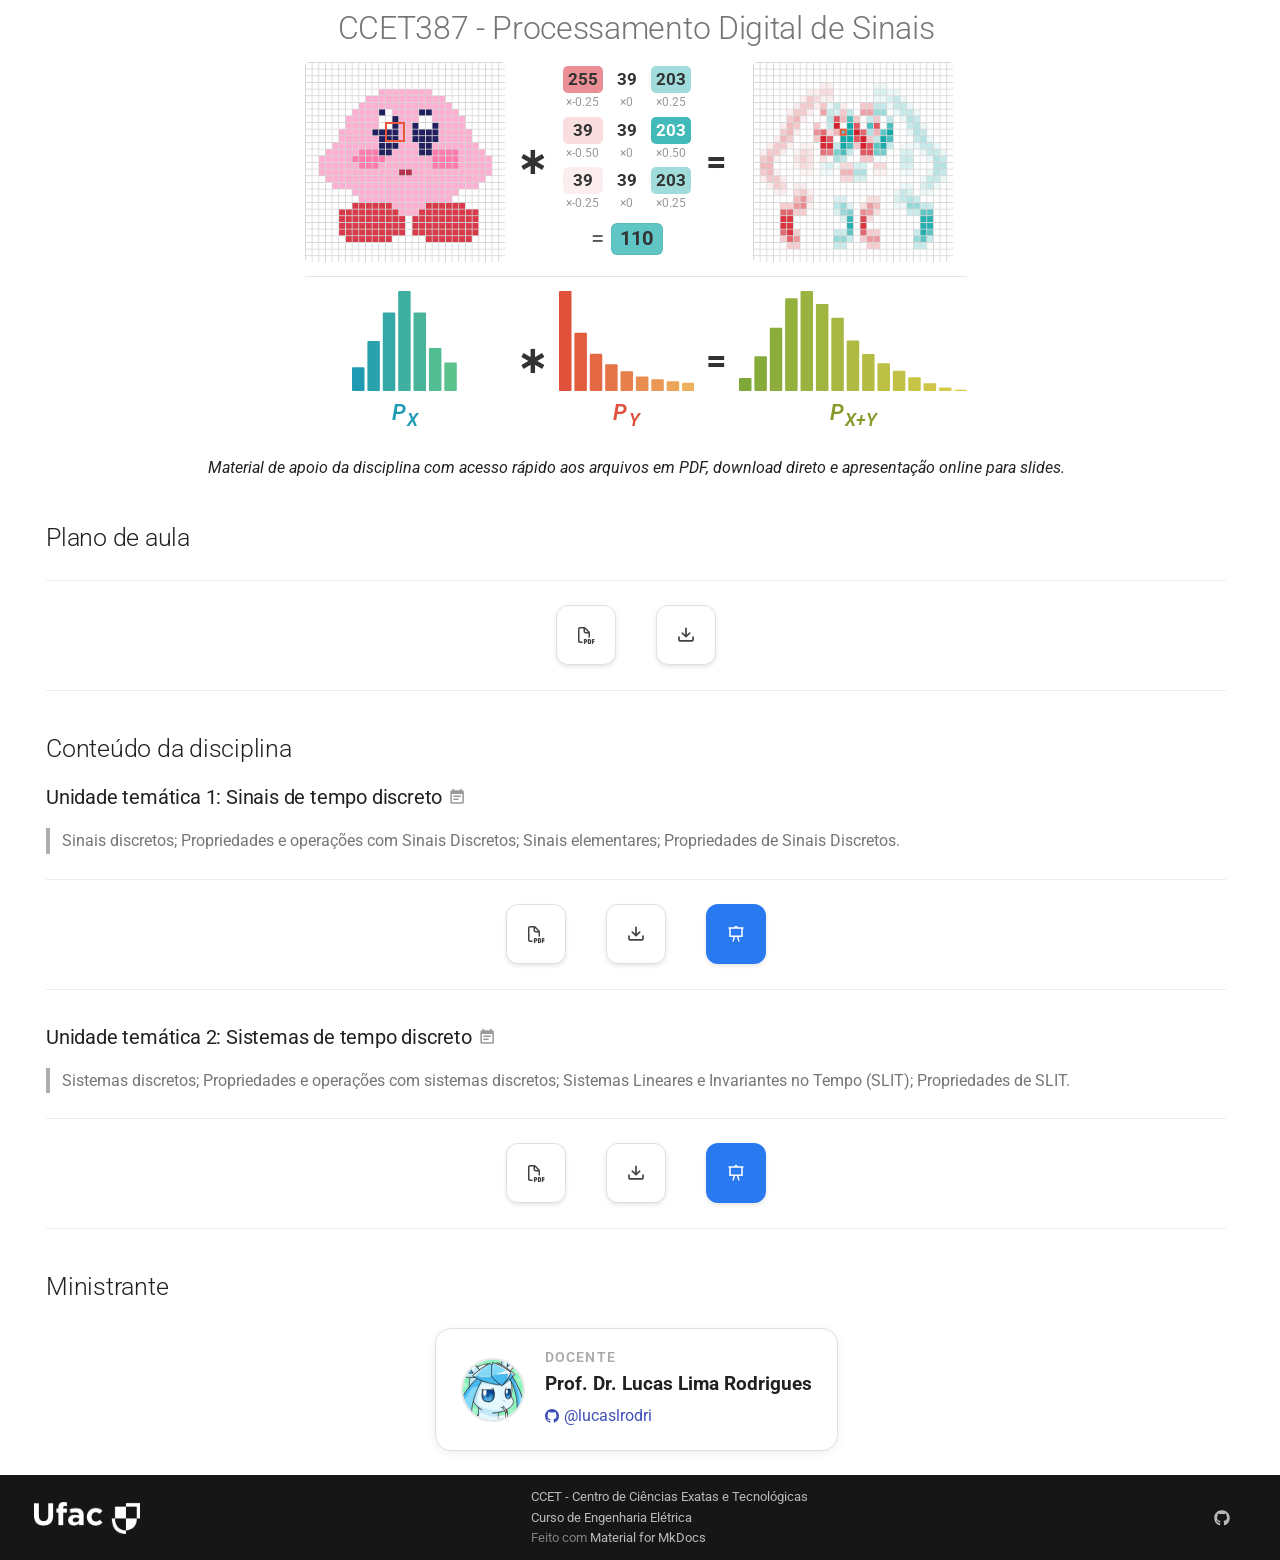
<file: index.html>
<!doctype html>
<html lang="pt" class="no-js">
  <head>
    
      <meta charset="utf-8">
      <meta name="viewport" content="width=device-width,initial-scale=1">
      
        <meta name="description" content="Material da disciplina de Processamento Digital de Sinais">
      
      
      
        <link rel="canonical" href="https://lucaslrodri.github.io/PDS-Aulas/index.html">
      
      
      
      
        
      
      
      <link rel="icon" href="assets/favicon.svg">
      <meta name="generator" content="mkdocs-1.6.1, mkdocs-material-9.7.6">
    
    
      
        <title>PDS - Aulas</title>
      
    
    
      <link rel="stylesheet" href="assets/stylesheets/main.484c7ddc.min.css">
      
        
        <link rel="stylesheet" href="assets/stylesheets/palette.ab4e12ef.min.css">
      
      


    
    
      
    
    
      
        
        
        <link rel="preconnect" href="https://fonts.gstatic.com" crossorigin>
        <link rel="stylesheet" href="https://fonts.googleapis.com/css?family=Roboto:300,300i,400,400i,700,700i%7CRoboto+Mono:400,400i,700,700i&display=fallback">
        <style>:root{--md-text-font:"Roboto";--md-code-font:"Roboto Mono"}</style>
      
    
    
      <link rel="stylesheet" href="assets/custom.css">
    
    <script>__md_scope=new URL(".",location),__md_hash=e=>[...e].reduce(((e,_)=>(e<<5)-e+_.charCodeAt(0)),0),__md_get=(e,_=localStorage,t=__md_scope)=>JSON.parse(_.getItem(t.pathname+"."+e)),__md_set=(e,_,t=localStorage,a=__md_scope)=>{try{t.setItem(a.pathname+"."+e,JSON.stringify(_))}catch(e){}}</script>
    
      

    
    
  </head>
  
  
    
    
    
    
    
    <body dir="ltr" data-md-color-scheme="default" data-md-color-primary="white" data-md-color-accent="custom">
  
    
    <input class="md-toggle" data-md-toggle="drawer" type="checkbox" id="__drawer" autocomplete="off">
    <input class="md-toggle" data-md-toggle="search" type="checkbox" id="__search" autocomplete="off">
    <label class="md-overlay" for="__drawer"></label>
    <div data-md-component="skip">
      
        
        <a href="#ccet387-processamento-digital-de-sinais" class="md-skip">
          Pular para conteúdo
        </a>
      
    </div>
    <div data-md-component="announce">
      
    </div>
    
    
      

  

<header class="md-header md-header--shadow" data-md-component="header">
  <nav class="md-header__inner md-grid" aria-label="Cabeçalho">
    <a href="index.html" title="PDS - Aulas" class="md-header__button md-logo" aria-label="PDS - Aulas" data-md-component="logo">
      
  <img src="assets/favicon.svg" alt="logo">

    </a>
    <label class="md-header__button md-icon" for="__drawer">
      
      <svg xmlns="http://www.w3.org/2000/svg" viewBox="0 0 24 24"><path d="M3 6h18v2H3zm0 5h18v2H3zm0 5h18v2H3z"/></svg>
    </label>
    <div class="md-header__title" data-md-component="header-title">
      <div class="md-header__ellipsis">
        <div class="md-header__topic">
          <span class="md-ellipsis">
            PDS - Aulas
          </span>
        </div>
        <div class="md-header__topic" data-md-component="header-topic">
          <span class="md-ellipsis">
            
              Início
            
          </span>
        </div>
      </div>
    </div>
    
      
    
    
    
    
      
      
        <label class="md-header__button md-icon" for="__search">
          
          <svg xmlns="http://www.w3.org/2000/svg" viewBox="0 0 24 24"><path d="M9.5 3A6.5 6.5 0 0 1 16 9.5c0 1.61-.59 3.09-1.56 4.23l.27.27h.79l5 5-1.5 1.5-5-5v-.79l-.27-.27A6.52 6.52 0 0 1 9.5 16 6.5 6.5 0 0 1 3 9.5 6.5 6.5 0 0 1 9.5 3m0 2C7 5 5 7 5 9.5S7 14 9.5 14 14 12 14 9.5 12 5 9.5 5"/></svg>
        </label>
        <div class="md-search" data-md-component="search" role="dialog">
  <label class="md-search__overlay" for="__search"></label>
  <div class="md-search__inner" role="search">
    <form class="md-search__form" name="search">
      <input type="text" class="md-search__input" name="query" aria-label="Buscar" placeholder="Buscar" autocapitalize="off" autocorrect="off" autocomplete="off" spellcheck="false" data-md-component="search-query" required>
      <label class="md-search__icon md-icon" for="__search">
        
        <svg xmlns="http://www.w3.org/2000/svg" viewBox="0 0 24 24"><path d="M9.5 3A6.5 6.5 0 0 1 16 9.5c0 1.61-.59 3.09-1.56 4.23l.27.27h.79l5 5-1.5 1.5-5-5v-.79l-.27-.27A6.52 6.52 0 0 1 9.5 16 6.5 6.5 0 0 1 3 9.5 6.5 6.5 0 0 1 9.5 3m0 2C7 5 5 7 5 9.5S7 14 9.5 14 14 12 14 9.5 12 5 9.5 5"/></svg>
        
        <svg xmlns="http://www.w3.org/2000/svg" viewBox="0 0 24 24"><path d="M20 11v2H8l5.5 5.5-1.42 1.42L4.16 12l7.92-7.92L13.5 5.5 8 11z"/></svg>
      </label>
      <nav class="md-search__options" aria-label="Pesquisar">
        
        <button type="reset" class="md-search__icon md-icon" title="Limpar" aria-label="Limpar" tabindex="-1">
          
          <svg xmlns="http://www.w3.org/2000/svg" viewBox="0 0 24 24"><path d="M19 6.41 17.59 5 12 10.59 6.41 5 5 6.41 10.59 12 5 17.59 6.41 19 12 13.41 17.59 19 19 17.59 13.41 12z"/></svg>
        </button>
      </nav>
      
    </form>
    <div class="md-search__output">
      <div class="md-search__scrollwrap" tabindex="0" data-md-scrollfix>
        <div class="md-search-result" data-md-component="search-result">
          <div class="md-search-result__meta">
            Inicializando busca
          </div>
          <ol class="md-search-result__list" role="presentation"></ol>
        </div>
      </div>
    </div>
  </div>
</div>
      
    
    
      <div class="md-header__source">
        <a href="https://github.com/lucaslrodri/PDS-Aulas/" title="Ir para repositório" class="md-source" data-md-component="source">
  <div class="md-source__icon md-icon">
    
    <svg xmlns="http://www.w3.org/2000/svg" viewBox="0 0 512 512"><!--! Font Awesome Free 7.1.0 by @fontawesome - https://fontawesome.com License - https://fontawesome.com/license/free (Icons: CC BY 4.0, Fonts: SIL OFL 1.1, Code: MIT License) Copyright 2025 Fonticons, Inc.--><path d="M173.9 397.4c0 2-2.3 3.6-5.2 3.6-3.3.3-5.6-1.3-5.6-3.6 0-2 2.3-3.6 5.2-3.6 3-.3 5.6 1.3 5.6 3.6m-31.1-4.5c-.7 2 1.3 4.3 4.3 4.9 2.6 1 5.6 0 6.2-2s-1.3-4.3-4.3-5.2c-2.6-.7-5.5.3-6.2 2.3m44.2-1.7c-2.9.7-4.9 2.6-4.6 4.9.3 2 2.9 3.3 5.9 2.6 2.9-.7 4.9-2.6 4.6-4.6-.3-1.9-3-3.2-5.9-2.9M252.8 8C114.1 8 8 113.3 8 252c0 110.9 69.8 205.8 169.5 239.2 12.8 2.3 17.3-5.6 17.3-12.1 0-6.2-.3-40.4-.3-61.4 0 0-70 15-84.7-29.8 0 0-11.4-29.1-27.8-36.6 0 0-22.9-15.7 1.6-15.4 0 0 24.9 2 38.6 25.8 21.9 38.6 58.6 27.5 72.9 20.9 2.3-16 8.8-27.1 16-33.7-55.9-6.2-112.3-14.3-112.3-110.5 0-27.5 7.6-41.3 23.6-58.9-2.6-6.5-11.1-33.3 2.6-67.9 20.9-6.5 69 27 69 27 20-5.6 41.5-8.5 62.8-8.5s42.8 2.9 62.8 8.5c0 0 48.1-33.6 69-27 13.7 34.7 5.2 61.4 2.6 67.9 16 17.7 25.8 31.5 25.8 58.9 0 96.5-58.9 104.2-114.8 110.5 9.2 7.9 17 22.9 17 46.4 0 33.7-.3 75.4-.3 83.6 0 6.5 4.6 14.4 17.3 12.1C436.2 457.8 504 362.9 504 252 504 113.3 391.5 8 252.8 8M105.2 352.9c-1.3 1-1 3.3.7 5.2 1.6 1.6 3.9 2.3 5.2 1 1.3-1 1-3.3-.7-5.2-1.6-1.6-3.9-2.3-5.2-1m-10.8-8.1c-.7 1.3.3 2.9 2.3 3.9 1.6 1 3.6.7 4.3-.7.7-1.3-.3-2.9-2.3-3.9-2-.6-3.6-.3-4.3.7m32.4 35.6c-1.6 1.3-1 4.3 1.3 6.2 2.3 2.3 5.2 2.6 6.5 1 1.3-1.3.7-4.3-1.3-6.2-2.2-2.3-5.2-2.6-6.5-1m-11.4-14.7c-1.6 1-1.6 3.6 0 5.9s4.3 3.3 5.6 2.3c1.6-1.3 1.6-3.9 0-6.2-1.4-2.3-4-3.3-5.6-2"/></svg>
  </div>
  <div class="md-source__repository">
    GitHub
  </div>
</a>
      </div>
    
  </nav>
  
</header>
    
    <div class="md-container" data-md-component="container">
      
      
        
          
        
      
      <main class="md-main" data-md-component="main">
        <div class="md-main__inner md-grid">
          
            
              
                
              
              <div class="md-sidebar md-sidebar--primary" data-md-component="sidebar" data-md-type="navigation" hidden>
                <div class="md-sidebar__scrollwrap">
                  <div class="md-sidebar__inner">
                    



<nav class="md-nav md-nav--primary" aria-label="Navegação" data-md-level="0">
  <label class="md-nav__title" for="__drawer">
    <a href="index.html" title="PDS - Aulas" class="md-nav__button md-logo" aria-label="PDS - Aulas" data-md-component="logo">
      
  <img src="assets/favicon.svg" alt="logo">

    </a>
    PDS - Aulas
  </label>
  
    <div class="md-nav__source">
      <a href="https://github.com/lucaslrodri/PDS-Aulas/" title="Ir para repositório" class="md-source" data-md-component="source">
  <div class="md-source__icon md-icon">
    
    <svg xmlns="http://www.w3.org/2000/svg" viewBox="0 0 512 512"><!--! Font Awesome Free 7.1.0 by @fontawesome - https://fontawesome.com License - https://fontawesome.com/license/free (Icons: CC BY 4.0, Fonts: SIL OFL 1.1, Code: MIT License) Copyright 2025 Fonticons, Inc.--><path d="M173.9 397.4c0 2-2.3 3.6-5.2 3.6-3.3.3-5.6-1.3-5.6-3.6 0-2 2.3-3.6 5.2-3.6 3-.3 5.6 1.3 5.6 3.6m-31.1-4.5c-.7 2 1.3 4.3 4.3 4.9 2.6 1 5.6 0 6.2-2s-1.3-4.3-4.3-5.2c-2.6-.7-5.5.3-6.2 2.3m44.2-1.7c-2.9.7-4.9 2.6-4.6 4.9.3 2 2.9 3.3 5.9 2.6 2.9-.7 4.9-2.6 4.6-4.6-.3-1.9-3-3.2-5.9-2.9M252.8 8C114.1 8 8 113.3 8 252c0 110.9 69.8 205.8 169.5 239.2 12.8 2.3 17.3-5.6 17.3-12.1 0-6.2-.3-40.4-.3-61.4 0 0-70 15-84.7-29.8 0 0-11.4-29.1-27.8-36.6 0 0-22.9-15.7 1.6-15.4 0 0 24.9 2 38.6 25.8 21.9 38.6 58.6 27.5 72.9 20.9 2.3-16 8.8-27.1 16-33.7-55.9-6.2-112.3-14.3-112.3-110.5 0-27.5 7.6-41.3 23.6-58.9-2.6-6.5-11.1-33.3 2.6-67.9 20.9-6.5 69 27 69 27 20-5.6 41.5-8.5 62.8-8.5s42.8 2.9 62.8 8.5c0 0 48.1-33.6 69-27 13.7 34.7 5.2 61.4 2.6 67.9 16 17.7 25.8 31.5 25.8 58.9 0 96.5-58.9 104.2-114.8 110.5 9.2 7.9 17 22.9 17 46.4 0 33.7-.3 75.4-.3 83.6 0 6.5 4.6 14.4 17.3 12.1C436.2 457.8 504 362.9 504 252 504 113.3 391.5 8 252.8 8M105.2 352.9c-1.3 1-1 3.3.7 5.2 1.6 1.6 3.9 2.3 5.2 1 1.3-1 1-3.3-.7-5.2-1.6-1.6-3.9-2.3-5.2-1m-10.8-8.1c-.7 1.3.3 2.9 2.3 3.9 1.6 1 3.6.7 4.3-.7.7-1.3-.3-2.9-2.3-3.9-2-.6-3.6-.3-4.3.7m32.4 35.6c-1.6 1.3-1 4.3 1.3 6.2 2.3 2.3 5.2 2.6 6.5 1 1.3-1.3.7-4.3-1.3-6.2-2.2-2.3-5.2-2.6-6.5-1m-11.4-14.7c-1.6 1-1.6 3.6 0 5.9s4.3 3.3 5.6 2.3c1.6-1.3 1.6-3.9 0-6.2-1.4-2.3-4-3.3-5.6-2"/></svg>
  </div>
  <div class="md-source__repository">
    GitHub
  </div>
</a>
    </div>
  
  <ul class="md-nav__list" data-md-scrollfix>
    
      
      
  
  
    
  
  
  
    <li class="md-nav__item md-nav__item--active">
      
      <input class="md-nav__toggle md-toggle" type="checkbox" id="__toc">
      
      
        
      
      
        <label class="md-nav__link md-nav__link--active" for="__toc">
          
  
  
  <span class="md-ellipsis">
    
  
    Início
  

    
  </span>
  
  

          <span class="md-nav__icon md-icon"></span>
        </label>
      
      <a href="index.html" class="md-nav__link md-nav__link--active">
        
  
  
  <span class="md-ellipsis">
    
  
    Início
  

    
  </span>
  
  

      </a>
      
        

<nav class="md-nav md-nav--secondary" aria-label="Índice">
  
  
  
    
  
  
    <label class="md-nav__title" for="__toc">
      <span class="md-nav__icon md-icon"></span>
      Índice
    </label>
    <ul class="md-nav__list" data-md-component="toc" data-md-scrollfix>
      
        <li class="md-nav__item">
  <a href="#plano-de-aula" class="md-nav__link">
    <span class="md-ellipsis">
      
        Plano de aula
      
    </span>
  </a>
  
</li>
      
        <li class="md-nav__item">
  <a href="#conteudo-da-disciplina" class="md-nav__link">
    <span class="md-ellipsis">
      
        Conteúdo da disciplina
      
    </span>
  </a>
  
    <nav class="md-nav" aria-label="Conteúdo da disciplina">
      <ul class="md-nav__list">
        
          <li class="md-nav__item">
  <a href="#unidade-tematica-1-sinais-de-tempo-discreto" class="md-nav__link">
    <span class="md-ellipsis">
      
        Unidade temática 1: Sinais de tempo discreto
      
    </span>
  </a>
  
</li>
        
          <li class="md-nav__item">
  <a href="#unidade-tematica-2-sistemas-de-tempo-discreto" class="md-nav__link">
    <span class="md-ellipsis">
      
        Unidade temática 2: Sistemas de tempo discreto
      
    </span>
  </a>
  
</li>
        
      </ul>
    </nav>
  
</li>
      
        <li class="md-nav__item">
  <a href="#ministrante" class="md-nav__link">
    <span class="md-ellipsis">
      
        Ministrante
      
    </span>
  </a>
  
</li>
      
    </ul>
  
</nav>
      
    </li>
  

    
  </ul>
</nav>
                  </div>
                </div>
              </div>
            
            
              
                
              
              <div class="md-sidebar md-sidebar--secondary" data-md-component="sidebar" data-md-type="toc" >
                <div class="md-sidebar__scrollwrap">
                  <div class="md-sidebar__inner">
                    

<nav class="md-nav md-nav--secondary" aria-label="Índice">
  
  
  
    
  
  
    <label class="md-nav__title" for="__toc">
      <span class="md-nav__icon md-icon"></span>
      Índice
    </label>
    <ul class="md-nav__list" data-md-component="toc" data-md-scrollfix>
      
        <li class="md-nav__item">
  <a href="#plano-de-aula" class="md-nav__link">
    <span class="md-ellipsis">
      
        Plano de aula
      
    </span>
  </a>
  
</li>
      
        <li class="md-nav__item">
  <a href="#conteudo-da-disciplina" class="md-nav__link">
    <span class="md-ellipsis">
      
        Conteúdo da disciplina
      
    </span>
  </a>
  
    <nav class="md-nav" aria-label="Conteúdo da disciplina">
      <ul class="md-nav__list">
        
          <li class="md-nav__item">
  <a href="#unidade-tematica-1-sinais-de-tempo-discreto" class="md-nav__link">
    <span class="md-ellipsis">
      
        Unidade temática 1: Sinais de tempo discreto
      
    </span>
  </a>
  
</li>
        
          <li class="md-nav__item">
  <a href="#unidade-tematica-2-sistemas-de-tempo-discreto" class="md-nav__link">
    <span class="md-ellipsis">
      
        Unidade temática 2: Sistemas de tempo discreto
      
    </span>
  </a>
  
</li>
        
      </ul>
    </nav>
  
</li>
      
        <li class="md-nav__item">
  <a href="#ministrante" class="md-nav__link">
    <span class="md-ellipsis">
      
        Ministrante
      
    </span>
  </a>
  
</li>
      
    </ul>
  
</nav>
                  </div>
                </div>
              </div>
            
          
          
            <div class="md-content" data-md-component="content">
              
              <article class="md-content__inner md-typeset">
                
                  
  



  
  


<h1 id="ccet387-processamento-digital-de-sinais">CCET387 - Processamento Digital de Sinais</h1>
<div class="ik-demo" data-src="assets/kirby-pixel.png" data-cols="30">
  <div class="ik-top">
    <div class="ik-stage"><canvas class="ik-canvas ik-in"></canvas><div class="ik-box ik-box-in"></div></div>
    <span class="ik-op">∗</span>
    <div class="ik-mid">
      <div class="ik-terms"></div>
      <div class="ik-sum"><span class="ik-eq2">=</span><span class="ik-result">–</span></div>
    </div>
    <span class="ik-op ik-op-eq">=</span>
    <div class="ik-stage"><canvas class="ik-canvas ik-out"></canvas><div class="ik-box ik-box-out"></div></div>
  </div>
  <div class="ik-divider"></div>
  <div class="ik-bot">
    <div class="ik-hist" data-dist="px"></div>
    <span class="ik-op">∗</span>
    <div class="ik-hist" data-dist="py"></div>
    <span class="ik-op">=</span>
    <div class="ik-hist" data-dist="pxy"></div>
  </div>
</div>

<p align="center"><em>Material de apoio da disciplina com acesso rápido aos arquivos em PDF, download direto e apresentação online para slides.</em></p>

<h2 id="plano-de-aula">Plano de aula</h2>
<hr />
<div class="icon-actions">
<p><a aria-label="Abrir PDF" class="icon-card" href="https://github.com/lucaslrodri/PDS-Aulas/blob/main/pds-plano-de-aula/pds-plano-de-aula.pdf" target="_blank"><span class="twemoji"><svg xmlns="http://www.w3.org/2000/svg" viewBox="0 0 576 512"><!--! Font Awesome Free 7.1.0 by @fontawesome - https://fontawesome.com License - https://fontawesome.com/license/free (Icons: CC BY 4.0, Fonts: SIL OFL 1.1, Code: MIT License) Copyright 2025 Fonticons, Inc.--><path d="M208 48H96c-8.8 0-16 7.2-16 16v384c0 8.8 7.2 16 16 16h80v48H96c-35.3 0-64-28.7-64-64V64C32 28.7 60.7 0 96 0h133.5c17 0 33.3 6.7 45.3 18.7l122.5 122.6c12 12 18.7 28.3 18.7 45.3v149.5h-48v-128h-88c-39.8 0-72-32.2-72-72v-88zm140.1 112L256 67.9V136c0 13.3 10.7 24 24 24zM240 380h32c33.1 0 60 26.9 60 60s-26.9 60-60 60h-12v28c0 11-9 20-20 20s-20-9-20-20V400c0-11 9-20 20-20m32 80c11 0 20-9 20-20s-9-20-20-20h-12v40zm96-80h32c28.7 0 52 23.3 52 52v64c0 28.7-23.3 52-52 52h-32c-11 0-20-9-20-20V400c0-11 9-20 20-20m32 128c6.6 0 12-5.4 12-12v-64c0-6.6-5.4-12-12-12h-12v88zm76-108c0-11 9-20 20-20h48c11 0 20 9 20 20s-9 20-20 20h-28v24h28c11 0 20 9 20 20s-9 20-20 20h-28v44c0 11-9 20-20 20s-20-9-20-20z"/></svg></span></a></p>
<p><a aria-label="Download PDF" class="icon-card" href="https://raw.githubusercontent.com/lucaslrodri/PDS-Aulas/main/pds-plano-de-aula/pds-plano-de-aula.pdf" target="_blank"><span class="twemoji"><svg xmlns="http://www.w3.org/2000/svg" viewBox="0 0 16 16"><path d="M2.75 14A1.75 1.75 0 0 1 1 12.25v-2.5a.75.75 0 0 1 1.5 0v2.5c0 .138.112.25.25.25h10.5a.25.25 0 0 0 .25-.25v-2.5a.75.75 0 0 1 1.5 0v2.5A1.75 1.75 0 0 1 13.25 14Z"/><path d="M7.25 7.689V2a.75.75 0 0 1 1.5 0v5.689l1.97-1.969a.749.749 0 1 1 1.06 1.06l-3.25 3.25a.75.75 0 0 1-1.06 0L4.22 6.78a.749.749 0 1 1 1.06-1.06z"/></svg></span></a></p>
</div>
<hr />
<h2 id="conteudo-da-disciplina">Conteúdo da disciplina</h2>
<h3 id="unidade-tematica-1-sinais-de-tempo-discreto">Unidade temática 1: Sinais de tempo discreto <span class="twemoji tooltip-info" title="4 Encontros"><svg xmlns="http://www.w3.org/2000/svg" viewBox="0 0 24 24"><path d="M14 14H7v2h7m5 3H5V8h14m0-5h-1V1h-2v2H8V1H6v2H5a2 2 0 0 0-2 2v14a2 2 0 0 0 2 2h14a2 2 0 0 0 2-2V5a2 2 0 0 0-2-2m-2 7H7v2h10z"/></svg></span></h3>
<blockquote>
<p>Sinais discretos; Propriedades e operações com Sinais Discretos; Sinais elementares; Propriedades de Sinais Discretos.</p>
</blockquote>
<hr />
<div class="icon-actions">
<p><a aria-label="Abrir PDF" class="icon-card" href="https://github.com/lucaslrodri/PDS-Aulas/blob/main/pds-01-sinais-de-tempo-discreto/pds-01-sinais-de-tempo-discreto.pdf" target="_blank"><span class="twemoji"><svg xmlns="http://www.w3.org/2000/svg" viewBox="0 0 576 512"><!--! Font Awesome Free 7.1.0 by @fontawesome - https://fontawesome.com License - https://fontawesome.com/license/free (Icons: CC BY 4.0, Fonts: SIL OFL 1.1, Code: MIT License) Copyright 2025 Fonticons, Inc.--><path d="M208 48H96c-8.8 0-16 7.2-16 16v384c0 8.8 7.2 16 16 16h80v48H96c-35.3 0-64-28.7-64-64V64C32 28.7 60.7 0 96 0h133.5c17 0 33.3 6.7 45.3 18.7l122.5 122.6c12 12 18.7 28.3 18.7 45.3v149.5h-48v-128h-88c-39.8 0-72-32.2-72-72v-88zm140.1 112L256 67.9V136c0 13.3 10.7 24 24 24zM240 380h32c33.1 0 60 26.9 60 60s-26.9 60-60 60h-12v28c0 11-9 20-20 20s-20-9-20-20V400c0-11 9-20 20-20m32 80c11 0 20-9 20-20s-9-20-20-20h-12v40zm96-80h32c28.7 0 52 23.3 52 52v64c0 28.7-23.3 52-52 52h-32c-11 0-20-9-20-20V400c0-11 9-20 20-20m32 128c6.6 0 12-5.4 12-12v-64c0-6.6-5.4-12-12-12h-12v88zm76-108c0-11 9-20 20-20h48c11 0 20 9 20 20s-9 20-20 20h-28v24h28c11 0 20 9 20 20s-9 20-20 20h-28v44c0 11-9 20-20 20s-20-9-20-20z"/></svg></span></a></p>
<p><a aria-label="Download PDF" class="icon-card" href="https://raw.githubusercontent.com/lucaslrodri/PDS-Aulas/main/pds-01-sinais-de-tempo-discreto/pds-01-sinais-de-tempo-discreto.pdf" target="_blank"><span class="twemoji"><svg xmlns="http://www.w3.org/2000/svg" viewBox="0 0 16 16"><path d="M2.75 14A1.75 1.75 0 0 1 1 12.25v-2.5a.75.75 0 0 1 1.5 0v2.5c0 .138.112.25.25.25h10.5a.25.25 0 0 0 .25-.25v-2.5a.75.75 0 0 1 1.5 0v2.5A1.75 1.75 0 0 1 13.25 14Z"/><path d="M7.25 7.689V2a.75.75 0 0 1 1.5 0v5.689l1.97-1.969a.749.749 0 1 1 1.06 1.06l-3.25 3.25a.75.75 0 0 1-1.06 0L4.22 6.78a.749.749 0 1 1 1.06-1.06z"/></svg></span></a></p>
<p><a aria-label="Apresentação" class="icon-card icon-outlined" href="presentations/pds-01-sinais-de-tempo-discreto.html" target="_blank"><span class="twemoji"><svg xmlns="http://www.w3.org/2000/svg" viewBox="0 0 24 24"><path d="M2 3h8a2 2 0 0 1 2-2 2 2 0 0 1 2 2h8v2h-1v11h-5.75L17 22h-2l-1.75-6h-2.5L9 22H7l1.75-6H3V5H2zm3 2v9h14V5z"/></svg></span></a></p>
</div>
<hr />
<h3 id="unidade-tematica-2-sistemas-de-tempo-discreto">Unidade temática 2: Sistemas de tempo discreto <span class="twemoji tooltip-info" title="4 Encontros"><svg xmlns="http://www.w3.org/2000/svg" viewBox="0 0 24 24"><path d="M14 14H7v2h7m5 3H5V8h14m0-5h-1V1h-2v2H8V1H6v2H5a2 2 0 0 0-2 2v14a2 2 0 0 0 2 2h14a2 2 0 0 0 2-2V5a2 2 0 0 0-2-2m-2 7H7v2h10z"/></svg></span></h3>
<blockquote>
<p>Sistemas discretos; Propriedades e operações com sistemas discretos; Sistemas Lineares e Invariantes no Tempo (SLIT); Propriedades de SLIT.</p>
</blockquote>
<hr />
<div class="icon-actions">
<p><a aria-label="Abrir PDF" class="icon-card" href="https://github.com/lucaslrodri/PDS-Aulas/blob/main/pds-02-sistemas-de-tempo-discreto/pds-02-sistemas-de-tempo-discreto.pdf" target="_blank"><span class="twemoji"><svg xmlns="http://www.w3.org/2000/svg" viewBox="0 0 576 512"><!--! Font Awesome Free 7.1.0 by @fontawesome - https://fontawesome.com License - https://fontawesome.com/license/free (Icons: CC BY 4.0, Fonts: SIL OFL 1.1, Code: MIT License) Copyright 2025 Fonticons, Inc.--><path d="M208 48H96c-8.8 0-16 7.2-16 16v384c0 8.8 7.2 16 16 16h80v48H96c-35.3 0-64-28.7-64-64V64C32 28.7 60.7 0 96 0h133.5c17 0 33.3 6.7 45.3 18.7l122.5 122.6c12 12 18.7 28.3 18.7 45.3v149.5h-48v-128h-88c-39.8 0-72-32.2-72-72v-88zm140.1 112L256 67.9V136c0 13.3 10.7 24 24 24zM240 380h32c33.1 0 60 26.9 60 60s-26.9 60-60 60h-12v28c0 11-9 20-20 20s-20-9-20-20V400c0-11 9-20 20-20m32 80c11 0 20-9 20-20s-9-20-20-20h-12v40zm96-80h32c28.7 0 52 23.3 52 52v64c0 28.7-23.3 52-52 52h-32c-11 0-20-9-20-20V400c0-11 9-20 20-20m32 128c6.6 0 12-5.4 12-12v-64c0-6.6-5.4-12-12-12h-12v88zm76-108c0-11 9-20 20-20h48c11 0 20 9 20 20s-9 20-20 20h-28v24h28c11 0 20 9 20 20s-9 20-20 20h-28v44c0 11-9 20-20 20s-20-9-20-20z"/></svg></span></a></p>
<p><a aria-label="Download PDF" class="icon-card" href="https://raw.githubusercontent.com/lucaslrodri/PDS-Aulas/main/pds-02-sistemas-de-tempo-discreto/pds-02-sistemas-de-tempo-discreto.pdf" target="_blank"><span class="twemoji"><svg xmlns="http://www.w3.org/2000/svg" viewBox="0 0 16 16"><path d="M2.75 14A1.75 1.75 0 0 1 1 12.25v-2.5a.75.75 0 0 1 1.5 0v2.5c0 .138.112.25.25.25h10.5a.25.25 0 0 0 .25-.25v-2.5a.75.75 0 0 1 1.5 0v2.5A1.75 1.75 0 0 1 13.25 14Z"/><path d="M7.25 7.689V2a.75.75 0 0 1 1.5 0v5.689l1.97-1.969a.749.749 0 1 1 1.06 1.06l-3.25 3.25a.75.75 0 0 1-1.06 0L4.22 6.78a.749.749 0 1 1 1.06-1.06z"/></svg></span></a></p>
<p><a aria-label="Apresentação" class="icon-card icon-outlined" href="presentations/pds-02-sistemas-de-tempo-discreto.html" target="_blank"><span class="twemoji"><svg xmlns="http://www.w3.org/2000/svg" viewBox="0 0 24 24"><path d="M2 3h8a2 2 0 0 1 2-2 2 2 0 0 1 2 2h8v2h-1v11h-5.75L17 22h-2l-1.75-6h-2.5L9 22H7l1.75-6H3V5H2zm3 2v9h14V5z"/></svg></span></a></p>
</div>
<hr />
<h2 id="ministrante">Ministrante</h2>
<div class="docente-card">
  <div class="docente-avatar-wrapper">
    <img class="docente-avatar" src="assets/glaceon_avatar.svg" alt="Avatar do docente">
  </div>
  <div class="docente-info">
    <span class="docente-label">Docente</span>
    <strong class="docente-name">Prof. Dr. Lucas Lima Rodrigues</strong>
    <a class="docente-github" href="https://github.com/lucaslrodri" target="_blank" rel="noopener">
      <svg xmlns="http://www.w3.org/2000/svg" viewBox="0 0 16 16" aria-hidden="true"><path d="M8 0c4.42 0 8 3.58 8 8a8.013 8.013 0 0 1-5.45 7.59c-.4.08-.55-.17-.55-.38 0-.27.01-1.13.01-2.2 0-.75-.25-1.23-.54-1.48 1.78-.2 3.65-.88 3.65-3.95 0-.88-.31-1.59-.82-2.15.08-.2.36-1.02-.08-2.12 0 0-.67-.22-2.2.82-.64-.18-1.32-.27-2-.27-.68 0-1.36.09-2 .27-1.53-1.03-2.2-.82-2.2-.82-.44 1.1-.16 1.92-.08 2.12-.51.56-.82 1.28-.82 2.15 0 3.06 1.86 3.75 3.64 3.95-.23.2-.44.55-.51 1.07-.46.21-1.61.55-2.33-.66-.15-.24-.6-.83-1.23-.82-.67.01-.27.38.01.53.34.19.73.9.82 1.13.16.45.68 1.31 2.69.94 0 .67.01 1.3.01 1.49 0 .21-.15.45-.55.38A7.995 7.995 0 0 1 0 8c0-4.42 3.58-8 8-8Z"/></svg>
      @lucaslrodri
    </a>
  </div>
</div>







  
  




  



                
              </article>
            </div>
          
          
<script>var target=document.getElementById(location.hash.slice(1));target&&target.name&&(target.checked=target.name.startsWith("__tabbed_"))</script>
        </div>
        
      </main>
      
        <!-- Footer -->
<footer class="md-footer">
    

  <div class="md-footer-meta md-typeset">
    <div class="md-footer-meta__inner md-grid">
      <div class="md-footer-meta__item md-footer-meta__item--ufac-logo">
        <a href="https://www.ufac.br/" target="_blank">
          <img
            src="assets/ufac_logo_vertical_branco.png"
            alt="Logo da UFAC"
          />
        </a>
      </div>

      <div class="md-copyright md-footer-meta__item--copyright">
  
  <div class="md-copyright__highlight">CCET - Centro de Ciências Exatas e Tecnológicas<br>Curso de Engenharia Elétrica</div>
  
  Feito com
  <a
    href="https://squidfunk.github.io/mkdocs-material/"
    target="_blank"
    rel="noopener"
  >
    Material for MkDocs
  </a>
</div>  
<div class="md-social">
  
    
    
    
    
      
      
    
    <a href="https://github.com/lucaslrodri/PDS-Aulas/" target="_blank" rel="noopener" title="github.com" class="md-social__link">
      <svg xmlns="http://www.w3.org/2000/svg" viewBox="0 0 512 512"><!--! Font Awesome Free 7.1.0 by @fontawesome - https://fontawesome.com License - https://fontawesome.com/license/free (Icons: CC BY 4.0, Fonts: SIL OFL 1.1, Code: MIT License) Copyright 2025 Fonticons, Inc.--><path d="M173.9 397.4c0 2-2.3 3.6-5.2 3.6-3.3.3-5.6-1.3-5.6-3.6 0-2 2.3-3.6 5.2-3.6 3-.3 5.6 1.3 5.6 3.6m-31.1-4.5c-.7 2 1.3 4.3 4.3 4.9 2.6 1 5.6 0 6.2-2s-1.3-4.3-4.3-5.2c-2.6-.7-5.5.3-6.2 2.3m44.2-1.7c-2.9.7-4.9 2.6-4.6 4.9.3 2 2.9 3.3 5.9 2.6 2.9-.7 4.9-2.6 4.6-4.6-.3-1.9-3-3.2-5.9-2.9M252.8 8C114.1 8 8 113.3 8 252c0 110.9 69.8 205.8 169.5 239.2 12.8 2.3 17.3-5.6 17.3-12.1 0-6.2-.3-40.4-.3-61.4 0 0-70 15-84.7-29.8 0 0-11.4-29.1-27.8-36.6 0 0-22.9-15.7 1.6-15.4 0 0 24.9 2 38.6 25.8 21.9 38.6 58.6 27.5 72.9 20.9 2.3-16 8.8-27.1 16-33.7-55.9-6.2-112.3-14.3-112.3-110.5 0-27.5 7.6-41.3 23.6-58.9-2.6-6.5-11.1-33.3 2.6-67.9 20.9-6.5 69 27 69 27 20-5.6 41.5-8.5 62.8-8.5s42.8 2.9 62.8 8.5c0 0 48.1-33.6 69-27 13.7 34.7 5.2 61.4 2.6 67.9 16 17.7 25.8 31.5 25.8 58.9 0 96.5-58.9 104.2-114.8 110.5 9.2 7.9 17 22.9 17 46.4 0 33.7-.3 75.4-.3 83.6 0 6.5 4.6 14.4 17.3 12.1C436.2 457.8 504 362.9 504 252 504 113.3 391.5 8 252.8 8M105.2 352.9c-1.3 1-1 3.3.7 5.2 1.6 1.6 3.9 2.3 5.2 1 1.3-1 1-3.3-.7-5.2-1.6-1.6-3.9-2.3-5.2-1m-10.8-8.1c-.7 1.3.3 2.9 2.3 3.9 1.6 1 3.6.7 4.3-.7.7-1.3-.3-2.9-2.3-3.9-2-.6-3.6-.3-4.3.7m32.4 35.6c-1.6 1.3-1 4.3 1.3 6.2 2.3 2.3 5.2 2.6 6.5 1 1.3-1.3.7-4.3-1.3-6.2-2.2-2.3-5.2-2.6-6.5-1m-11.4-14.7c-1.6 1-1.6 3.6 0 5.9s4.3 3.3 5.6 2.3c1.6-1.3 1.6-3.9 0-6.2-1.4-2.3-4-3.3-5.6-2"/></svg>
    </a>
  
</div> 
    </div>
  </div>
</footer>
      
    </div>
    <div class="md-dialog" data-md-component="dialog">
      <div class="md-dialog__inner md-typeset"></div>
    </div>
    
    
    
      
      
      <script id="__config" type="application/json">{"annotate": null, "base": ".", "features": ["navigation.footer", "content.code.copy"], "search": "assets/javascripts/workers/search.2c215733.min.js", "tags": null, "translations": {"clipboard.copied": "Copiado para \u00e1rea de transfer\u00eancia", "clipboard.copy": "Copiar para \u00e1rea de transfer\u00eancia", "search.result.more.one": "mais 1 nesta p\u00e1gina", "search.result.more.other": "# mais nesta p\u00e1gina", "search.result.none": "Nenhum documento encontrado", "search.result.one": "1 documento encontrado", "search.result.other": "# documentos encontrados", "search.result.placeholder": "Digite para iniciar a busca", "search.result.term.missing": "Ausente", "select.version": "Selecione a vers\u00e3o"}, "version": null}</script>
    
    
      <script src="assets/javascripts/bundle.79ae519e.min.js"></script>
      
        <script src="assets/image-kernels.js"></script>
      
    
  </body>
</html>
</file>
<file: assets/custom.css>
/* === Demonstração interativa de convolução (image kernels) === */
/* Uma única grid de 5 colunas para as duas linhas: a coluna da imagem de
   entrada fica alinhada com P_X, o kernel com P_Y e a saída com P_{X+Y}.
   As linhas usam display:contents para participar dessa mesma grid. */
.ik-demo {
  display: grid;
  grid-template-columns: repeat(5, auto);
  justify-items: center;
  align-items: center;
  column-gap: 0.6rem;
  row-gap: 0.3rem;
  width: max-content;
  max-width: 100%;
  margin: 0.4rem auto 1.2rem;
}

.ik-top,
.ik-bot {
  display: contents;
}

.ik-op {
  font-size: 1.8rem;
  font-weight: 700;
  color: #333;
  line-height: 1;
}

.ik-divider {
  grid-column: 1 / -1;
  width: 100%;
  height: 1px;
  background: #e3e3e3;
  margin: 0.4rem 0;
}

.ik-stage {
  position: relative;
  overflow: hidden;
  line-height: 0;
  border-radius: 4px;
}

.ik-canvas {
  display: block;
  width: 200px;
  height: auto;
  background: #fff;
}

.ik-in {
  cursor: crosshair;
}

.ik-box {
  position: absolute;
  top: 0;
  left: 0;
  border: 2px solid #e8553a;
  box-sizing: border-box;
  pointer-events: none;
  opacity: 0;
  transition: opacity 0.12s ease;
}

.ik-ready .ik-box {
  opacity: 1;
}

/* kernel ~80% da altura das imagens */
.ik-mid {
  display: flex;
  flex-direction: column;
  align-items: center;
  gap: 0.35rem;
}

.ik-terms {
  display: grid;
  grid-template-columns: repeat(3, 1fr);
  gap: 4px;
}

.ik-term {
  text-align: center;
}

.ik-cell {
  width: 40px;
  height: 27px;
  display: flex;
  align-items: center;
  justify-content: center;
  border-radius: 5px;
  font-weight: 700;
  font-size: 0.84rem;
  font-variant-numeric: tabular-nums;
}

.ik-w {
  display: block;
  margin-top: 0;
  font-size: 0.6rem;
  color: #999;
  font-variant-numeric: tabular-nums;
}

.ik-sum {
  display: flex;
  align-items: center;
  gap: 0.35rem;
}

.ik-eq2 {
  font-size: 1.2rem;
  color: #555;
}

.ik-result {
  min-width: 52px;
  height: 32px;
  display: inline-flex;
  align-items: center;
  justify-content: center;
  border-radius: 6px;
  border: 1px solid #0000000f;
  font-weight: 700;
  font-size: 0.98rem;
  font-variant-numeric: tabular-nums;
}

/* histogramas */
.ik-hist {
  display: flex;
  flex-direction: column;
  align-items: center;
}

.ik-hist svg {
  height: 100px;
  width: auto;
}

.ik-hlabel {
  margin-top: 4px;
  font-size: 1.1rem;
  font-style: italic;
  font-weight: 600;
}

/* Mobile/tablet: sem histogramas (poupa espaço) e tudo menor */
@media (max-width: 760px) {
  .ik-bot,
  .ik-divider {
    display: none;
  }
  .ik-canvas {
    width: 150px;
  }
  .ik-op {
    font-size: 1.5rem;
  }
  .ik-cell {
    width: 34px;
    height: 24px;
    font-size: 0.76rem;
  }
  .ik-w {
    font-size: 0.56rem;
  }
  .ik-result {
    min-width: 46px;
    height: 28px;
    font-size: 0.9rem;
  }
}

/* Quando os 3 elementos não cabem lado a lado, empilha na vertical */
@media (max-width: 520px) {
  .ik-demo {
    grid-template-columns: 1fr;
    width: 100%;
    row-gap: 0.4rem;
  }
  .ik-canvas {
    width: 56vw;
    max-width: 230px;
  }
}

/* Tooltip info icon next to title */
.tooltip-info {
  display: inline-flex;
  align-items: center;
  justify-content: center;
  vertical-align: baseline;
  margin-left: 0em;
  line-height: 1;
  font-size: 0.9em;
  color: #999;
  cursor: help;
  position: relative;
  top: 0.1em;
}

.tooltip-info svg,
.tooltip-info img {
  display: inline-block;
  width: 1em;
  height: 1em;
  vertical-align: middle;
}

.tooltip-info:hover {
  color: #666;
}

.tooltip-info::after {
  content: attr(title);
  position: absolute;
  bottom: 125%;
  left: 50%;
  transform: translateX(-50%);
  background-color: rgba(0, 0, 0, 0.85);
  color: white;
  padding: 0.5em 0.75em;
  border-radius: 0.3em;
  font-size: 0.9em;
  white-space: nowrap;
  z-index: 1000;
  pointer-events: none;
  opacity: 0;
  transition: opacity 0.2s ease;
}

.tooltip-info::before {
  content: "";
  position: absolute;
  bottom: 120%;
  left: 50%;
  transform: translateX(-50%);
  border: 5px solid transparent;
  border-top-color: rgba(0, 0, 0, 0.85);
  z-index: 1000;
  pointer-events: none;
  opacity: 0;
  transition: opacity 0.2s ease;
}

.tooltip-info:hover::after,
.tooltip-info:hover::before {
  opacity: 1;
}

/* Icon action cards grid */
.icon-actions {
  display: flex;
  justify-content: center;
  align-items: center;
  gap: 2rem;
  margin-top: 0.4rem;
  margin-bottom: 0.4rem;
  flex-wrap: nowrap;
}

.icon-actions p {
  margin: 0;
  display: inline-block;
}

/* Individual icon card */
.icon-card {
  display: inline-flex;
  align-items: center;
  justify-content: center;
  width: 60px;
  height: 60px;
  background-color: #ffffff;
  border-radius: 12px;
  box-shadow: 0 2px 4px rgba(0, 0, 0, 0.1);
  color: #424242;
  text-decoration: none;
  transition: all 0.2s ease;
  position: relative;
  border: 1px solid #e0e0e0;
}

.icon-card:hover {
  box-shadow: 0 4px 12px rgba(0, 0, 0, 0.15);
  transform: translateY(-2px);
}

.icon-card svg {
  width: 36px;
  height: 36px;
  display: block;
  color: #424242;
  transition: color 0.2s ease;
}

.icon-card:hover svg {
  color: #2979f0;
}

/* Outlined style for presentation button */
.icon-card.icon-outlined {
  background-color: #2979f0;
  border: 2px solid #2979f0;
  color: #ffffff;
}

.icon-card.icon-outlined:hover {
  background-color: #424242;
  border-color: #424242;
  box-shadow: 0 6px 16px rgba(66, 66, 66, 0.3);
}

.icon-card.icon-outlined svg {
  color: #ffffff;
}

/* Tooltip - Material Design style */
.icon-card::after {
  content: attr(aria-label);
  position: absolute;
  bottom: -2.5em;
  left: 50%;
  transform: translateX(-50%);
  background-color: rgba(0, 0, 0, 0.87);
  color: #ffffff;
  padding: 0.375em 0.75em;
  border-radius: 2px;
  font-size: 12px;
  white-space: nowrap;
  z-index: 1000;
  pointer-events: none;
  opacity: 0;
  transition: opacity 0.15s cubic-bezier(0.4, 0, 0.6, 1);
  font-family: var(--md-typeset-font-family, Roboto);
  font-weight: 500;
  letter-spacing: 0.4px;
}

.icon-card:hover::after {
  opacity: 1;
}

/* Plan buttons styled like action cards */
.button-grid {
  display: flex;
  justify-content: center;
  gap: 1rem;
  flex-wrap: wrap;
  margin: 0.8rem 0 1rem;
}

.button-grid .md-button.card-action,
.button-grid .md-button.card-action.card-action-download {
  margin: 0;
  min-width: 180px;
  text-align: center;
  background-color: #ffffff;
  border: 1px solid #e0e0e0;
  border-radius: 12px;
  box-shadow: 0 2px 4px rgba(0, 0, 0, 0.1);
  color: #424242 !important;
  transition: all 0.2s ease;
}

.button-grid .md-button.card-action:hover,
.button-grid .md-button.card-action:focus,
.button-grid .md-button.card-action.card-action-download:hover,
.button-grid .md-button.card-action.card-action-download:focus {
  background-color: #2979f0;
  border-color: #2979f0;
  box-shadow: 0 4px 12px rgba(41, 121, 240, 0.3);
  color: #ffffff !important;
  transform: translateY(-2px);
}

/* Mobile responsiveness */
@media (max-width: 768px) {
  .icon-actions {
    gap: 1rem;
  }

  .icon-card {
    width: 48px;
    height: 48px;
  }

  .icon-card svg {
    width: 28px;
    height: 28px;
  }
}

/* Footer UFAC logo sizing */
.md-footer-meta__inner {
  padding: 0.2rem 0.2rem;
  align-items: center;
}

.md-footer-meta__item--ufac-logo {
  display: flex;
  align-items: center;
}

.md-footer-meta__item--ufac-logo a {
  display: flex;
  align-items: center;
}

.md-footer-meta__item--ufac-logo img {
  height: 2em;
  width: auto;
}

/* Hide top header bar (menu/search/repo) */
.md-header,
.md-tabs,
.md-search,
.md-header__source {
  display: none !important;
}

/* Hide side navigation and TOC columns */
.md-sidebar,
.md-sidebar--primary,
.md-sidebar--secondary {
  display: none !important;
}

/* Expand content area when sidebars are hidden */
.md-content {
  margin-left: 0 !important;
}

.md-content__inner > h1 {
  text-align: center;
  margin-bottom: 0.4em;
}

.md-content__inner > p[align="center"] {
  margin-top: 0.2em;
}

/* Remove top gap left by hidden header */
.md-main,
.md-main__inner,
.md-content,
.md-content__inner {
  margin-top: 0 !important;
  padding-top: 0 !important;
}

/* Docente card — horizontal no desktop, vertical no mobile */
.docente-card {
  display: flex;
  flex-direction: row;
  align-items: center;
  gap: 1rem;
  padding: 0.9rem 1.25rem;
  background: #ffffff;
  border: 1px solid #e0e0e0;
  border-radius: 16px;
  box-shadow: 0 2px 8px rgba(0, 0, 0, 0.07);
  width: fit-content;
  margin: 1.2rem auto 1.6rem;
  text-align: left;
}

.docente-avatar-wrapper {
  width: 64px;
  height: 64px;
  border-radius: 50%;
  overflow: hidden;
  border: 2px solid #e8e8e8;
  background: #f5f5f5;
  flex-shrink: 0;
}

.docente-avatar {
  width: 100%;
  height: 100%;
  object-fit: cover;
  display: block;
}

.docente-info {
  display: flex;
  flex-direction: column;
  gap: 0.15rem;
}

.docente-label {
  font-size: 0.68rem;
  color: #aaa;
  text-transform: uppercase;
  letter-spacing: 0.09em;
  font-weight: 600;
}

.docente-name {
  font-size: 0.95rem;
  color: #212121;
  font-weight: 700;
  line-height: 1.3;
}

.docente-github {
  display: inline-flex;
  align-items: center;
  gap: 0.28rem;
  font-size: 0.82rem;
  color: #555;
  text-decoration: none;
  padding: 0.15rem 0.4rem;
  margin-left: -0.4rem;
  border-radius: 6px;
  transition: color 0.15s ease, background 0.15s ease;
}

.docente-github:hover {
  color: #2979f0;
  background: #f0f4ff;
}

.docente-github svg {
  width: 14px;
  height: 14px;
  fill: currentColor;
  flex-shrink: 0;
}

@media (max-width: 520px) {
  .docente-card {
    flex-direction: column;
    align-items: center;
    text-align: center;
    padding: 0.75rem 1rem;
    gap: 0.5rem;
  }

  .docente-avatar-wrapper {
    width: 52px;
    height: 52px;
  }

  .docente-info {
    align-items: center;
  }

  .docente-github {
    margin-left: 0;
  }
}
</file>
<file: assets/stylesheets/main.484c7ddc.min.css>
@charset "UTF-8";html{-webkit-text-size-adjust:none;-moz-text-size-adjust:none;text-size-adjust:none;box-sizing:border-box}*,:after,:before{box-sizing:inherit}@media (prefers-reduced-motion){*,:after,:before{transition:none!important}}body{margin:0}a,button,input,label{-webkit-tap-highlight-color:transparent}a{color:inherit;text-decoration:none}hr{border:0;box-sizing:initial;display:block;height:.05rem;overflow:visible;padding:0}small{font-size:80%}sub,sup{line-height:1em}img{border-style:none}table{border-collapse:initial;border-spacing:0}td,th{font-weight:400;vertical-align:top}button{background:#0000;border:0;font-family:inherit;font-size:inherit;margin:0;padding:0}input{border:0;outline:none}:root{--md-primary-fg-color:#4051b5;--md-primary-fg-color--light:#5d6cc0;--md-primary-fg-color--dark:#303fa1;--md-primary-bg-color:#fff;--md-primary-bg-color--light:#ffffffb3;--md-accent-fg-color:#526cfe;--md-accent-fg-color--transparent:#526cfe1a;--md-accent-bg-color:#fff;--md-accent-bg-color--light:#ffffffb3}[data-md-color-scheme=default]{color-scheme:light}[data-md-color-scheme=default] img[src$="#gh-dark-mode-only"],[data-md-color-scheme=default] img[src$="#only-dark"]{display:none}:root,[data-md-color-scheme=default]{--md-hue:225deg;--md-default-fg-color:#000000de;--md-default-fg-color--light:#0000008a;--md-default-fg-color--lighter:#00000052;--md-default-fg-color--lightest:#00000012;--md-default-bg-color:#fff;--md-default-bg-color--light:#ffffffb3;--md-default-bg-color--lighter:#ffffff4d;--md-default-bg-color--lightest:#ffffff1f;--md-code-fg-color:#36464e;--md-code-bg-color:#f5f5f5;--md-code-bg-color--light:#f5f5f5b3;--md-code-bg-color--lighter:#f5f5f54d;--md-code-hl-color:#4287ff;--md-code-hl-color--light:#4287ff1a;--md-code-hl-number-color:#d52a2a;--md-code-hl-special-color:#db1457;--md-code-hl-function-color:#a846b9;--md-code-hl-constant-color:#6e59d9;--md-code-hl-keyword-color:#3f6ec6;--md-code-hl-string-color:#1c7d4d;--md-code-hl-name-color:var(--md-code-fg-color);--md-code-hl-operator-color:var(--md-default-fg-color--light);--md-code-hl-punctuation-color:var(--md-default-fg-color--light);--md-code-hl-comment-color:var(--md-default-fg-color--light);--md-code-hl-generic-color:var(--md-default-fg-color--light);--md-code-hl-variable-color:var(--md-default-fg-color--light);--md-typeset-color:var(--md-default-fg-color);--md-typeset-a-color:var(--md-primary-fg-color);--md-typeset-del-color:#f5503d26;--md-typeset-ins-color:#0bd57026;--md-typeset-kbd-color:#fafafa;--md-typeset-kbd-accent-color:#fff;--md-typeset-kbd-border-color:#b8b8b8;--md-typeset-mark-color:#ffff0080;--md-typeset-table-color:#0000001f;--md-typeset-table-color--light:rgba(0,0,0,.035);--md-admonition-fg-color:var(--md-default-fg-color);--md-admonition-bg-color:var(--md-default-bg-color);--md-warning-fg-color:#000000de;--md-warning-bg-color:#ff9;--md-footer-fg-color:#fff;--md-footer-fg-color--light:#ffffffb3;--md-footer-fg-color--lighter:#ffffff73;--md-footer-bg-color:#000000de;--md-footer-bg-color--dark:#00000052;--md-shadow-z1:0 0.2rem 0.5rem #0000000d,0 0 0.05rem #0000001a;--md-shadow-z2:0 0.2rem 0.5rem #0000001a,0 0 0.05rem #00000040;--md-shadow-z3:0 0.2rem 0.5rem #0003,0 0 0.05rem #00000059}.md-icon svg{fill:currentcolor;display:block;height:1.2rem;width:1.2rem}body{-webkit-font-smoothing:antialiased;-moz-osx-font-smoothing:grayscale;--md-text-font-family:var(--md-text-font,_),-apple-system,BlinkMacSystemFont,Helvetica,Arial,sans-serif;--md-code-font-family:var(--md-code-font,_),SFMono-Regular,Consolas,Menlo,monospace}aside,body,input{font-feature-settings:"kern","liga";color:var(--md-typeset-color);font-family:var(--md-text-font-family)}code,kbd,pre{font-feature-settings:"kern";font-family:var(--md-code-font-family)}:root{--md-typeset-table-sort-icon:url('data:image/svg+xml;charset=utf-8,<svg xmlns="http://www.w3.org/2000/svg" viewBox="0 0 24 24"><path d="m18 21-4-4h3V7h-3l4-4 4 4h-3v10h3M2 19v-2h10v2M2 13v-2h7v2M2 7V5h4v2z"/></svg>');--md-typeset-table-sort-icon--asc:url('data:image/svg+xml;charset=utf-8,<svg xmlns="http://www.w3.org/2000/svg" viewBox="0 0 24 24"><path d="M19 17h3l-4 4-4-4h3V3h2M2 17h10v2H2M6 5v2H2V5m0 6h7v2H2z"/></svg>');--md-typeset-table-sort-icon--desc:url('data:image/svg+xml;charset=utf-8,<svg xmlns="http://www.w3.org/2000/svg" viewBox="0 0 24 24"><path d="M19 7h3l-4-4-4 4h3v14h2M2 17h10v2H2M6 5v2H2V5m0 6h7v2H2z"/></svg>')}.md-typeset{-webkit-print-color-adjust:exact;color-adjust:exact;font-size:.8rem;line-height:1.6;overflow-wrap:break-word}@media print{.md-typeset{font-size:.68rem}}.md-typeset blockquote,.md-typeset dl,.md-typeset figure,.md-typeset ol,.md-typeset pre,.md-typeset ul{margin-bottom:1em;margin-top:1em}.md-typeset h1{color:var(--md-default-fg-color--light);font-size:2em;line-height:1.3;margin:0 0 1.25em}.md-typeset h1,.md-typeset h2{font-weight:300;letter-spacing:-.01em}.md-typeset h2{font-size:1.5625em;line-height:1.4;margin:1.6em 0 .64em}.md-typeset h3{font-size:1.25em;font-weight:400;letter-spacing:-.01em;line-height:1.5;margin:1.6em 0 .8em}.md-typeset h2+h3{margin-top:.8em}.md-typeset h4{font-weight:700;letter-spacing:-.01em;margin:1em 0}.md-typeset h5,.md-typeset h6{color:var(--md-default-fg-color--light);font-size:.8em;font-weight:700;letter-spacing:-.01em;margin:1.25em 0}.md-typeset h5{text-transform:uppercase}.md-typeset h5 code{text-transform:none}.md-typeset hr{border-bottom:.05rem solid var(--md-default-fg-color--lightest);display:flow-root;margin:1.5em 0}.md-typeset a{color:var(--md-typeset-a-color);word-break:break-word}.md-typeset a,.md-typeset a:before{transition:color 125ms}.md-typeset a:focus,.md-typeset a:hover{color:var(--md-accent-fg-color)}.md-typeset a:focus code,.md-typeset a:hover code{background-color:var(--md-accent-fg-color--transparent);color:var(--md-accent-fg-color)}.md-typeset a code{color:var(--md-typeset-a-color)}.md-typeset a.focus-visible{outline-color:var(--md-accent-fg-color);outline-offset:.2rem}.md-typeset code,.md-typeset kbd,.md-typeset pre{color:var(--md-code-fg-color);direction:ltr;font-variant-ligatures:none;transition:background-color 125ms}@media print{.md-typeset code,.md-typeset kbd,.md-typeset pre{white-space:pre-wrap}}.md-typeset code{background-color:var(--md-code-bg-color);border-radius:.1rem;-webkit-box-decoration-break:clone;box-decoration-break:clone;font-size:.85em;padding:0 .2941176471em;transition:color 125ms,background-color 125ms;word-break:break-word}.md-typeset code:not(.focus-visible){-webkit-tap-highlight-color:transparent;outline:none}.md-typeset pre{display:flow-root;line-height:1.4;position:relative}.md-typeset pre>code{-webkit-box-decoration-break:slice;box-decoration-break:slice;box-shadow:none;display:block;margin:0;outline-color:var(--md-accent-fg-color);overflow:auto;padding:.7720588235em 1.1764705882em;scrollbar-color:var(--md-default-fg-color--lighter) #0000;scrollbar-width:thin;touch-action:auto;word-break:normal}.md-typeset pre>code:hover{scrollbar-color:var(--md-accent-fg-color) #0000}.md-typeset pre>code::-webkit-scrollbar{height:.2rem;width:.2rem}.md-typeset pre>code::-webkit-scrollbar-thumb{background-color:var(--md-default-fg-color--lighter)}.md-typeset pre>code::-webkit-scrollbar-thumb:hover{background-color:var(--md-accent-fg-color)}.md-typeset kbd{background-color:var(--md-typeset-kbd-color);border-radius:.1rem;box-shadow:0 .1rem 0 .05rem var(--md-typeset-kbd-border-color),0 .1rem 0 var(--md-typeset-kbd-border-color),0 -.1rem .2rem var(--md-typeset-kbd-accent-color) inset;color:var(--md-default-fg-color);display:inline-block;font-size:.75em;padding:0 .6666666667em;vertical-align:text-top;word-break:break-word}.md-typeset mark{background-color:var(--md-typeset-mark-color);-webkit-box-decoration-break:clone;box-decoration-break:clone;color:inherit;word-break:break-word}.md-typeset abbr{cursor:help;text-decoration:none}.md-typeset [data-preview],.md-typeset abbr{border-bottom:.05rem dotted var(--md-default-fg-color--light)}.md-typeset small{opacity:.75}[dir=ltr] .md-typeset sub,[dir=ltr] .md-typeset sup{margin-left:.078125em}[dir=rtl] .md-typeset sub,[dir=rtl] .md-typeset sup{margin-right:.078125em}[dir=ltr] .md-typeset blockquote{padding-left:.6rem}[dir=rtl] .md-typeset blockquote{padding-right:.6rem}[dir=ltr] .md-typeset blockquote{border-left:.2rem solid var(--md-default-fg-color--lighter)}[dir=rtl] .md-typeset blockquote{border-right:.2rem solid var(--md-default-fg-color--lighter)}.md-typeset blockquote{color:var(--md-default-fg-color--light);margin-left:0;margin-right:0}.md-typeset ul{list-style-type:disc}.md-typeset ul[type]{list-style-type:revert-layer}[dir=ltr] .md-typeset ol,[dir=ltr] .md-typeset ul{margin-left:.625em}[dir=rtl] .md-typeset ol,[dir=rtl] .md-typeset ul{margin-right:.625em}.md-typeset ol,.md-typeset ul{padding:0}.md-typeset ol:not([hidden]),.md-typeset ul:not([hidden]){display:flow-root}.md-typeset ol ol,.md-typeset ul ol{list-style-type:lower-alpha}.md-typeset ol ol ol,.md-typeset ul ol ol{list-style-type:lower-roman}.md-typeset ol ol ol ol,.md-typeset ul ol ol ol{list-style-type:upper-alpha}.md-typeset ol ol ol ol ol,.md-typeset ul ol ol ol ol{list-style-type:upper-roman}.md-typeset ol[type],.md-typeset ul[type]{list-style-type:revert-layer}[dir=ltr] .md-typeset ol li,[dir=ltr] .md-typeset ul li{margin-left:1.25em}[dir=rtl] .md-typeset ol li,[dir=rtl] .md-typeset ul li{margin-right:1.25em}.md-typeset ol li,.md-typeset ul li{margin-bottom:.5em}.md-typeset ol li blockquote,.md-typeset ol li p,.md-typeset ul li blockquote,.md-typeset ul li p{margin:.5em 0}.md-typeset ol li:last-child,.md-typeset ul li:last-child{margin-bottom:0}[dir=ltr] .md-typeset ol li ol,[dir=ltr] .md-typeset ol li ul,[dir=ltr] .md-typeset ul li ol,[dir=ltr] .md-typeset ul li ul{margin-left:.625em}[dir=rtl] .md-typeset ol li ol,[dir=rtl] .md-typeset ol li ul,[dir=rtl] .md-typeset ul li ol,[dir=rtl] .md-typeset ul li ul{margin-right:.625em}.md-typeset ol li ol,.md-typeset ol li ul,.md-typeset ul li ol,.md-typeset ul li ul{margin-bottom:.5em;margin-top:.5em}[dir=ltr] .md-typeset dd{margin-left:1.875em}[dir=rtl] .md-typeset dd{margin-right:1.875em}.md-typeset dd{margin-bottom:1.5em;margin-top:1em}.md-typeset img,.md-typeset svg,.md-typeset video{height:auto;max-width:100%}.md-typeset img[align=left]{margin:1em 1em 1em 0}.md-typeset img[align=right]{margin:1em 0 1em 1em}.md-typeset img[align]:only-child{margin-top:0}.md-typeset figure{display:flow-root;margin:1em auto;max-width:100%;text-align:center;width:fit-content}.md-typeset figure img{display:block;margin:0 auto}.md-typeset figcaption{font-style:italic;margin:1em auto;max-width:24rem}.md-typeset iframe{max-width:100%}.md-typeset table:not([class]){background-color:var(--md-default-bg-color);border:.05rem solid var(--md-typeset-table-color);border-radius:.1rem;display:inline-block;font-size:.64rem;max-width:100%;overflow:auto;touch-action:auto}@media print{.md-typeset table:not([class]){display:table}}.md-typeset table:not([class])+*{margin-top:1.5em}.md-typeset table:not([class]) td>:first-child,.md-typeset table:not([class]) th>:first-child{margin-top:0}.md-typeset table:not([class]) td>:last-child,.md-typeset table:not([class]) th>:last-child{margin-bottom:0}.md-typeset table:not([class]) td:not([align]),.md-typeset table:not([class]) th:not([align]){text-align:left}[dir=rtl] .md-typeset table:not([class]) td:not([align]),[dir=rtl] .md-typeset table:not([class]) th:not([align]){text-align:right}.md-typeset table:not([class]) th{font-weight:700;min-width:5rem;padding:.9375em 1.25em;vertical-align:top}.md-typeset table:not([class]) td{border-top:.05rem solid var(--md-typeset-table-color);padding:.9375em 1.25em;vertical-align:top}.md-typeset table:not([class]) tbody tr{transition:background-color 125ms}.md-typeset table:not([class]) tbody tr:hover{background-color:var(--md-typeset-table-color--light);box-shadow:0 .05rem 0 var(--md-default-bg-color) inset}.md-typeset table:not([class]) a{word-break:normal}.md-typeset table th[role=columnheader]{cursor:pointer}[dir=ltr] .md-typeset table th[role=columnheader]:after{margin-left:.5em}[dir=rtl] .md-typeset table th[role=columnheader]:after{margin-right:.5em}.md-typeset table th[role=columnheader]:after{content:"";display:inline-block;height:1.2em;-webkit-mask-image:var(--md-typeset-table-sort-icon);mask-image:var(--md-typeset-table-sort-icon);-webkit-mask-repeat:no-repeat;mask-repeat:no-repeat;-webkit-mask-size:contain;mask-size:contain;transition:background-color 125ms;vertical-align:text-bottom;width:1.2em}.md-typeset table th[role=columnheader]:hover:after{background-color:var(--md-default-fg-color--lighter)}.md-typeset table th[role=columnheader][aria-sort=ascending]:after{background-color:var(--md-default-fg-color--light);-webkit-mask-image:var(--md-typeset-table-sort-icon--asc);mask-image:var(--md-typeset-table-sort-icon--asc)}.md-typeset table th[role=columnheader][aria-sort=descending]:after{background-color:var(--md-default-fg-color--light);-webkit-mask-image:var(--md-typeset-table-sort-icon--desc);mask-image:var(--md-typeset-table-sort-icon--desc)}.md-typeset__scrollwrap{margin:1em -.8rem;overflow-x:auto;touch-action:auto}.md-typeset__table{display:inline-block;margin-bottom:.5em;padding:0 .8rem}@media print{.md-typeset__table{display:block}}html .md-typeset__table table{display:table;margin:0;overflow:hidden;width:100%}@media screen and (max-width:44.984375em){.md-content__inner>pre{margin:1em -.8rem}.md-content__inner>pre code{border-radius:0}}.md-typeset .md-author{border-radius:100%;display:block;flex-shrink:0;height:1.6rem;overflow:hidden;position:relative;transition:color 125ms,transform 125ms;width:1.6rem}.md-typeset .md-author img{display:block}.md-typeset .md-author--more{background:var(--md-default-fg-color--lightest);color:var(--md-default-fg-color--lighter);font-size:.6rem;font-weight:700;line-height:1.6rem;text-align:center}.md-typeset .md-author--long{height:2.4rem;width:2.4rem}.md-typeset a.md-author{transform:scale(1)}.md-typeset a.md-author img{border-radius:100%;filter:grayscale(100%) opacity(75%);transition:filter 125ms}.md-typeset a.md-author:focus,.md-typeset a.md-author:hover{transform:scale(1.1);z-index:1}.md-typeset a.md-author:focus img,.md-typeset a.md-author:hover img{filter:grayscale(0)}.md-banner{background-color:var(--md-footer-bg-color);color:var(--md-footer-fg-color);overflow:auto}@media print{.md-banner{display:none}}.md-banner--warning{background-color:var(--md-warning-bg-color);color:var(--md-warning-fg-color)}.md-banner__inner{font-size:.7rem;margin:.6rem auto;padding:0 .8rem}[dir=ltr] .md-banner__button{float:right}[dir=rtl] .md-banner__button{float:left}.md-banner__button{color:inherit;cursor:pointer;transition:opacity .25s}.no-js .md-banner__button{display:none}.md-banner__button:hover{opacity:.7}html{font-size:125%;height:100%;overflow-x:hidden}@media screen and (min-width:100em){html{font-size:137.5%}}@media screen and (min-width:125em){html{font-size:150%}}body{background-color:var(--md-default-bg-color);display:flex;flex-direction:column;font-size:.5rem;min-height:100%;position:relative;width:100%}@media print{body{display:block}}@media screen and (max-width:59.984375em){body[data-md-scrolllock]{position:fixed}}.md-grid{margin-left:auto;margin-right:auto;max-width:61rem}.md-container{display:flex;flex-direction:column;flex-grow:1}@media print{.md-container{display:block}}.md-main{flex-grow:1}.md-main__inner{display:flex;height:100%;margin-top:1.5rem}.md-ellipsis{overflow:hidden;text-overflow:ellipsis}.md-toggle{display:none}.md-option{height:0;opacity:0;position:absolute;width:0}.md-option:checked+label:not([hidden]){display:block}.md-option.focus-visible+label{outline-color:var(--md-accent-fg-color);outline-style:auto}.md-skip{background-color:var(--md-default-fg-color);border-radius:.1rem;color:var(--md-default-bg-color);font-size:.64rem;margin:.5rem;opacity:0;outline-color:var(--md-accent-fg-color);padding:.3rem .5rem;position:fixed;transform:translateY(.4rem);z-index:-1}.md-skip:focus{opacity:1;transform:translateY(0);transition:transform .25s cubic-bezier(.4,0,.2,1),opacity 175ms 75ms;z-index:10}@page{margin:25mm}:root{--md-clipboard-icon:url('data:image/svg+xml;charset=utf-8,<svg xmlns="http://www.w3.org/2000/svg" viewBox="0 0 24 24"><path d="M19 21H8V7h11m0-2H8a2 2 0 0 0-2 2v14a2 2 0 0 0 2 2h11a2 2 0 0 0 2-2V7a2 2 0 0 0-2-2m-3-4H4a2 2 0 0 0-2 2v14h2V3h12z"/></svg>')}.md-clipboard{border-radius:.1rem;color:var(--md-default-fg-color--lightest);cursor:pointer;height:1.5em;outline-color:var(--md-accent-fg-color);outline-offset:.1rem;transition:color .25s;width:1.5em;z-index:1}@media print{.md-clipboard{display:none}}.md-clipboard:not(.focus-visible){-webkit-tap-highlight-color:transparent;outline:none}:hover>.md-clipboard{color:var(--md-default-fg-color--light)}.md-clipboard:focus,.md-clipboard:hover{color:var(--md-accent-fg-color)}.md-clipboard:after{background-color:currentcolor;content:"";display:block;height:1.125em;margin:0 auto;-webkit-mask-image:var(--md-clipboard-icon);mask-image:var(--md-clipboard-icon);-webkit-mask-position:center;mask-position:center;-webkit-mask-repeat:no-repeat;mask-repeat:no-repeat;-webkit-mask-size:contain;mask-size:contain;width:1.125em}.md-clipboard--inline{cursor:pointer}.md-clipboard--inline code{transition:color .25s,background-color .25s}.md-clipboard--inline:focus code,.md-clipboard--inline:hover code{background-color:var(--md-accent-fg-color--transparent);color:var(--md-accent-fg-color)}:root{--md-code-select-icon:url('data:image/svg+xml;charset=utf-8,<svg xmlns="http://www.w3.org/2000/svg" viewBox="0 0 24 24"><path d="M19 19h-4v2h4c1.1 0 2-.9 2-2v-4h-2m0-12h-4v2h4v4h2V5c0-1.1-.9-2-2-2M5 5h4V3H5c-1.1 0-2 .9-2 2v4h2m0 6H3v4c0 1.1.9 2 2 2h4v-2H5zm2-4h2v2H7zm4 0h2v2h-2zm4 0h2v2h-2zM7 7h2v2H7zm4 0h2v2h-2zm4 0h2v2h-2zm-8 8h2v2H7zm4 0h2v2h-2zm4 0h2v2h-2z"/></svg>');--md-code-copy-icon:url('data:image/svg+xml;charset=utf-8,<svg xmlns="http://www.w3.org/2000/svg" viewBox="0 0 24 24"><path d="M19 21H8V7h11m0-2H8a2 2 0 0 0-2 2v14a2 2 0 0 0 2 2h11a2 2 0 0 0 2-2V7a2 2 0 0 0-2-2m-3-4H4a2 2 0 0 0-2 2v14h2V3h12z"/></svg>')}.md-typeset .md-code__content{display:grid}.md-code__nav{background-color:var(--md-code-bg-color--lighter);border-radius:.1rem;display:flex;gap:.2rem;padding:.2rem;position:absolute;right:.25em;top:.25em;transition:background-color .25s;z-index:1}:hover>.md-code__nav{background-color:var(--md-code-bg-color--light)}.md-code__button{color:var(--md-default-fg-color--lightest);cursor:pointer;display:block;height:1.5em;outline-color:var(--md-accent-fg-color);outline-offset:.1rem;transition:color .25s;width:1.5em}:hover>*>.md-code__button{color:var(--md-default-fg-color--light)}.md-code__button.focus-visible,.md-code__button:hover{color:var(--md-accent-fg-color)}.md-code__button--active{color:var(--md-default-fg-color)!important}.md-code__button:after{background-color:currentcolor;content:"";display:block;height:1.125em;margin:0 auto;-webkit-mask-position:center;mask-position:center;-webkit-mask-repeat:no-repeat;mask-repeat:no-repeat;-webkit-mask-size:contain;mask-size:contain;width:1.125em}.md-code__button[data-md-type=select]:after{-webkit-mask-image:var(--md-code-select-icon);mask-image:var(--md-code-select-icon)}.md-code__button[data-md-type=copy]:after{-webkit-mask-image:var(--md-code-copy-icon);mask-image:var(--md-code-copy-icon)}@keyframes consent{0%{opacity:0;transform:translateY(100%)}to{opacity:1;transform:translateY(0)}}@keyframes overlay{0%{opacity:0}to{opacity:1}}.md-consent__overlay{animation:overlay .25s both;-webkit-backdrop-filter:blur(.1rem);backdrop-filter:blur(.1rem);background-color:#0000008a;height:100%;opacity:1;position:fixed;top:0;width:100%;z-index:5}.md-consent__inner{animation:consent .5s cubic-bezier(.1,.7,.1,1) both;background-color:var(--md-default-bg-color);border:0;border-radius:.1rem;bottom:0;box-shadow:0 0 .2rem #0000001a,0 .2rem .4rem #0003;max-height:100%;overflow:auto;padding:0;position:fixed;width:100%;z-index:5}.md-consent__form{padding:.8rem}.md-consent__settings{display:none;margin:1em 0}input:checked+.md-consent__settings{display:block}.md-consent__controls{margin-bottom:.8rem}.md-typeset .md-consent__controls .md-button{display:inline}@media screen and (max-width:44.984375em){.md-typeset .md-consent__controls .md-button{display:block;margin-top:.4rem;text-align:center;width:100%}}.md-consent label{cursor:pointer}.md-content{flex-grow:1;min-width:0}.md-content__inner{margin:0 .8rem 1.2rem;padding-top:.6rem}@media screen and (min-width:76.25em){[dir=ltr] .md-sidebar--primary:not([hidden])~.md-content>.md-content__inner{margin-left:1.2rem}[dir=ltr] .md-sidebar--secondary:not([hidden])~.md-content>.md-content__inner,[dir=rtl] .md-sidebar--primary:not([hidden])~.md-content>.md-content__inner{margin-right:1.2rem}[dir=rtl] .md-sidebar--secondary:not([hidden])~.md-content>.md-content__inner{margin-left:1.2rem}}.md-content__inner:before{content:"";display:block;height:.4rem}.md-content__inner>:last-child{margin-bottom:0}[dir=ltr] .md-content__button{float:right}[dir=rtl] .md-content__button{float:left}[dir=ltr] .md-content__button{margin-left:.4rem}[dir=rtl] .md-content__button{margin-right:.4rem}.md-content__button{margin:.4rem 0;padding:0}@media print{.md-content__button{display:none}}.md-typeset .md-content__button{color:var(--md-default-fg-color--lighter)}.md-content__button svg{display:inline;vertical-align:top}[dir=rtl] .md-content__button svg{transform:scaleX(-1)}[dir=ltr] .md-dialog{right:.8rem}[dir=rtl] .md-dialog{left:.8rem}.md-dialog{background-color:var(--md-default-fg-color);border-radius:.1rem;bottom:.8rem;box-shadow:var(--md-shadow-z3);min-width:11.1rem;opacity:0;padding:.4rem .6rem;pointer-events:none;position:fixed;transform:translateY(100%);transition:transform 0ms .4s,opacity .4s;z-index:4}@media print{.md-dialog{display:none}}.md-dialog--active{opacity:1;pointer-events:auto;transform:translateY(0);transition:transform .4s cubic-bezier(.075,.85,.175,1),opacity .4s}.md-dialog__inner{color:var(--md-default-bg-color);font-size:.7rem}.md-feedback{margin:2em 0 1em;text-align:center}.md-feedback fieldset{border:none;margin:0;padding:0}.md-feedback__title{font-weight:700;margin:1em auto}.md-feedback__inner{position:relative}.md-feedback__list{display:flex;flex-wrap:wrap;place-content:baseline center;position:relative}.md-feedback__list:hover .md-icon:not(:disabled){color:var(--md-default-fg-color--lighter)}:disabled .md-feedback__list{min-height:1.8rem}.md-feedback__icon{color:var(--md-default-fg-color--light);cursor:pointer;flex-shrink:0;margin:0 .1rem;transition:color 125ms}.md-feedback__icon:not(:disabled).md-icon:hover{color:var(--md-accent-fg-color)}.md-feedback__icon:disabled{color:var(--md-default-fg-color--lightest);pointer-events:none}.md-feedback__note{opacity:0;position:relative;transform:translateY(.4rem);transition:transform .4s cubic-bezier(.1,.7,.1,1),opacity .15s}.md-feedback__note>*{margin:0 auto;max-width:16rem}:disabled .md-feedback__note{opacity:1;transform:translateY(0)}@media print{.md-feedback{display:none}}.md-footer{background-color:var(--md-footer-bg-color);color:var(--md-footer-fg-color)}@media print{.md-footer{display:none}}.md-footer__inner{justify-content:space-between;overflow:auto;padding:.2rem}.md-footer__inner:not([hidden]){display:flex}.md-footer__link{align-items:end;display:flex;flex-grow:0.01;margin-bottom:.4rem;margin-top:1rem;max-width:100%;outline-color:var(--md-accent-fg-color);overflow:hidden;transition:opacity .25s}.md-footer__link:focus,.md-footer__link:hover{opacity:.7}[dir=rtl] .md-footer__link svg{transform:scaleX(-1)}@media screen and (max-width:44.984375em){.md-footer__link--prev{flex-shrink:0}.md-footer__link--prev .md-footer__title{display:none}}[dir=ltr] .md-footer__link--next{margin-left:auto}[dir=rtl] .md-footer__link--next{margin-right:auto}.md-footer__link--next{text-align:right}[dir=rtl] .md-footer__link--next{text-align:left}.md-footer__title{flex-grow:1;font-size:.9rem;margin-bottom:.7rem;max-width:calc(100% - 2.4rem);padding:0 1rem;white-space:nowrap}.md-footer__button{margin:.2rem;padding:.4rem}.md-footer__direction{font-size:.64rem;opacity:.7}.md-footer-meta{background-color:var(--md-footer-bg-color--dark)}.md-footer-meta__inner{display:flex;flex-wrap:wrap;justify-content:space-between;padding:.2rem}html .md-footer-meta.md-typeset a{color:var(--md-footer-fg-color--light)}html .md-footer-meta.md-typeset a:focus,html .md-footer-meta.md-typeset a:hover{color:var(--md-footer-fg-color)}.md-copyright{color:var(--md-footer-fg-color--lighter);font-size:.64rem;margin:auto .6rem;padding:.4rem 0;width:100%}@media screen and (min-width:45em){.md-copyright{width:auto}}.md-copyright__highlight{color:var(--md-footer-fg-color--light)}.md-social{display:inline-flex;gap:.2rem;margin:0 .4rem;padding:.2rem 0 .6rem}@media screen and (min-width:45em){.md-social{padding:.6rem 0}}.md-social__link{display:inline-block;height:1.6rem;text-align:center;width:1.6rem}.md-social__link:before{line-height:1.9}.md-social__link svg{fill:currentcolor;max-height:.8rem;vertical-align:-25%}.md-typeset .md-button{border:.1rem solid;border-radius:.1rem;color:var(--md-primary-fg-color);cursor:pointer;display:inline-block;font-weight:700;padding:.625em 2em;transition:color 125ms,background-color 125ms,border-color 125ms}.md-typeset .md-button--primary{background-color:var(--md-primary-fg-color);border-color:var(--md-primary-fg-color);color:var(--md-primary-bg-color)}.md-typeset .md-button:focus,.md-typeset .md-button:hover{background-color:var(--md-accent-fg-color);border-color:var(--md-accent-fg-color);color:var(--md-accent-bg-color)}[dir=ltr] .md-typeset .md-input{border-top-left-radius:.1rem}[dir=ltr] .md-typeset .md-input,[dir=rtl] .md-typeset .md-input{border-top-right-radius:.1rem}[dir=rtl] .md-typeset .md-input{border-top-left-radius:.1rem}.md-typeset .md-input{border-bottom:.1rem solid var(--md-default-fg-color--lighter);box-shadow:var(--md-shadow-z1);font-size:.8rem;height:1.8rem;padding:0 .6rem;transition:border .25s,box-shadow .25s}.md-typeset .md-input:focus,.md-typeset .md-input:hover{border-bottom-color:var(--md-accent-fg-color);box-shadow:var(--md-shadow-z2)}.md-typeset .md-input--stretch{width:100%}.md-header{background-color:var(--md-primary-fg-color);box-shadow:0 0 .2rem #0000,0 .2rem .4rem #0000;color:var(--md-primary-bg-color);display:block;left:0;position:sticky;right:0;top:0;z-index:4}@media print{.md-header{display:none}}.md-header[hidden]{transform:translateY(-100%);transition:transform .25s cubic-bezier(.8,0,.6,1),box-shadow .25s}.md-header--shadow{box-shadow:0 0 .2rem #0000001a,0 .2rem .4rem #0003;transition:transform .25s cubic-bezier(.1,.7,.1,1),box-shadow .25s}.md-header__inner{align-items:center;display:flex;padding:0 .2rem}.md-header__button{color:currentcolor;cursor:pointer;margin:.2rem;outline-color:var(--md-accent-fg-color);padding:.4rem;position:relative;transition:opacity .25s;vertical-align:middle;z-index:1}.md-header__button:hover{opacity:.7}.md-header__button:not([hidden]){display:inline-block}.md-header__button:not(.focus-visible){-webkit-tap-highlight-color:transparent;outline:none}.md-header__button.md-logo{margin:.2rem;padding:.4rem}@media screen and (max-width:76.234375em){.md-header__button.md-logo{display:none}}.md-header__button.md-logo img,.md-header__button.md-logo svg{fill:currentcolor;display:block;height:1.2rem;width:auto}@media screen and (min-width:60em){.md-header__button[for=__search]{display:none}}.no-js .md-header__button[for=__search]{display:none}[dir=rtl] .md-header__button[for=__search] svg{transform:scaleX(-1)}@media screen and (min-width:76.25em){.md-header__button[for=__drawer]{display:none}}.md-header__topic{display:flex;max-width:100%;position:absolute;transition:transform .4s cubic-bezier(.1,.7,.1,1),opacity .15s;white-space:nowrap}.md-header__topic+.md-header__topic{opacity:0;pointer-events:none;transform:translateX(1.25rem);transition:transform .4s cubic-bezier(1,.7,.1,.1),opacity .15s;z-index:-1}[dir=rtl] .md-header__topic+.md-header__topic{transform:translateX(-1.25rem)}.md-header__topic:first-child{font-weight:700}[dir=ltr] .md-header__title{margin-left:1rem;margin-right:.4rem}[dir=rtl] .md-header__title{margin-left:.4rem;margin-right:1rem}.md-header__title{flex-grow:1;font-size:.9rem;height:2.4rem;line-height:2.4rem}.md-header__title--active .md-header__topic{opacity:0;pointer-events:none;transform:translateX(-1.25rem);transition:transform .4s cubic-bezier(1,.7,.1,.1),opacity .15s;z-index:-1}[dir=rtl] .md-header__title--active .md-header__topic{transform:translateX(1.25rem)}.md-header__title--active .md-header__topic+.md-header__topic{opacity:1;pointer-events:auto;transform:translateX(0);transition:transform .4s cubic-bezier(.1,.7,.1,1),opacity .15s;z-index:0}.md-header__title>.md-header__ellipsis{height:100%;position:relative;width:100%}.md-header__option{display:flex;flex-shrink:0;max-width:100%;transition:max-width 0ms .25s,opacity .25s .25s;white-space:nowrap}[data-md-toggle=search]:checked~.md-header .md-header__option{max-width:0;opacity:0;transition:max-width 0ms,opacity 0ms}.md-header__option>input{bottom:0}.md-header__source{display:none}@media screen and (min-width:60em){[dir=ltr] .md-header__source{margin-left:1rem}[dir=rtl] .md-header__source{margin-right:1rem}.md-header__source{display:block;max-width:11.7rem;width:11.7rem}}@media screen and (min-width:76.25em){[dir=ltr] .md-header__source{margin-left:1.4rem}[dir=rtl] .md-header__source{margin-right:1.4rem}}.md-meta{color:var(--md-default-fg-color--light);font-size:.7rem;line-height:1.3}.md-meta__list{display:inline-flex;flex-wrap:wrap;list-style:none;margin:0;padding:0}.md-meta__item:not(:last-child):after{content:"·";margin-left:.2rem;margin-right:.2rem}.md-meta__link{color:var(--md-typeset-a-color)}.md-meta__link:focus,.md-meta__link:hover{color:var(--md-accent-fg-color)}.md-draft{background-color:#ff1744;border-radius:.125em;color:#fff;display:inline-block;font-weight:700;padding-left:.5714285714em;padding-right:.5714285714em}:root{--md-nav-icon--prev:url('data:image/svg+xml;charset=utf-8,<svg xmlns="http://www.w3.org/2000/svg" viewBox="0 0 24 24"><path d="M20 11v2H8l5.5 5.5-1.42 1.42L4.16 12l7.92-7.92L13.5 5.5 8 11z"/></svg>');--md-nav-icon--next:url('data:image/svg+xml;charset=utf-8,<svg xmlns="http://www.w3.org/2000/svg" viewBox="0 0 24 24"><path d="M8.59 16.58 13.17 12 8.59 7.41 10 6l6 6-6 6z"/></svg>');--md-toc-icon:url('data:image/svg+xml;charset=utf-8,<svg xmlns="http://www.w3.org/2000/svg" viewBox="0 0 24 24"><path d="M3 9h14V7H3zm0 4h14v-2H3zm0 4h14v-2H3zm16 0h2v-2h-2zm0-10v2h2V7zm0 6h2v-2h-2z"/></svg>')}.md-nav{font-size:.7rem;line-height:1.3}.md-nav__title{color:var(--md-default-fg-color--light);display:block;font-weight:700;overflow:hidden;padding:0 .6rem;text-overflow:ellipsis}.md-nav__title .md-nav__button{display:none}.md-nav__title .md-nav__button img{height:100%;width:auto}.md-nav__title .md-nav__button.md-logo img,.md-nav__title .md-nav__button.md-logo svg{fill:currentcolor;display:block;height:2.4rem;max-width:100%;object-fit:contain;width:auto}.md-nav__list{list-style:none;margin:0;padding:0}.md-nav__link{align-items:flex-start;display:flex;gap:.4rem;margin-top:.625em;scroll-snap-align:start;transition:color 125ms}.md-nav__link--passed,.md-nav__link--passed code{color:var(--md-default-fg-color--light)}.md-nav__item .md-nav__link--active,.md-nav__item .md-nav__link--active code{color:var(--md-typeset-a-color)}.md-nav__link .md-ellipsis{position:relative}.md-nav__link .md-ellipsis code{word-break:normal}[dir=ltr] .md-nav__link .md-icon:last-child{margin-left:auto}[dir=rtl] .md-nav__link .md-icon:last-child{margin-right:auto}.md-nav__link .md-typeset{font-size:.7rem;line-height:1.3}.md-nav__link svg{fill:currentcolor;flex-shrink:0;height:1.3em;position:relative}.md-nav__link[for]:focus,.md-nav__link[for]:hover,.md-nav__link[href]:focus,.md-nav__link[href]:hover{color:var(--md-accent-fg-color);cursor:pointer}.md-nav__link[for]:focus code,.md-nav__link[for]:hover code,.md-nav__link[href]:focus code,.md-nav__link[href]:hover code{background-color:var(--md-accent-fg-color--transparent);color:var(--md-accent-fg-color)}.md-nav__link.focus-visible{outline-color:var(--md-accent-fg-color);outline-offset:.2rem}.md-nav--primary .md-nav__link[for=__toc]{display:none}.md-nav--primary .md-nav__link[for=__toc] .md-icon:after{background-color:currentcolor;display:block;height:100%;-webkit-mask-image:var(--md-toc-icon);mask-image:var(--md-toc-icon);width:100%}.md-nav--primary .md-nav__link[for=__toc]~.md-nav{display:none}.md-nav__container>.md-nav__link{margin-top:0}.md-nav__container>.md-nav__link:first-child{flex-grow:1;min-width:0}.md-nav__icon{flex-shrink:0}.md-nav__source{display:none}@media screen and (max-width:76.234375em){.md-nav--primary,.md-nav--primary .md-nav{background-color:var(--md-default-bg-color);display:flex;flex-direction:column;height:100%;left:0;position:absolute;right:0;top:0;z-index:1}.md-nav--primary .md-nav__item,.md-nav--primary .md-nav__title{font-size:.8rem;line-height:1.5}.md-nav--primary .md-nav__title{background-color:var(--md-default-fg-color--lightest);color:var(--md-default-fg-color--light);cursor:pointer;height:5.6rem;line-height:2.4rem;padding:3rem .8rem .2rem;position:relative;white-space:nowrap}[dir=ltr] .md-nav--primary .md-nav__title .md-nav__icon{left:.4rem}[dir=rtl] .md-nav--primary .md-nav__title .md-nav__icon{right:.4rem}.md-nav--primary .md-nav__title .md-nav__icon{display:block;height:1.2rem;margin:.2rem;position:absolute;top:.4rem;width:1.2rem}.md-nav--primary .md-nav__title .md-nav__icon:after{background-color:currentcolor;content:"";display:block;height:100%;-webkit-mask-image:var(--md-nav-icon--prev);mask-image:var(--md-nav-icon--prev);-webkit-mask-position:center;mask-position:center;-webkit-mask-repeat:no-repeat;mask-repeat:no-repeat;-webkit-mask-size:contain;mask-size:contain;width:100%}.md-nav--primary .md-nav__title~.md-nav__list{background-color:var(--md-default-bg-color);box-shadow:0 .05rem 0 var(--md-default-fg-color--lightest) inset;overflow-y:auto;scroll-snap-type:y mandatory;touch-action:pan-y}.md-nav--primary .md-nav__title~.md-nav__list>:first-child{border-top:0}.md-nav--primary .md-nav__title[for=__drawer]{background-color:var(--md-primary-fg-color);color:var(--md-primary-bg-color);font-weight:700}.md-nav--primary .md-nav__title .md-logo{display:block;left:.2rem;margin:.2rem;padding:.4rem;position:absolute;right:.2rem;top:.2rem}.md-nav--primary .md-nav__list{flex:1}.md-nav--primary .md-nav__item{border-top:.05rem solid var(--md-default-fg-color--lightest)}.md-nav--primary .md-nav__item--active>.md-nav__link{color:var(--md-typeset-a-color)}.md-nav--primary .md-nav__item--active>.md-nav__link:focus,.md-nav--primary .md-nav__item--active>.md-nav__link:hover{color:var(--md-accent-fg-color)}.md-nav--primary .md-nav__link{margin-top:0;padding:.6rem .8rem}.md-nav--primary .md-nav__link svg{margin-top:.1em}.md-nav--primary .md-nav__link>.md-nav__link{padding:0}[dir=ltr] .md-nav--primary .md-nav__link .md-nav__icon{margin-right:-.2rem}[dir=rtl] .md-nav--primary .md-nav__link .md-nav__icon{margin-left:-.2rem}.md-nav--primary .md-nav__link .md-nav__icon{font-size:1.2rem;height:1.2rem;width:1.2rem}.md-nav--primary .md-nav__link .md-nav__icon:after{background-color:currentcolor;content:"";display:block;height:100%;-webkit-mask-image:var(--md-nav-icon--next);mask-image:var(--md-nav-icon--next);-webkit-mask-position:center;mask-position:center;-webkit-mask-repeat:no-repeat;mask-repeat:no-repeat;-webkit-mask-size:contain;mask-size:contain;width:100%}[dir=rtl] .md-nav--primary .md-nav__icon:after{transform:scale(-1)}.md-nav--primary .md-nav--secondary .md-nav{background-color:initial;position:static}[dir=ltr] .md-nav--primary .md-nav--secondary .md-nav .md-nav__link{padding-left:1.4rem}[dir=rtl] .md-nav--primary .md-nav--secondary .md-nav .md-nav__link{padding-right:1.4rem}[dir=ltr] .md-nav--primary .md-nav--secondary .md-nav .md-nav .md-nav__link{padding-left:2rem}[dir=rtl] .md-nav--primary .md-nav--secondary .md-nav .md-nav .md-nav__link{padding-right:2rem}[dir=ltr] .md-nav--primary .md-nav--secondary .md-nav .md-nav .md-nav .md-nav__link{padding-left:2.6rem}[dir=rtl] .md-nav--primary .md-nav--secondary .md-nav .md-nav .md-nav .md-nav__link{padding-right:2.6rem}[dir=ltr] .md-nav--primary .md-nav--secondary .md-nav .md-nav .md-nav .md-nav .md-nav__link{padding-left:3.2rem}[dir=rtl] .md-nav--primary .md-nav--secondary .md-nav .md-nav .md-nav .md-nav .md-nav__link{padding-right:3.2rem}.md-nav--secondary{background-color:initial}.md-nav__toggle~.md-nav{display:flex;opacity:0;transform:translateX(100%);transition:transform .25s cubic-bezier(.8,0,.6,1),opacity 125ms 50ms}[dir=rtl] .md-nav__toggle~.md-nav{transform:translateX(-100%)}.md-nav__toggle:checked~.md-nav{opacity:1;transform:translateX(0);transition:transform .25s cubic-bezier(.4,0,.2,1),opacity 125ms 125ms}.md-nav__toggle:checked~.md-nav>.md-nav__list{backface-visibility:hidden}}@media screen and (max-width:59.984375em){.md-nav--primary .md-nav__link[for=__toc]{display:flex}.md-nav--primary .md-nav__link[for=__toc] .md-icon:after{content:""}.md-nav--primary .md-nav__link[for=__toc]+.md-nav__link{display:none}.md-nav--primary .md-nav__link[for=__toc]~.md-nav{display:flex}.md-nav__source{background-color:var(--md-primary-fg-color--dark);color:var(--md-primary-bg-color);display:block;padding:0 .2rem}}@media screen and (min-width:60em) and (max-width:76.234375em){.md-nav--integrated .md-nav__link[for=__toc]{display:flex}.md-nav--integrated .md-nav__link[for=__toc] .md-icon:after{content:""}.md-nav--integrated .md-nav__link[for=__toc]+.md-nav__link{display:none}.md-nav--integrated .md-nav__link[for=__toc]~.md-nav{display:flex}}@media screen and (min-width:60em){.md-nav{margin-bottom:-.4rem}.md-nav--secondary .md-nav__title{background:var(--md-default-bg-color);box-shadow:0 0 .4rem .4rem var(--md-default-bg-color);position:sticky;top:0;z-index:1}.md-nav--secondary .md-nav__title[for=__toc]{scroll-snap-align:start}.md-nav--secondary .md-nav__title .md-nav__icon{display:none}[dir=ltr] .md-nav--secondary .md-nav__list{padding-left:.6rem}[dir=rtl] .md-nav--secondary .md-nav__list{padding-right:.6rem}.md-nav--secondary .md-nav__list{padding-bottom:.4rem}[dir=ltr] .md-nav--secondary .md-nav__item>.md-nav__link{margin-right:.4rem}[dir=rtl] .md-nav--secondary .md-nav__item>.md-nav__link{margin-left:.4rem}}@media screen and (min-width:76.25em){.md-nav{margin-bottom:-.4rem;transition:max-height .25s cubic-bezier(.86,0,.07,1)}.md-nav--primary .md-nav__title{background:var(--md-default-bg-color);box-shadow:0 0 .4rem .4rem var(--md-default-bg-color);position:sticky;top:0;z-index:1}.md-nav--primary .md-nav__title[for=__drawer]{scroll-snap-align:start}.md-nav--primary .md-nav__title .md-nav__icon{display:none}[dir=ltr] .md-nav--primary .md-nav__list{padding-left:.6rem}[dir=rtl] .md-nav--primary .md-nav__list{padding-right:.6rem}.md-nav--primary .md-nav__list{padding-bottom:.4rem}[dir=ltr] .md-nav--primary .md-nav__item>.md-nav__link{margin-right:.4rem}[dir=rtl] .md-nav--primary .md-nav__item>.md-nav__link{margin-left:.4rem}.md-nav__toggle~.md-nav{display:grid;grid-template-rows:minmax(.4rem,0fr);opacity:0;transition:grid-template-rows .25s cubic-bezier(.86,0,.07,1),opacity .25s,visibility 0ms .25s;visibility:collapse}.md-nav__toggle~.md-nav>.md-nav__list{overflow:hidden}.md-nav__toggle.md-toggle--indeterminate~.md-nav,.md-nav__toggle:checked~.md-nav{grid-template-rows:minmax(.4rem,1fr);opacity:1;transition:grid-template-rows .25s cubic-bezier(.86,0,.07,1),opacity .15s .1s,visibility 0ms;visibility:visible}.md-nav__toggle.md-toggle--indeterminate~.md-nav{transition:none}.md-nav__item--nested>.md-nav>.md-nav__title{display:none}.md-nav__item--section{display:block;margin:1.25em 0}.md-nav__item--section:last-child{margin-bottom:0}.md-nav__item--section>.md-nav__link{font-weight:700}.md-nav__item--section>.md-nav__link[for]{color:var(--md-default-fg-color--light)}.md-nav__item--section>.md-nav__link:not(.md-nav__container){pointer-events:none}.md-nav__item--section>.md-nav__link .md-icon,.md-nav__item--section>.md-nav__link>[for]{display:none}[dir=ltr] .md-nav__item--section>.md-nav{margin-left:-.6rem}[dir=rtl] .md-nav__item--section>.md-nav{margin-right:-.6rem}.md-nav__item--section>.md-nav{display:block;opacity:1;visibility:visible}.md-nav__item--section>.md-nav>.md-nav__list>.md-nav__item{padding:0}.md-nav__icon{border-radius:100%;height:.9rem;transition:background-color .25s;width:.9rem}.md-nav__icon:hover{background-color:var(--md-accent-fg-color--transparent)}.md-nav__icon:after{background-color:currentcolor;border-radius:100%;content:"";display:inline-block;height:100%;-webkit-mask-image:var(--md-nav-icon--next);mask-image:var(--md-nav-icon--next);-webkit-mask-position:center;mask-position:center;-webkit-mask-repeat:no-repeat;mask-repeat:no-repeat;-webkit-mask-size:contain;mask-size:contain;transition:transform .25s;vertical-align:-.1rem;width:100%}[dir=rtl] .md-nav__icon:after{transform:rotate(180deg)}.md-nav__item--nested .md-nav__toggle:checked~.md-nav__link .md-nav__icon:after,.md-nav__item--nested .md-toggle--indeterminate~.md-nav__link .md-nav__icon:after{transform:rotate(90deg)}.md-nav--lifted>.md-nav__list>.md-nav__item,.md-nav--lifted>.md-nav__title{display:none}.md-nav--lifted>.md-nav__list>.md-nav__item--active{display:block}.md-nav--lifted>.md-nav__list>.md-nav__item--active>.md-nav__link{background:var(--md-default-bg-color);box-shadow:0 0 .4rem .4rem var(--md-default-bg-color);margin-top:0;position:sticky;top:0;z-index:1}.md-nav--lifted>.md-nav__list>.md-nav__item--active>.md-nav__link:not(.md-nav__container){pointer-events:none}.md-nav--lifted>.md-nav__list>.md-nav__item--active.md-nav__item--section{margin:0}[dir=ltr] .md-nav--lifted>.md-nav__list>.md-nav__item>.md-nav:not(.md-nav--secondary){margin-left:-.6rem}[dir=rtl] .md-nav--lifted>.md-nav__list>.md-nav__item>.md-nav:not(.md-nav--secondary){margin-right:-.6rem}.md-nav--lifted>.md-nav__list>.md-nav__item>[for]{color:var(--md-default-fg-color--light)}.md-nav--lifted .md-nav[data-md-level="1"]{grid-template-rows:minmax(.4rem,1fr);opacity:1;visibility:visible}[dir=ltr] .md-nav--integrated>.md-nav__list>.md-nav__item--active .md-nav--secondary{border-left:.05rem solid var(--md-primary-fg-color)}[dir=rtl] .md-nav--integrated>.md-nav__list>.md-nav__item--active .md-nav--secondary{border-right:.05rem solid var(--md-primary-fg-color)}.md-nav--integrated>.md-nav__list>.md-nav__item--active .md-nav--secondary{display:block;margin-bottom:1.25em;opacity:1;visibility:visible}.md-nav--integrated>.md-nav__list>.md-nav__item--active .md-nav--secondary>.md-nav__list{overflow:visible;padding-bottom:0}.md-nav--integrated>.md-nav__list>.md-nav__item--active .md-nav--secondary>.md-nav__title{display:none}}.md-pagination{font-size:.8rem;font-weight:700;gap:.4rem}.md-pagination,.md-pagination>*{align-items:center;display:flex;justify-content:center}.md-pagination>*{border-radius:.2rem;height:1.8rem;min-width:1.8rem;text-align:center}.md-pagination__current{background-color:var(--md-default-fg-color--lightest);color:var(--md-default-fg-color--light)}.md-pagination__link{transition:color 125ms,background-color 125ms}.md-pagination__link:focus,.md-pagination__link:hover{background-color:var(--md-accent-fg-color--transparent);color:var(--md-accent-fg-color)}.md-pagination__link:focus svg,.md-pagination__link:hover svg{color:var(--md-accent-fg-color)}.md-pagination__link.focus-visible{outline-color:var(--md-accent-fg-color);outline-offset:.2rem}.md-pagination__link svg{fill:currentcolor;color:var(--md-default-fg-color--lighter);display:block;max-height:100%;width:1.2rem}:root{--md-path-icon:url('data:image/svg+xml;charset=utf-8,<svg xmlns="http://www.w3.org/2000/svg" viewBox="0 0 24 24"><path d="M8.59 16.58 13.17 12 8.59 7.41 10 6l6 6-6 6z"/></svg>')}.md-path{font-size:.7rem;margin:0 .8rem;overflow:auto;padding-top:1.2rem}.md-path:not([hidden]){display:block}@media screen and (min-width:76.25em){.md-path{margin:0 1.2rem}}.md-path__list{align-items:center;display:flex;gap:.2rem;list-style:none;margin:0;padding:0}.md-path__item:not(:first-child){display:inline-flex;gap:.2rem;white-space:nowrap}.md-path__item:not(:first-child):before{background-color:var(--md-default-fg-color--lighter);content:"";display:inline;height:.8rem;-webkit-mask-image:var(--md-path-icon);mask-image:var(--md-path-icon);width:.8rem}.md-path__link{align-items:center;color:var(--md-default-fg-color--light);display:flex}.md-path__link:focus,.md-path__link:hover{color:var(--md-accent-fg-color)}:root{--md-post-pin-icon:url('data:image/svg+xml;charset=utf-8,<svg xmlns="http://www.w3.org/2000/svg" viewBox="0 0 24 24"><path d="M16 12V4h1V2H7v2h1v8l-2 2v2h5.2v6h1.6v-6H18v-2z"/></svg>')}.md-post__back{border-bottom:.05rem solid var(--md-default-fg-color--lightest);margin-bottom:1.2rem;padding-bottom:1.2rem}@media screen and (max-width:76.234375em){.md-post__back{display:none}}[dir=rtl] .md-post__back svg{transform:scaleX(-1)}.md-post__authors{display:flex;flex-direction:column;gap:.6rem;margin:0 .6rem 1.2rem}.md-post .md-post__meta a{transition:color 125ms}.md-post .md-post__meta a:focus,.md-post .md-post__meta a:hover{color:var(--md-accent-fg-color)}.md-post__title{color:var(--md-default-fg-color--light);font-weight:700}.md-post--excerpt{margin-bottom:3.2rem}.md-post--excerpt .md-post__header{align-items:center;display:flex;gap:.6rem;min-height:1.6rem}.md-post--excerpt .md-post__authors{align-items:center;display:inline-flex;flex-direction:row;gap:.2rem;margin:0;min-height:2.4rem}[dir=ltr] .md-post--excerpt .md-post__meta .md-meta__list{margin-right:.4rem}[dir=rtl] .md-post--excerpt .md-post__meta .md-meta__list{margin-left:.4rem}.md-post--excerpt .md-post__content>:first-child{--md-scroll-margin:6rem;margin-top:0}.md-post>.md-nav--secondary{margin:1em 0}.md-pin{background:var(--md-default-fg-color--lightest);border-radius:1rem;margin-top:-.05rem;padding:.2rem}.md-pin:after{background-color:currentcolor;content:"";display:block;height:.6rem;margin:0 auto;-webkit-mask-image:var(--md-post-pin-icon);mask-image:var(--md-post-pin-icon);-webkit-mask-position:center;mask-position:center;-webkit-mask-repeat:no-repeat;mask-repeat:no-repeat;-webkit-mask-size:contain;mask-size:contain;width:.6rem}.md-profile{align-items:center;display:flex;font-size:.7rem;gap:.6rem;line-height:1.4;width:100%}.md-profile__description{flex-grow:1}.md-content--post{display:flex}@media screen and (max-width:76.234375em){.md-content--post{flex-flow:column-reverse}}.md-content--post>.md-content__inner{flex-grow:1;min-width:0}@media screen and (min-width:76.25em){[dir=ltr] .md-content--post>.md-content__inner{margin-left:1.2rem}[dir=rtl] .md-content--post>.md-content__inner{margin-right:1.2rem}}@media screen and (max-width:76.234375em){.md-sidebar.md-sidebar--post{padding:0;position:static;width:100%}.md-sidebar.md-sidebar--post .md-sidebar__scrollwrap{overflow:visible}.md-sidebar.md-sidebar--post .md-sidebar__inner{padding:0}.md-sidebar.md-sidebar--post .md-post__meta{margin-left:.6rem;margin-right:.6rem}.md-sidebar.md-sidebar--post .md-nav__item{border:none;display:inline}.md-sidebar.md-sidebar--post .md-nav__list{display:inline-flex;flex-wrap:wrap;gap:.6rem;padding-bottom:.6rem;padding-top:.6rem}.md-sidebar.md-sidebar--post .md-nav__link{padding:0}.md-sidebar.md-sidebar--post .md-nav{height:auto;margin-bottom:0;position:static}}:root{--md-progress-value:0;--md-progress-delay:400ms}.md-progress{background:var(--md-primary-bg-color);height:.075rem;opacity:min(clamp(0,var(--md-progress-value),1),clamp(0,100 - var(--md-progress-value),1));position:fixed;top:0;transform:scaleX(calc(var(--md-progress-value)*1%));transform-origin:left;transition:transform .5s cubic-bezier(.19,1,.22,1),opacity .25s var(--md-progress-delay);width:100%;z-index:4}:root{--md-search-result-icon:url('data:image/svg+xml;charset=utf-8,<svg xmlns="http://www.w3.org/2000/svg" viewBox="0 0 24 24"><path d="M14 2H6a2 2 0 0 0-2 2v16a2 2 0 0 0 2 2h7c-.41-.25-.8-.56-1.14-.9-.33-.33-.61-.7-.86-1.1H6V4h7v5h5v1.18c.71.16 1.39.43 2 .82V8zm6.31 16.9c1.33-2.11.69-4.9-1.4-6.22-2.11-1.33-4.91-.68-6.22 1.4-1.34 2.11-.69 4.89 1.4 6.22 1.46.93 3.32.93 4.79.02L22 23.39 23.39 22zm-3.81.1a2.5 2.5 0 0 1-2.5-2.5 2.5 2.5 0 0 1 2.5-2.5 2.5 2.5 0 0 1 2.5 2.5 2.5 2.5 0 0 1-2.5 2.5"/></svg>')}.md-search{position:relative}@media screen and (min-width:60em){.md-search{padding:.2rem 0}}.no-js .md-search{display:none}.md-search__overlay{opacity:0;z-index:1}@media screen and (max-width:59.984375em){[dir=ltr] .md-search__overlay{left:-2.2rem}[dir=rtl] .md-search__overlay{right:-2.2rem}.md-search__overlay{background-color:var(--md-default-bg-color);border-radius:1rem;height:2rem;overflow:hidden;pointer-events:none;position:absolute;top:-1rem;transform-origin:center;transition:transform .3s .1s,opacity .2s .2s;width:2rem}[data-md-toggle=search]:checked~.md-header .md-search__overlay{opacity:1;transition:transform .4s,opacity .1s}}@media screen and (min-width:60em){[dir=ltr] .md-search__overlay{left:0}[dir=rtl] .md-search__overlay{right:0}.md-search__overlay{background-color:#0000008a;cursor:pointer;height:0;position:fixed;top:0;transition:width 0ms .25s,height 0ms .25s,opacity .25s;width:0}[data-md-toggle=search]:checked~.md-header .md-search__overlay{height:200vh;opacity:1;transition:width 0ms,height 0ms,opacity .25s;width:100%}}@media screen and (max-width:29.984375em){[data-md-toggle=search]:checked~.md-header .md-search__overlay{transform:scale(45)}}@media screen and (min-width:30em) and (max-width:44.984375em){[data-md-toggle=search]:checked~.md-header .md-search__overlay{transform:scale(60)}}@media screen and (min-width:45em) and (max-width:59.984375em){[data-md-toggle=search]:checked~.md-header .md-search__overlay{transform:scale(75)}}.md-search__inner{backface-visibility:hidden}@media screen and (max-width:59.984375em){[dir=ltr] .md-search__inner{left:0}[dir=rtl] .md-search__inner{right:0}.md-search__inner{height:0;opacity:0;overflow:hidden;position:fixed;top:0;transform:translateX(5%);transition:width 0ms .3s,height 0ms .3s,transform .15s cubic-bezier(.4,0,.2,1) .15s,opacity .15s .15s;width:0;z-index:2}[dir=rtl] .md-search__inner{transform:translateX(-5%)}[data-md-toggle=search]:checked~.md-header .md-search__inner{height:100%;opacity:1;transform:translateX(0);transition:width 0ms 0ms,height 0ms 0ms,transform .15s cubic-bezier(.1,.7,.1,1) .15s,opacity .15s .15s;width:100%}}@media screen and (min-width:60em){[dir=ltr] .md-search__inner{float:right}[dir=rtl] .md-search__inner{float:left}.md-search__inner{padding:.1rem 0;position:relative;transition:width .25s cubic-bezier(.1,.7,.1,1);width:11.7rem}}@media screen and (min-width:60em) and (max-width:76.234375em){[data-md-toggle=search]:checked~.md-header .md-search__inner{width:23.4rem}}@media screen and (min-width:76.25em){[data-md-toggle=search]:checked~.md-header .md-search__inner{width:34.4rem}}.md-search__form{background-color:var(--md-default-bg-color);box-shadow:0 0 .6rem #0000;height:2.4rem;position:relative;transition:color .25s,background-color .25s;z-index:2}@media screen and (min-width:60em){.md-search__form{background-color:#00000042;border-radius:.1rem;height:1.8rem}.md-search__form:hover{background-color:#ffffff1f}}[data-md-toggle=search]:checked~.md-header .md-search__form{background-color:var(--md-default-bg-color);border-radius:.1rem .1rem 0 0;box-shadow:0 0 .6rem #00000012;color:var(--md-default-fg-color)}[dir=ltr] .md-search__input{padding-left:3.6rem;padding-right:2.2rem}[dir=rtl] .md-search__input{padding-left:2.2rem;padding-right:3.6rem}.md-search__input{background:#0000;font-size:.9rem;height:100%;position:relative;text-overflow:ellipsis;width:100%;z-index:2}.md-search__input::placeholder{transition:color .25s}.md-search__input::placeholder,.md-search__input~.md-search__icon{color:var(--md-default-fg-color--light)}.md-search__input::-ms-clear{display:none}@media screen and (max-width:59.984375em){.md-search__input{font-size:.9rem;height:2.4rem;width:100%}}@media screen and (min-width:60em){[dir=ltr] .md-search__input{padding-left:2.2rem}[dir=rtl] .md-search__input{padding-right:2.2rem}.md-search__input{color:inherit;font-size:.8rem}.md-search__input::placeholder{color:var(--md-primary-bg-color--light)}.md-search__input+.md-search__icon{color:var(--md-primary-bg-color)}[data-md-toggle=search]:checked~.md-header .md-search__input{text-overflow:clip}[data-md-toggle=search]:checked~.md-header .md-search__input+.md-search__icon{color:var(--md-default-fg-color--light)}[data-md-toggle=search]:checked~.md-header .md-search__input::placeholder{color:#0000}}.md-search__icon{cursor:pointer;display:inline-block;height:1.2rem;transition:color .25s,opacity .25s;width:1.2rem}.md-search__icon:hover{opacity:.7}[dir=ltr] .md-search__icon[for=__search]{left:.5rem}[dir=rtl] .md-search__icon[for=__search]{right:.5rem}.md-search__icon[for=__search]{position:absolute;top:.3rem;z-index:2}[dir=rtl] .md-search__icon[for=__search] svg{transform:scaleX(-1)}@media screen and (max-width:59.984375em){[dir=ltr] .md-search__icon[for=__search]{left:.8rem}[dir=rtl] .md-search__icon[for=__search]{right:.8rem}.md-search__icon[for=__search]{top:.6rem}.md-search__icon[for=__search] svg:first-child{display:none}}@media screen and (min-width:60em){.md-search__icon[for=__search]{pointer-events:none}.md-search__icon[for=__search] svg:last-child{display:none}}[dir=ltr] .md-search__options{right:.5rem}[dir=rtl] .md-search__options{left:.5rem}.md-search__options{pointer-events:none;position:absolute;top:.3rem;z-index:2}@media screen and (max-width:59.984375em){[dir=ltr] .md-search__options{right:.8rem}[dir=rtl] .md-search__options{left:.8rem}.md-search__options{top:.6rem}}[dir=ltr] .md-search__options>.md-icon{margin-left:.2rem}[dir=rtl] .md-search__options>.md-icon{margin-right:.2rem}.md-search__options>.md-icon{color:var(--md-default-fg-color--light);opacity:0;transform:scale(.75);transition:transform .15s cubic-bezier(.1,.7,.1,1),opacity .15s}.md-search__options>.md-icon:not(.focus-visible){-webkit-tap-highlight-color:transparent;outline:none}[data-md-toggle=search]:checked~.md-header .md-search__input:valid~.md-search__options>.md-icon{opacity:1;pointer-events:auto;transform:scale(1)}[data-md-toggle=search]:checked~.md-header .md-search__input:valid~.md-search__options>.md-icon:hover{opacity:.7}[dir=ltr] .md-search__suggest{padding-left:3.6rem;padding-right:2.2rem}[dir=rtl] .md-search__suggest{padding-left:2.2rem;padding-right:3.6rem}.md-search__suggest{align-items:center;color:var(--md-default-fg-color--lighter);display:flex;font-size:.9rem;height:100%;opacity:0;position:absolute;top:0;transition:opacity 50ms;white-space:nowrap;width:100%}@media screen and (min-width:60em){[dir=ltr] .md-search__suggest{padding-left:2.2rem}[dir=rtl] .md-search__suggest{padding-right:2.2rem}.md-search__suggest{font-size:.8rem}}[data-md-toggle=search]:checked~.md-header .md-search__suggest{opacity:1;transition:opacity .3s .1s}[dir=ltr] .md-search__output{border-bottom-left-radius:.1rem}[dir=ltr] .md-search__output,[dir=rtl] .md-search__output{border-bottom-right-radius:.1rem}[dir=rtl] .md-search__output{border-bottom-left-radius:.1rem}.md-search__output{overflow:hidden;position:absolute;width:100%;z-index:1}@media screen and (max-width:59.984375em){.md-search__output{bottom:0;top:2.4rem}}@media screen and (min-width:60em){.md-search__output{opacity:0;top:1.9rem;transition:opacity .4s}[data-md-toggle=search]:checked~.md-header .md-search__output{box-shadow:var(--md-shadow-z3);opacity:1}}.md-search__scrollwrap{backface-visibility:hidden;background-color:var(--md-default-bg-color);height:100%;overflow-y:auto;touch-action:pan-y}@media (-webkit-max-device-pixel-ratio:1),(max-resolution:1dppx){.md-search__scrollwrap{transform:translateZ(0)}}@media screen and (min-width:60em) and (max-width:76.234375em){.md-search__scrollwrap{width:23.4rem}}@media screen and (min-width:76.25em){.md-search__scrollwrap{width:34.4rem}}@media screen and (min-width:60em){.md-search__scrollwrap{max-height:0;scrollbar-color:var(--md-default-fg-color--lighter) #0000;scrollbar-width:thin}[data-md-toggle=search]:checked~.md-header .md-search__scrollwrap{max-height:75vh}.md-search__scrollwrap:hover{scrollbar-color:var(--md-accent-fg-color) #0000}.md-search__scrollwrap::-webkit-scrollbar{height:.2rem;width:.2rem}.md-search__scrollwrap::-webkit-scrollbar-thumb{background-color:var(--md-default-fg-color--lighter)}.md-search__scrollwrap::-webkit-scrollbar-thumb:hover{background-color:var(--md-accent-fg-color)}}.md-search-result{color:var(--md-default-fg-color);word-break:break-word}.md-search-result__meta{background-color:var(--md-default-fg-color--lightest);color:var(--md-default-fg-color--light);font-size:.64rem;line-height:1.8rem;padding:0 .8rem;scroll-snap-align:start}@media screen and (min-width:60em){[dir=ltr] .md-search-result__meta{padding-left:2.2rem}[dir=rtl] .md-search-result__meta{padding-right:2.2rem}}.md-search-result__list{list-style:none;margin:0;padding:0;-webkit-user-select:none;user-select:none}.md-search-result__item{box-shadow:0 -.05rem var(--md-default-fg-color--lightest)}.md-search-result__item:first-child{box-shadow:none}.md-search-result__link{display:block;outline:none;scroll-snap-align:start;transition:background-color .25s}.md-search-result__link:focus,.md-search-result__link:hover{background-color:var(--md-accent-fg-color--transparent)}.md-search-result__link:last-child p:last-child{margin-bottom:.6rem}.md-search-result__more>summary{cursor:pointer;display:block;outline:none;position:sticky;scroll-snap-align:start;top:0;z-index:1}.md-search-result__more>summary::marker{display:none}.md-search-result__more>summary::-webkit-details-marker{display:none}.md-search-result__more>summary>div{color:var(--md-typeset-a-color);font-size:.64rem;padding:.75em .8rem;transition:color .25s,background-color .25s}@media screen and (min-width:60em){[dir=ltr] .md-search-result__more>summary>div{padding-left:2.2rem}[dir=rtl] .md-search-result__more>summary>div{padding-right:2.2rem}}.md-search-result__more>summary:focus>div,.md-search-result__more>summary:hover>div{background-color:var(--md-accent-fg-color--transparent);color:var(--md-accent-fg-color)}.md-search-result__more[open]>summary{background-color:var(--md-default-bg-color)}.md-search-result__article{overflow:hidden;padding:0 .8rem;position:relative}@media screen and (min-width:60em){[dir=ltr] .md-search-result__article{padding-left:2.2rem}[dir=rtl] .md-search-result__article{padding-right:2.2rem}}[dir=ltr] .md-search-result__icon{left:0}[dir=rtl] .md-search-result__icon{right:0}.md-search-result__icon{color:var(--md-default-fg-color--light);height:1.2rem;margin:.5rem;position:absolute;width:1.2rem}@media screen and (max-width:59.984375em){.md-search-result__icon{display:none}}.md-search-result__icon:after{background-color:currentcolor;content:"";display:inline-block;height:100%;-webkit-mask-image:var(--md-search-result-icon);mask-image:var(--md-search-result-icon);-webkit-mask-position:center;mask-position:center;-webkit-mask-repeat:no-repeat;mask-repeat:no-repeat;-webkit-mask-size:contain;mask-size:contain;width:100%}[dir=rtl] .md-search-result__icon:after{transform:scaleX(-1)}.md-search-result .md-typeset{color:var(--md-default-fg-color--light);font-size:.64rem;line-height:1.6}.md-search-result .md-typeset h1{color:var(--md-default-fg-color);font-size:.8rem;font-weight:400;line-height:1.4;margin:.55rem 0}.md-search-result .md-typeset h1 mark{text-decoration:none}.md-search-result .md-typeset h2{color:var(--md-default-fg-color);font-size:.64rem;font-weight:700;line-height:1.6;margin:.5em 0}.md-search-result .md-typeset h2 mark{text-decoration:none}.md-search-result__terms{color:var(--md-default-fg-color);display:block;font-size:.64rem;font-style:italic;margin:.5em 0}.md-search-result mark{background-color:initial;color:var(--md-accent-fg-color);text-decoration:underline}.md-select{position:relative;z-index:1}.md-select__inner{background-color:var(--md-default-bg-color);border-radius:.1rem;box-shadow:var(--md-shadow-z2);color:var(--md-default-fg-color);left:50%;margin-top:.2rem;max-height:0;opacity:0;position:absolute;top:calc(100% - .2rem);transform:translate3d(-50%,.3rem,0);transition:transform .25s 375ms,opacity .25s .25s,max-height 0ms .5s}.md-select:focus-within .md-select__inner,.md-select:hover .md-select__inner{max-height:10rem;opacity:1;transform:translate3d(-50%,0,0);transition:transform .25s cubic-bezier(.1,.7,.1,1),opacity .25s,max-height 0ms}.md-select__inner:after{border-bottom:.2rem solid #0000;border-bottom-color:var(--md-default-bg-color);border-left:.2rem solid #0000;border-right:.2rem solid #0000;border-top:0;content:"";height:0;left:50%;margin-left:-.2rem;margin-top:-.2rem;position:absolute;top:0;width:0}.md-select__list{border-radius:.1rem;font-size:.8rem;list-style-type:none;margin:0;max-height:inherit;overflow:auto;padding:0}.md-select__item{line-height:1.8rem}[dir=ltr] .md-select__link{padding-left:.6rem;padding-right:1.2rem}[dir=rtl] .md-select__link{padding-left:1.2rem;padding-right:.6rem}.md-select__link{cursor:pointer;display:block;outline:none;scroll-snap-align:start;transition:background-color .25s,color .25s;width:100%}.md-select__link:focus,.md-select__link:hover{color:var(--md-accent-fg-color)}.md-select__link:focus{background-color:var(--md-default-fg-color--lightest)}.md-sidebar{align-self:flex-start;flex-shrink:0;padding:1.2rem 0;position:sticky;top:2.4rem;width:12.1rem}@media print{.md-sidebar{display:none}}@media screen and (max-width:76.234375em){[dir=ltr] .md-sidebar--primary{left:-12.1rem}[dir=rtl] .md-sidebar--primary{right:-12.1rem}.md-sidebar--primary{background-color:var(--md-default-bg-color);display:block;height:100%;position:fixed;top:0;transform:translateX(0);transition:transform .25s cubic-bezier(.4,0,.2,1),box-shadow .25s;width:12.1rem;z-index:5}[data-md-toggle=drawer]:checked~.md-container .md-sidebar--primary{box-shadow:var(--md-shadow-z3);transform:translateX(12.1rem)}[dir=rtl] [data-md-toggle=drawer]:checked~.md-container .md-sidebar--primary{transform:translateX(-12.1rem)}.md-sidebar--primary .md-sidebar__scrollwrap{bottom:0;left:0;margin:0;overflow:hidden;position:absolute;right:0;scroll-snap-type:none;top:0}}@media screen and (min-width:76.25em){.md-sidebar{height:0}.no-js .md-sidebar{height:auto}.md-header--lifted~.md-container .md-sidebar{top:4.8rem}}.md-sidebar--secondary{display:none;order:2}@media screen and (min-width:60em){.md-sidebar--secondary{height:0}.no-js .md-sidebar--secondary{height:auto}.md-sidebar--secondary:not([hidden]){display:block}.md-sidebar--secondary .md-sidebar__scrollwrap{touch-action:pan-y}}.md-sidebar__scrollwrap{backface-visibility:hidden;margin:0 .2rem;overflow-y:auto;scrollbar-color:var(--md-default-fg-color--lighter) #0000}@media screen and (min-width:60em){.md-sidebar__scrollwrap{scrollbar-gutter:stable;scrollbar-width:thin}}.md-sidebar__scrollwrap::-webkit-scrollbar{height:.2rem;width:.2rem}.md-sidebar__scrollwrap:focus-within,.md-sidebar__scrollwrap:hover{scrollbar-color:var(--md-accent-fg-color) #0000}.md-sidebar__scrollwrap:focus-within::-webkit-scrollbar-thumb,.md-sidebar__scrollwrap:hover::-webkit-scrollbar-thumb{background-color:var(--md-default-fg-color--lighter)}.md-sidebar__scrollwrap:focus-within::-webkit-scrollbar-thumb:hover,.md-sidebar__scrollwrap:hover::-webkit-scrollbar-thumb:hover{background-color:var(--md-accent-fg-color)}@supports selector(::-webkit-scrollbar){.md-sidebar__scrollwrap{scrollbar-gutter:auto}[dir=ltr] .md-sidebar__inner{padding-right:calc(100% - 11.5rem)}[dir=rtl] .md-sidebar__inner{padding-left:calc(100% - 11.5rem)}}@media screen and (max-width:76.234375em){.md-overlay{background-color:#0000008a;height:0;opacity:0;position:fixed;top:0;transition:width 0ms .25s,height 0ms .25s,opacity .25s;width:0;z-index:5}[data-md-toggle=drawer]:checked~.md-overlay{height:100%;opacity:1;transition:width 0ms,height 0ms,opacity .25s;width:100%}}@keyframes facts{0%{height:0}to{height:.65rem}}@keyframes fact{0%{opacity:0;transform:translateY(100%)}50%{opacity:0}to{opacity:1;transform:translateY(0)}}:root{--md-source-forks-icon:url('data:image/svg+xml;charset=utf-8,<svg xmlns="http://www.w3.org/2000/svg" viewBox="0 0 16 16"><path d="M5 5.372v.878c0 .414.336.75.75.75h4.5a.75.75 0 0 0 .75-.75v-.878a2.25 2.25 0 1 1 1.5 0v.878a2.25 2.25 0 0 1-2.25 2.25h-1.5v2.128a2.251 2.251 0 1 1-1.5 0V8.5h-1.5A2.25 2.25 0 0 1 3.5 6.25v-.878a2.25 2.25 0 1 1 1.5 0M5 3.25a.75.75 0 1 0-1.5 0 .75.75 0 0 0 1.5 0m6.75.75a.75.75 0 1 0 0-1.5.75.75 0 0 0 0 1.5m-3 8.75a.75.75 0 1 0-1.5 0 .75.75 0 0 0 1.5 0"/></svg>');--md-source-repositories-icon:url('data:image/svg+xml;charset=utf-8,<svg xmlns="http://www.w3.org/2000/svg" viewBox="0 0 16 16"><path d="M2 2.5A2.5 2.5 0 0 1 4.5 0h8.75a.75.75 0 0 1 .75.75v12.5a.75.75 0 0 1-.75.75h-2.5a.75.75 0 0 1 0-1.5h1.75v-2h-8a1 1 0 0 0-.714 1.7.75.75 0 1 1-1.072 1.05A2.5 2.5 0 0 1 2 11.5Zm10.5-1h-8a1 1 0 0 0-1 1v6.708A2.5 2.5 0 0 1 4.5 9h8ZM5 12.25a.25.25 0 0 1 .25-.25h3.5a.25.25 0 0 1 .25.25v3.25a.25.25 0 0 1-.4.2l-1.45-1.087a.25.25 0 0 0-.3 0L5.4 15.7a.25.25 0 0 1-.4-.2Z"/></svg>');--md-source-stars-icon:url('data:image/svg+xml;charset=utf-8,<svg xmlns="http://www.w3.org/2000/svg" viewBox="0 0 16 16"><path d="M8 .25a.75.75 0 0 1 .673.418l1.882 3.815 4.21.612a.75.75 0 0 1 .416 1.279l-3.046 2.97.719 4.192a.751.751 0 0 1-1.088.791L8 12.347l-3.766 1.98a.75.75 0 0 1-1.088-.79l.72-4.194L.818 6.374a.75.75 0 0 1 .416-1.28l4.21-.611L7.327.668A.75.75 0 0 1 8 .25m0 2.445L6.615 5.5a.75.75 0 0 1-.564.41l-3.097.45 2.24 2.184a.75.75 0 0 1 .216.664l-.528 3.084 2.769-1.456a.75.75 0 0 1 .698 0l2.77 1.456-.53-3.084a.75.75 0 0 1 .216-.664l2.24-2.183-3.096-.45a.75.75 0 0 1-.564-.41z"/></svg>');--md-source-version-icon:url('data:image/svg+xml;charset=utf-8,<svg xmlns="http://www.w3.org/2000/svg" viewBox="0 0 16 16"><path d="M1 7.775V2.75C1 1.784 1.784 1 2.75 1h5.025c.464 0 .91.184 1.238.513l6.25 6.25a1.75 1.75 0 0 1 0 2.474l-5.026 5.026a1.75 1.75 0 0 1-2.474 0l-6.25-6.25A1.75 1.75 0 0 1 1 7.775m1.5 0c0 .066.026.13.073.177l6.25 6.25a.25.25 0 0 0 .354 0l5.025-5.025a.25.25 0 0 0 0-.354l-6.25-6.25a.25.25 0 0 0-.177-.073H2.75a.25.25 0 0 0-.25.25ZM6 5a1 1 0 1 1 0 2 1 1 0 0 1 0-2"/></svg>')}.md-source{backface-visibility:hidden;display:block;font-size:.65rem;line-height:1.2;outline-color:var(--md-accent-fg-color);transition:opacity .25s;white-space:nowrap}.md-source:hover{opacity:.7}.md-source__icon{display:inline-block;height:2.4rem;vertical-align:middle;width:2rem}[dir=ltr] .md-source__icon svg{margin-left:.6rem}[dir=rtl] .md-source__icon svg{margin-right:.6rem}.md-source__icon svg{margin-top:.6rem}[dir=ltr] .md-source__icon+.md-source__repository{padding-left:2rem}[dir=rtl] .md-source__icon+.md-source__repository{padding-right:2rem}[dir=ltr] .md-source__icon+.md-source__repository{margin-left:-2rem}[dir=rtl] .md-source__icon+.md-source__repository{margin-right:-2rem}[dir=ltr] .md-source__repository{margin-left:.6rem}[dir=rtl] .md-source__repository{margin-right:.6rem}.md-source__repository{display:inline-block;max-width:calc(100% - 1.2rem);overflow:hidden;text-overflow:ellipsis;vertical-align:middle}.md-source__facts{display:flex;font-size:.55rem;gap:.4rem;list-style-type:none;margin:.1rem 0 0;opacity:.75;overflow:hidden;padding:0;width:100%}.md-source__repository--active .md-source__facts{animation:facts .25s ease-in}.md-source__fact{overflow:hidden;text-overflow:ellipsis}.md-source__repository--active .md-source__fact{animation:fact .4s ease-out}[dir=ltr] .md-source__fact:before{margin-right:.1rem}[dir=rtl] .md-source__fact:before{margin-left:.1rem}.md-source__fact:before{background-color:currentcolor;content:"";display:inline-block;height:.6rem;-webkit-mask-position:center;mask-position:center;-webkit-mask-repeat:no-repeat;mask-repeat:no-repeat;-webkit-mask-size:contain;mask-size:contain;vertical-align:text-top;width:.6rem}.md-source__fact:nth-child(1n+2){flex-shrink:0}.md-source__fact--version:before{-webkit-mask-image:var(--md-source-version-icon);mask-image:var(--md-source-version-icon)}.md-source__fact--stars:before{-webkit-mask-image:var(--md-source-stars-icon);mask-image:var(--md-source-stars-icon)}.md-source__fact--forks:before{-webkit-mask-image:var(--md-source-forks-icon);mask-image:var(--md-source-forks-icon)}.md-source__fact--repositories:before{-webkit-mask-image:var(--md-source-repositories-icon);mask-image:var(--md-source-repositories-icon)}.md-source-file{margin:1em 0}[dir=ltr] .md-source-file__fact{margin-right:.6rem}[dir=rtl] .md-source-file__fact{margin-left:.6rem}.md-source-file__fact{align-items:center;color:var(--md-default-fg-color--light);display:inline-flex;font-size:.68rem;gap:.3rem}.md-source-file__fact .md-icon{flex-shrink:0;margin-bottom:.05rem}[dir=ltr] .md-source-file__fact .md-author{float:left}[dir=rtl] .md-source-file__fact .md-author{float:right}.md-source-file__fact .md-author{margin-right:.2rem}.md-source-file__fact svg{width:.9rem}:root{--md-status:url('data:image/svg+xml;charset=utf-8,<svg xmlns="http://www.w3.org/2000/svg" viewBox="0 0 24 24"><path d="M11 9h2V7h-2m1 13c-4.41 0-8-3.59-8-8s3.59-8 8-8 8 3.59 8 8-3.59 8-8 8m0-18A10 10 0 0 0 2 12a10 10 0 0 0 10 10 10 10 0 0 0 10-10A10 10 0 0 0 12 2m-1 15h2v-6h-2z"/></svg>');--md-status--new:url('data:image/svg+xml;charset=utf-8,<svg xmlns="http://www.w3.org/2000/svg" viewBox="0 0 24 24"><path d="m23 12-2.44-2.78.34-3.68-3.61-.82-1.89-3.18L12 3 8.6 1.54 6.71 4.72l-3.61.81.34 3.68L1 12l2.44 2.78-.34 3.69 3.61.82 1.89 3.18L12 21l3.4 1.46 1.89-3.18 3.61-.82-.34-3.68zm-10 5h-2v-2h2zm0-4h-2V7h2z"/></svg>');--md-status--deprecated:url('data:image/svg+xml;charset=utf-8,<svg xmlns="http://www.w3.org/2000/svg" viewBox="0 0 24 24"><path d="M9 3v1H4v2h1v13a2 2 0 0 0 2 2h10a2 2 0 0 0 2-2V6h1V4h-5V3zm0 5h2v9H9zm4 0h2v9h-2z"/></svg>');--md-status--encrypted:url('data:image/svg+xml;charset=utf-8,<svg xmlns="http://www.w3.org/2000/svg" viewBox="0 0 24 24"><path d="M12 1 3 5v6c0 5.55 3.84 10.74 9 12 5.16-1.26 9-6.45 9-12V5zm0 6c1.4 0 2.8 1.1 2.8 2.5V11c.6 0 1.2.6 1.2 1.3v3.5c0 .6-.6 1.2-1.3 1.2H9.2c-.6 0-1.2-.6-1.2-1.3v-3.5c0-.6.6-1.2 1.2-1.2V9.5C9.2 8.1 10.6 7 12 7m0 1.2c-.8 0-1.5.5-1.5 1.3V11h3V9.5c0-.8-.7-1.3-1.5-1.3"/></svg>')}.md-status:after{background-color:var(--md-default-fg-color--light);content:"";display:inline-block;height:1.125em;-webkit-mask-image:var(--md-status);mask-image:var(--md-status);-webkit-mask-position:center;mask-position:center;-webkit-mask-repeat:no-repeat;mask-repeat:no-repeat;-webkit-mask-size:contain;mask-size:contain;vertical-align:text-bottom;width:1.125em}.md-status:hover:after{background-color:currentcolor}.md-status--new:after{-webkit-mask-image:var(--md-status--new);mask-image:var(--md-status--new)}.md-status--deprecated:after{-webkit-mask-image:var(--md-status--deprecated);mask-image:var(--md-status--deprecated)}.md-status--encrypted:after{-webkit-mask-image:var(--md-status--encrypted);mask-image:var(--md-status--encrypted)}.md-tabs{background-color:var(--md-primary-fg-color);color:var(--md-primary-bg-color);display:block;line-height:1.3;overflow:auto;width:100%;z-index:3}@media print{.md-tabs{display:none}}@media screen and (max-width:76.234375em){.md-tabs{display:none}}.md-tabs[hidden]{pointer-events:none}[dir=ltr] .md-tabs__list{margin-left:.2rem}[dir=rtl] .md-tabs__list{margin-right:.2rem}.md-tabs__list{contain:content;display:flex;list-style:none;margin:0;overflow:auto;padding:0;scrollbar-width:none;white-space:nowrap}.md-tabs__list::-webkit-scrollbar{display:none}.md-tabs__item{height:2.4rem;padding-left:.6rem;padding-right:.6rem}.md-tabs__item--active .md-tabs__link{color:inherit;opacity:1}.md-tabs__link{backface-visibility:hidden;display:flex;font-size:.7rem;margin-top:.8rem;opacity:.7;outline-color:var(--md-accent-fg-color);outline-offset:.2rem;transition:transform .4s cubic-bezier(.1,.7,.1,1),opacity .25s}.md-tabs__link:focus,.md-tabs__link:hover{color:inherit;opacity:1}[dir=ltr] .md-tabs__link svg{margin-right:.4rem}[dir=rtl] .md-tabs__link svg{margin-left:.4rem}.md-tabs__link svg{fill:currentcolor;height:1.3em}.md-tabs__item:nth-child(2) .md-tabs__link{transition-delay:20ms}.md-tabs__item:nth-child(3) .md-tabs__link{transition-delay:40ms}.md-tabs__item:nth-child(4) .md-tabs__link{transition-delay:60ms}.md-tabs__item:nth-child(5) .md-tabs__link{transition-delay:80ms}.md-tabs__item:nth-child(6) .md-tabs__link{transition-delay:.1s}.md-tabs__item:nth-child(7) .md-tabs__link{transition-delay:.12s}.md-tabs__item:nth-child(8) .md-tabs__link{transition-delay:.14s}.md-tabs__item:nth-child(9) .md-tabs__link{transition-delay:.16s}.md-tabs__item:nth-child(10) .md-tabs__link{transition-delay:.18s}.md-tabs__item:nth-child(11) .md-tabs__link{transition-delay:.2s}.md-tabs__item:nth-child(12) .md-tabs__link{transition-delay:.22s}.md-tabs__item:nth-child(13) .md-tabs__link{transition-delay:.24s}.md-tabs__item:nth-child(14) .md-tabs__link{transition-delay:.26s}.md-tabs__item:nth-child(15) .md-tabs__link{transition-delay:.28s}.md-tabs__item:nth-child(16) .md-tabs__link{transition-delay:.3s}.md-tabs[hidden] .md-tabs__link{opacity:0;transform:translateY(50%);transition:transform 0ms .1s,opacity .1s}:root{--md-tag-icon:url('data:image/svg+xml;charset=utf-8,<svg xmlns="http://www.w3.org/2000/svg" viewBox="0 0 24 24"><path d="m5.41 21 .71-4h-4l.35-2h4l1.06-6h-4l.35-2h4l.71-4h2l-.71 4h6l.71-4h2l-.71 4h4l-.35 2h-4l-1.06 6h4l-.35 2h-4l-.71 4h-2l.71-4h-6l-.71 4zM9.53 9l-1.06 6h6l1.06-6z"/></svg>')}.md-typeset .md-tags:not([hidden]){display:inline-flex;flex-wrap:wrap;gap:.5em;margin-bottom:.75em;margin-top:-.125em}.md-typeset .md-tag{align-items:center;background:var(--md-default-fg-color--lightest);border-radius:2.4rem;display:inline-flex;font-size:.64rem;font-size:min(.8em,.64rem);font-weight:700;gap:.5em;letter-spacing:normal;line-height:1.6;padding:.3125em .78125em}.md-typeset .md-tag[href]{-webkit-tap-highlight-color:transparent;color:inherit;outline:none;transition:color 125ms,background-color 125ms}.md-typeset .md-tag[href]:focus,.md-typeset .md-tag[href]:hover{background-color:var(--md-accent-fg-color);color:var(--md-accent-bg-color)}[id]>.md-typeset .md-tag{vertical-align:text-top}.md-typeset .md-tag-shadow{opacity:.5}.md-typeset .md-tag-icon:before{background-color:var(--md-default-fg-color--lighter);content:"";display:inline-block;height:1.2em;-webkit-mask-image:var(--md-tag-icon);mask-image:var(--md-tag-icon);-webkit-mask-position:center;mask-position:center;-webkit-mask-repeat:no-repeat;mask-repeat:no-repeat;-webkit-mask-size:contain;mask-size:contain;transition:background-color 125ms;vertical-align:text-bottom;width:1.2em}.md-typeset .md-tag-icon[href]:focus:before,.md-typeset .md-tag-icon[href]:hover:before{background-color:var(--md-accent-bg-color)}@keyframes pulse{0%{transform:scale(.95)}75%{transform:scale(1)}to{transform:scale(.95)}}:root{--md-annotation-bg-icon:url('data:image/svg+xml;charset=utf-8,<svg xmlns="http://www.w3.org/2000/svg" viewBox="0 0 24 24"><path d="M12 2A10 10 0 0 0 2 12a10 10 0 0 0 10 10 10 10 0 0 0 10-10A10 10 0 0 0 12 2"/></svg>');--md-annotation-icon:url('data:image/svg+xml;charset=utf-8,<svg xmlns="http://www.w3.org/2000/svg" viewBox="0 0 24 24"><path d="M17 13h-4v4h-2v-4H7v-2h4V7h2v4h4m-5-9A10 10 0 0 0 2 12a10 10 0 0 0 10 10 10 10 0 0 0 10-10A10 10 0 0 0 12 2"/></svg>')}.md-tooltip{backface-visibility:hidden;background-color:var(--md-default-bg-color);border-radius:.1rem;box-shadow:var(--md-shadow-z2);color:var(--md-default-fg-color);font-family:var(--md-text-font-family);left:clamp(var(--md-tooltip-0,0rem) + .8rem,var(--md-tooltip-x),100vw + var(--md-tooltip-0,0rem) + .8rem - var(--md-tooltip-width) - 2 * .8rem);max-width:calc(100vw - 1.6rem);opacity:0;position:absolute;top:var(--md-tooltip-y);transform:translateY(-.4rem);transition:transform 0ms .25s,opacity .25s,z-index .25s;width:var(--md-tooltip-width);z-index:0}.md-tooltip--active{opacity:1;transform:translateY(0);transition:transform .25s cubic-bezier(.1,.7,.1,1),opacity .25s,z-index 0ms;z-index:2}.md-tooltip--inline{font-weight:700;-webkit-user-select:none;user-select:none;width:auto}.md-tooltip--inline:not(.md-tooltip--active){transform:translateY(.2rem) scale(.9)}.md-tooltip--inline .md-tooltip__inner{font-size:.5rem;padding:.2rem .4rem}[hidden]+.md-tooltip--inline{display:none}.focus-visible>.md-tooltip,.md-tooltip:target{outline:var(--md-accent-fg-color) auto}.md-tooltip__inner{font-size:.64rem;padding:.8rem}.md-tooltip__inner.md-typeset>:first-child{margin-top:0}.md-tooltip__inner.md-typeset>:last-child{margin-bottom:0}.md-annotation{font-style:normal;font-weight:400;outline:none;text-align:initial;vertical-align:text-bottom;white-space:normal}[dir=rtl] .md-annotation{direction:rtl}code .md-annotation{font-family:var(--md-code-font-family);font-size:inherit}.md-annotation:not([hidden]){display:inline-block;line-height:1.25}.md-annotation__index{border-radius:.01px;cursor:pointer;display:inline-block;margin-left:.4ch;margin-right:.4ch;outline:none;overflow:hidden;position:relative;-webkit-user-select:none;user-select:none;vertical-align:text-top;z-index:0}.md-annotation .md-annotation__index{transition:z-index .25s}@media screen{.md-annotation__index{width:2.2ch}[data-md-visible]>.md-annotation__index{animation:pulse 2s infinite}.md-annotation__index:before{background:var(--md-default-bg-color);-webkit-mask-image:var(--md-annotation-bg-icon);mask-image:var(--md-annotation-bg-icon)}.md-annotation__index:after,.md-annotation__index:before{content:"";height:2.2ch;-webkit-mask-position:center;mask-position:center;-webkit-mask-repeat:no-repeat;mask-repeat:no-repeat;-webkit-mask-size:contain;mask-size:contain;position:absolute;top:-.1ch;width:2.2ch;z-index:-1}.md-annotation__index:after{background-color:var(--md-default-fg-color--lighter);-webkit-mask-image:var(--md-annotation-icon);mask-image:var(--md-annotation-icon);transform:scale(1.0001);transition:background-color .25s,transform .25s}.md-tooltip--active+.md-annotation__index:after{transform:rotate(45deg)}.md-tooltip--active+.md-annotation__index:after,:hover>.md-annotation__index:after{background-color:var(--md-accent-fg-color)}}.md-tooltip--active+.md-annotation__index{animation-play-state:paused;transition-duration:0ms;z-index:2}.md-annotation__index [data-md-annotation-id]{display:inline-block}@media print{.md-annotation__index [data-md-annotation-id]{background:var(--md-default-fg-color--lighter);border-radius:2ch;color:var(--md-default-bg-color);font-weight:700;padding:0 .6ch;white-space:nowrap}.md-annotation__index [data-md-annotation-id]:after{content:attr(data-md-annotation-id)}}.md-typeset .md-annotation-list{counter-reset:annotation;list-style:none!important}.md-typeset .md-annotation-list li{position:relative}[dir=ltr] .md-typeset .md-annotation-list li:before{left:-2.125em}[dir=rtl] .md-typeset .md-annotation-list li:before{right:-2.125em}.md-typeset .md-annotation-list li:before{background:var(--md-default-fg-color--lighter);border-radius:2ch;color:var(--md-default-bg-color);content:counter(annotation);counter-increment:annotation;font-size:.8875em;font-weight:700;height:2ch;line-height:1.25;min-width:2ch;padding:0 .6ch;position:absolute;text-align:center;top:.25em}:root{--md-tooltip-width:20rem;--md-tooltip-tail:0.3rem}.md-tooltip2{backface-visibility:hidden;color:var(--md-default-fg-color);font-family:var(--md-text-font-family);opacity:0;pointer-events:none;position:absolute;top:calc(var(--md-tooltip-host-y) + var(--md-tooltip-y));transform:translateY(-.4rem);transform-origin:calc(var(--md-tooltip-host-x) + var(--md-tooltip-x)) 0;transition:transform 0ms .25s,opacity .25s,z-index .25s;width:100%;z-index:0}.md-tooltip2:before{border-left:var(--md-tooltip-tail) solid #0000;border-right:var(--md-tooltip-tail) solid #0000;content:"";display:block;left:clamp(1.5 * .8rem,var(--md-tooltip-host-x) + var(--md-tooltip-x) - var(--md-tooltip-tail),100vw - 2 * var(--md-tooltip-tail) - 1.5 * .8rem);position:absolute;z-index:1}.md-tooltip2--top:before{border-top:var(--md-tooltip-tail) solid var(--md-default-bg-color);bottom:calc(var(--md-tooltip-tail)*-1 + .025rem);filter:drop-shadow(0 1px 0 hsla(0,0%,0%,.05))}.md-tooltip2--bottom:before{border-bottom:var(--md-tooltip-tail) solid var(--md-default-bg-color);filter:drop-shadow(0 -1px 0 hsla(0,0%,0%,.05));top:calc(var(--md-tooltip-tail)*-1 + .025rem)}.md-tooltip2--active{opacity:1;transform:translateY(0);transition:transform .4s cubic-bezier(0,1,.5,1),opacity .25s,z-index 0ms;z-index:2}.md-tooltip2__inner{scrollbar-gutter:stable;background-color:var(--md-default-bg-color);border-radius:.1rem;box-shadow:var(--md-shadow-z2);left:clamp(.8rem,var(--md-tooltip-host-x) - .8rem,100vw - var(--md-tooltip-width) - .8rem);max-height:40vh;max-width:calc(100vw - 1.6rem);position:relative;scrollbar-width:thin}.md-tooltip2__inner::-webkit-scrollbar{height:.2rem;width:.2rem}.md-tooltip2__inner::-webkit-scrollbar-thumb{background-color:var(--md-default-fg-color--lighter)}.md-tooltip2__inner::-webkit-scrollbar-thumb:hover{background-color:var(--md-accent-fg-color)}[role=dialog]>.md-tooltip2__inner{font-size:.64rem;overflow:auto;padding:0 .8rem;pointer-events:auto;width:var(--md-tooltip-width)}[role=dialog]>.md-tooltip2__inner:after,[role=dialog]>.md-tooltip2__inner:before{content:"";display:block;height:.8rem;position:sticky;width:100%;z-index:10}[role=dialog]>.md-tooltip2__inner:before{background:linear-gradient(var(--md-default-bg-color),#0000 75%);top:0}[role=dialog]>.md-tooltip2__inner:after{background:linear-gradient(#0000,var(--md-default-bg-color) 75%);bottom:0}[role=tooltip]>.md-tooltip2__inner{font-size:.5rem;font-weight:700;left:clamp(.8rem,var(--md-tooltip-host-x) + var(--md-tooltip-x) - var(--md-tooltip-width)/2,100vw - var(--md-tooltip-width) - .8rem);max-width:min(100vw - 2 * .8rem,400px);padding:.2rem .4rem;-webkit-user-select:none;user-select:none;width:fit-content}.md-tooltip2__inner.md-typeset>:first-child{margin-top:0}.md-tooltip2__inner.md-typeset>:last-child{margin-bottom:0}[dir=ltr] .md-top{margin-left:50%}[dir=rtl] .md-top{margin-right:50%}.md-top{background-color:var(--md-default-bg-color);border-radius:1.6rem;box-shadow:var(--md-shadow-z2);color:var(--md-default-fg-color--light);cursor:pointer;display:block;font-size:.7rem;outline:none;padding:.4rem .8rem;position:fixed;top:3.2rem;transform:translate(-50%);transition:color 125ms,background-color 125ms,transform 125ms cubic-bezier(.4,0,.2,1),opacity 125ms;z-index:2}@media print{.md-top{display:none}}[dir=rtl] .md-top{transform:translate(50%)}.md-top[hidden]{opacity:0;pointer-events:none;transform:translate(-50%,.2rem);transition-duration:0ms}[dir=rtl] .md-top[hidden]{transform:translate(50%,.2rem)}.md-top:focus,.md-top:hover{background-color:var(--md-accent-fg-color);color:var(--md-accent-bg-color)}.md-top svg{display:inline-block;vertical-align:-.5em}@keyframes hoverfix{0%{pointer-events:none}}:root{--md-version-icon:url('data:image/svg+xml;charset=utf-8,<svg xmlns="http://www.w3.org/2000/svg" viewBox="0 0 320 512"><!--! Font Awesome Free 7.1.0 by @fontawesome - https://fontawesome.com License - https://fontawesome.com/license/free (Icons: CC BY 4.0, Fonts: SIL OFL 1.1, Code: MIT License) Copyright 2025 Fonticons, Inc.--><path d="M140.3 376.8c12.6 10.2 31.1 9.5 42.8-2.2l128-128c9.2-9.2 11.9-22.9 6.9-34.9S301.4 192 288.5 192h-256c-12.9 0-24.6 7.8-29.6 19.8s-2.2 25.7 7 34.8l128 128z"/></svg>')}.md-version{flex-shrink:0;font-size:.8rem;height:2.4rem}[dir=ltr] .md-version__current{margin-left:1.4rem;margin-right:.4rem}[dir=rtl] .md-version__current{margin-left:.4rem;margin-right:1.4rem}.md-version__current{color:inherit;cursor:pointer;outline:none;position:relative;top:.05rem}[dir=ltr] .md-version__current:after{margin-left:.4rem}[dir=rtl] .md-version__current:after{margin-right:.4rem}.md-version__current:after{background-color:currentcolor;content:"";display:inline-block;height:.6rem;-webkit-mask-image:var(--md-version-icon);mask-image:var(--md-version-icon);-webkit-mask-position:center;mask-position:center;-webkit-mask-repeat:no-repeat;mask-repeat:no-repeat;-webkit-mask-size:contain;mask-size:contain;width:.4rem}.md-version__alias{margin-left:.3rem;opacity:.7}.md-version__list{background-color:var(--md-default-bg-color);border-radius:.1rem;box-shadow:var(--md-shadow-z2);color:var(--md-default-fg-color);list-style-type:none;margin:.2rem .8rem;max-height:0;opacity:0;overflow:auto;padding:0;position:absolute;scroll-snap-type:y mandatory;top:.15rem;transition:max-height 0ms .5s,opacity .25s .25s;z-index:3}.md-version:focus-within .md-version__list,.md-version:hover .md-version__list{max-height:10rem;opacity:1;transition:max-height 0ms,opacity .25s}@media (hover:none),(pointer:coarse){.md-version:hover .md-version__list{animation:hoverfix .25s forwards}.md-version:focus-within .md-version__list{animation:none}}.md-version__item{line-height:1.8rem}[dir=ltr] .md-version__link{padding-left:.6rem;padding-right:1.2rem}[dir=rtl] .md-version__link{padding-left:1.2rem;padding-right:.6rem}.md-version__link{cursor:pointer;display:block;outline:none;scroll-snap-align:start;transition:color .25s,background-color .25s;white-space:nowrap;width:100%}.md-version__link:focus,.md-version__link:hover{color:var(--md-accent-fg-color)}.md-version__link:focus{background-color:var(--md-default-fg-color--lightest)}:root{--md-admonition-icon--note:url('data:image/svg+xml;charset=utf-8,<svg xmlns="http://www.w3.org/2000/svg" viewBox="0 0 24 24"><path d="M12 2C6.47 2 2 6.47 2 12s4.47 10 10 10 10-4.47 10-10S17.53 2 12 2m3.1 5.07c.14 0 .28.05.4.16l1.27 1.27c.23.22.23.57 0 .78l-1 1-2.05-2.05 1-1c.1-.11.24-.16.38-.16m-1.97 1.74 2.06 2.06-6.06 6.06H7.07v-2.06z"/></svg>');--md-admonition-icon--abstract:url('data:image/svg+xml;charset=utf-8,<svg xmlns="http://www.w3.org/2000/svg" viewBox="0 0 24 24"><path d="M17 9H7V7h10m0 6H7v-2h10m-3 6H7v-2h7M12 3a1 1 0 0 1 1 1 1 1 0 0 1-1 1 1 1 0 0 1-1-1 1 1 0 0 1 1-1m7 0h-4.18C14.4 1.84 13.3 1 12 1s-2.4.84-2.82 2H5a2 2 0 0 0-2 2v14a2 2 0 0 0 2 2h14a2 2 0 0 0 2-2V5a2 2 0 0 0-2-2"/></svg>');--md-admonition-icon--info:url('data:image/svg+xml;charset=utf-8,<svg xmlns="http://www.w3.org/2000/svg" viewBox="0 0 24 24"><path d="M13 9h-2V7h2m0 10h-2v-6h2m-1-9A10 10 0 0 0 2 12a10 10 0 0 0 10 10 10 10 0 0 0 10-10A10 10 0 0 0 12 2"/></svg>');--md-admonition-icon--tip:url('data:image/svg+xml;charset=utf-8,<svg xmlns="http://www.w3.org/2000/svg" viewBox="0 0 24 24"><path d="M17.66 11.2c-.23-.3-.51-.56-.77-.82-.67-.6-1.43-1.03-2.07-1.66C13.33 7.26 13 4.85 13.95 3c-.95.23-1.78.75-2.49 1.32-2.59 2.08-3.61 5.75-2.39 8.9.04.1.08.2.08.33 0 .22-.15.42-.35.5-.23.1-.47.04-.66-.12a.6.6 0 0 1-.14-.17c-1.13-1.43-1.31-3.48-.55-5.12C5.78 10 4.87 12.3 5 14.47c.06.5.12 1 .29 1.5.14.6.41 1.2.71 1.73 1.08 1.73 2.95 2.97 4.96 3.22 2.14.27 4.43-.12 6.07-1.6 1.83-1.66 2.47-4.32 1.53-6.6l-.13-.26c-.21-.46-.77-1.26-.77-1.26m-3.16 6.3c-.28.24-.74.5-1.1.6-1.12.4-2.24-.16-2.9-.82 1.19-.28 1.9-1.16 2.11-2.05.17-.8-.15-1.46-.28-2.23-.12-.74-.1-1.37.17-2.06.19.38.39.76.63 1.06.77 1 1.98 1.44 2.24 2.8.04.14.06.28.06.43.03.82-.33 1.72-.93 2.27"/></svg>');--md-admonition-icon--success:url('data:image/svg+xml;charset=utf-8,<svg xmlns="http://www.w3.org/2000/svg" viewBox="0 0 24 24"><path d="M21 7 9 19l-5.5-5.5 1.41-1.41L9 16.17 19.59 5.59z"/></svg>');--md-admonition-icon--question:url('data:image/svg+xml;charset=utf-8,<svg xmlns="http://www.w3.org/2000/svg" viewBox="0 0 24 24"><path d="m15.07 11.25-.9.92C13.45 12.89 13 13.5 13 15h-2v-.5c0-1.11.45-2.11 1.17-2.83l1.24-1.26c.37-.36.59-.86.59-1.41a2 2 0 0 0-2-2 2 2 0 0 0-2 2H8a4 4 0 0 1 4-4 4 4 0 0 1 4 4 3.2 3.2 0 0 1-.93 2.25M13 19h-2v-2h2M12 2A10 10 0 0 0 2 12a10 10 0 0 0 10 10 10 10 0 0 0 10-10c0-5.53-4.5-10-10-10"/></svg>');--md-admonition-icon--warning:url('data:image/svg+xml;charset=utf-8,<svg xmlns="http://www.w3.org/2000/svg" viewBox="0 0 24 24"><path d="M13 14h-2V9h2m0 9h-2v-2h2M1 21h22L12 2z"/></svg>');--md-admonition-icon--failure:url('data:image/svg+xml;charset=utf-8,<svg xmlns="http://www.w3.org/2000/svg" viewBox="0 0 24 24"><path d="M19 6.41 17.59 5 12 10.59 6.41 5 5 6.41 10.59 12 5 17.59 6.41 19 12 13.41 17.59 19 19 17.59 13.41 12z"/></svg>');--md-admonition-icon--danger:url('data:image/svg+xml;charset=utf-8,<svg xmlns="http://www.w3.org/2000/svg" viewBox="0 0 24 24"><path d="m11.5 20 4.86-9.73H13V4l-5 9.73h3.5zM12 2c2.75 0 5.1 1 7.05 2.95S22 9.25 22 12s-1 5.1-2.95 7.05S14.75 22 12 22s-5.1-1-7.05-2.95S2 14.75 2 12s1-5.1 2.95-7.05S9.25 2 12 2"/></svg>');--md-admonition-icon--bug:url('data:image/svg+xml;charset=utf-8,<svg xmlns="http://www.w3.org/2000/svg" viewBox="0 0 24 24"><path d="M11 13h2v1h-2zm10-8v6c0 5.5-3.8 10.7-9 12-5.2-1.3-9-6.5-9-12V5l9-4zm-4 5h-2.2c-.2-.6-.6-1.1-1.1-1.5l1.2-1.2-.7-.7L12.8 8H12c-.2 0-.5 0-.7.1L9.9 6.6l-.8.8 1.2 1.2c-.5.3-.9.8-1.1 1.4H7v1h2v1H7v1h2v1H7v1h2.2c.4 1.2 1.5 2 2.8 2s2.4-.8 2.8-2H17v-1h-2v-1h2v-1h-2v-1h2zm-6 2h2v-1h-2z"/></svg>');--md-admonition-icon--example:url('data:image/svg+xml;charset=utf-8,<svg xmlns="http://www.w3.org/2000/svg" viewBox="0 0 24 24"><path d="M7 2v2h1v14a4 4 0 0 0 4 4 4 4 0 0 0 4-4V4h1V2zm4 14c-.6 0-1-.4-1-1s.4-1 1-1 1 .4 1 1-.4 1-1 1m2-4c-.6 0-1-.4-1-1s.4-1 1-1 1 .4 1 1-.4 1-1 1m1-5h-4V4h4z"/></svg>');--md-admonition-icon--quote:url('data:image/svg+xml;charset=utf-8,<svg xmlns="http://www.w3.org/2000/svg" viewBox="0 0 24 24"><path d="M14 17h3l2-4V7h-6v6h3M6 17h3l2-4V7H5v6h3z"/></svg>')}.md-typeset .admonition,.md-typeset details{background-color:var(--md-admonition-bg-color);border:.075rem solid #448aff;border-radius:.2rem;box-shadow:var(--md-shadow-z1);color:var(--md-admonition-fg-color);display:flow-root;font-size:.64rem;margin:1.5625em 0;padding:0 .6rem;page-break-inside:avoid;transition:box-shadow 125ms}@media print{.md-typeset .admonition,.md-typeset details{box-shadow:none}}.md-typeset .admonition:focus-within,.md-typeset details:focus-within{box-shadow:0 0 0 .2rem #448aff1a}.md-typeset .admonition>*,.md-typeset details>*{box-sizing:border-box}.md-typeset .admonition .admonition,.md-typeset .admonition details,.md-typeset details .admonition,.md-typeset details details{margin-bottom:1em;margin-top:1em}.md-typeset .admonition .md-typeset__scrollwrap,.md-typeset details .md-typeset__scrollwrap{margin:1em -.6rem}.md-typeset .admonition .md-typeset__table,.md-typeset details .md-typeset__table{padding:0 .6rem}.md-typeset .admonition>.tabbed-set:only-child,.md-typeset details>.tabbed-set:only-child{margin-top:0}html .md-typeset .admonition>:last-child,html .md-typeset details>:last-child{margin-bottom:.6rem}[dir=ltr] .md-typeset .admonition-title,[dir=ltr] .md-typeset summary{padding-left:2rem;padding-right:.6rem}[dir=rtl] .md-typeset .admonition-title,[dir=rtl] .md-typeset summary{padding-left:.6rem;padding-right:2rem}[dir=ltr] .md-typeset .admonition-title,[dir=ltr] .md-typeset summary{border-left-width:.2rem}[dir=rtl] .md-typeset .admonition-title,[dir=rtl] .md-typeset summary{border-right-width:.2rem}[dir=ltr] .md-typeset .admonition-title,[dir=ltr] .md-typeset summary{border-top-left-radius:.1rem}[dir=ltr] .md-typeset .admonition-title,[dir=ltr] .md-typeset summary,[dir=rtl] .md-typeset .admonition-title,[dir=rtl] .md-typeset summary{border-top-right-radius:.1rem}[dir=rtl] .md-typeset .admonition-title,[dir=rtl] .md-typeset summary{border-top-left-radius:.1rem}.md-typeset .admonition-title,.md-typeset summary{background-color:#448aff1a;border:none;font-weight:700;margin:0 -.6rem;padding-bottom:.4rem;padding-top:.4rem;position:relative}html .md-typeset .admonition-title:last-child,html .md-typeset summary:last-child{margin-bottom:0}[dir=ltr] .md-typeset .admonition-title:before,[dir=ltr] .md-typeset summary:before{left:.6rem}[dir=rtl] .md-typeset .admonition-title:before,[dir=rtl] .md-typeset summary:before{right:.6rem}.md-typeset .admonition-title:before,.md-typeset summary:before{background-color:#448aff;content:"";height:1rem;-webkit-mask-image:var(--md-admonition-icon--note);mask-image:var(--md-admonition-icon--note);-webkit-mask-position:center;mask-position:center;-webkit-mask-repeat:no-repeat;mask-repeat:no-repeat;-webkit-mask-size:contain;mask-size:contain;position:absolute;top:.625em;width:1rem}.md-typeset .admonition-title code,.md-typeset summary code{box-shadow:0 0 0 .05rem var(--md-default-fg-color--lightest)}.md-typeset .admonition.note,.md-typeset details.note{border-color:#448aff}.md-typeset .admonition.note:focus-within,.md-typeset details.note:focus-within{box-shadow:0 0 0 .2rem #448aff1a}.md-typeset .note>.admonition-title,.md-typeset .note>summary{background-color:#448aff1a}.md-typeset .note>.admonition-title:before,.md-typeset .note>summary:before{background-color:#448aff;-webkit-mask-image:var(--md-admonition-icon--note);mask-image:var(--md-admonition-icon--note)}.md-typeset .note>.admonition-title:after,.md-typeset .note>summary:after{color:#448aff}.md-typeset .admonition.abstract,.md-typeset details.abstract{border-color:#00b0ff}.md-typeset .admonition.abstract:focus-within,.md-typeset details.abstract:focus-within{box-shadow:0 0 0 .2rem #00b0ff1a}.md-typeset .abstract>.admonition-title,.md-typeset .abstract>summary{background-color:#00b0ff1a}.md-typeset .abstract>.admonition-title:before,.md-typeset .abstract>summary:before{background-color:#00b0ff;-webkit-mask-image:var(--md-admonition-icon--abstract);mask-image:var(--md-admonition-icon--abstract)}.md-typeset .abstract>.admonition-title:after,.md-typeset .abstract>summary:after{color:#00b0ff}.md-typeset .admonition.info,.md-typeset details.info{border-color:#00b8d4}.md-typeset .admonition.info:focus-within,.md-typeset details.info:focus-within{box-shadow:0 0 0 .2rem #00b8d41a}.md-typeset .info>.admonition-title,.md-typeset .info>summary{background-color:#00b8d41a}.md-typeset .info>.admonition-title:before,.md-typeset .info>summary:before{background-color:#00b8d4;-webkit-mask-image:var(--md-admonition-icon--info);mask-image:var(--md-admonition-icon--info)}.md-typeset .info>.admonition-title:after,.md-typeset .info>summary:after{color:#00b8d4}.md-typeset .admonition.tip,.md-typeset details.tip{border-color:#00bfa5}.md-typeset .admonition.tip:focus-within,.md-typeset details.tip:focus-within{box-shadow:0 0 0 .2rem #00bfa51a}.md-typeset .tip>.admonition-title,.md-typeset .tip>summary{background-color:#00bfa51a}.md-typeset .tip>.admonition-title:before,.md-typeset .tip>summary:before{background-color:#00bfa5;-webkit-mask-image:var(--md-admonition-icon--tip);mask-image:var(--md-admonition-icon--tip)}.md-typeset .tip>.admonition-title:after,.md-typeset .tip>summary:after{color:#00bfa5}.md-typeset .admonition.success,.md-typeset details.success{border-color:#00c853}.md-typeset .admonition.success:focus-within,.md-typeset details.success:focus-within{box-shadow:0 0 0 .2rem #00c8531a}.md-typeset .success>.admonition-title,.md-typeset .success>summary{background-color:#00c8531a}.md-typeset .success>.admonition-title:before,.md-typeset .success>summary:before{background-color:#00c853;-webkit-mask-image:var(--md-admonition-icon--success);mask-image:var(--md-admonition-icon--success)}.md-typeset .success>.admonition-title:after,.md-typeset .success>summary:after{color:#00c853}.md-typeset .admonition.question,.md-typeset details.question{border-color:#64dd17}.md-typeset .admonition.question:focus-within,.md-typeset details.question:focus-within{box-shadow:0 0 0 .2rem #64dd171a}.md-typeset .question>.admonition-title,.md-typeset .question>summary{background-color:#64dd171a}.md-typeset .question>.admonition-title:before,.md-typeset .question>summary:before{background-color:#64dd17;-webkit-mask-image:var(--md-admonition-icon--question);mask-image:var(--md-admonition-icon--question)}.md-typeset .question>.admonition-title:after,.md-typeset .question>summary:after{color:#64dd17}.md-typeset .admonition.warning,.md-typeset details.warning{border-color:#ff9100}.md-typeset .admonition.warning:focus-within,.md-typeset details.warning:focus-within{box-shadow:0 0 0 .2rem #ff91001a}.md-typeset .warning>.admonition-title,.md-typeset .warning>summary{background-color:#ff91001a}.md-typeset .warning>.admonition-title:before,.md-typeset .warning>summary:before{background-color:#ff9100;-webkit-mask-image:var(--md-admonition-icon--warning);mask-image:var(--md-admonition-icon--warning)}.md-typeset .warning>.admonition-title:after,.md-typeset .warning>summary:after{color:#ff9100}.md-typeset .admonition.failure,.md-typeset details.failure{border-color:#ff5252}.md-typeset .admonition.failure:focus-within,.md-typeset details.failure:focus-within{box-shadow:0 0 0 .2rem #ff52521a}.md-typeset .failure>.admonition-title,.md-typeset .failure>summary{background-color:#ff52521a}.md-typeset .failure>.admonition-title:before,.md-typeset .failure>summary:before{background-color:#ff5252;-webkit-mask-image:var(--md-admonition-icon--failure);mask-image:var(--md-admonition-icon--failure)}.md-typeset .failure>.admonition-title:after,.md-typeset .failure>summary:after{color:#ff5252}.md-typeset .admonition.danger,.md-typeset details.danger{border-color:#ff1744}.md-typeset .admonition.danger:focus-within,.md-typeset details.danger:focus-within{box-shadow:0 0 0 .2rem #ff17441a}.md-typeset .danger>.admonition-title,.md-typeset .danger>summary{background-color:#ff17441a}.md-typeset .danger>.admonition-title:before,.md-typeset .danger>summary:before{background-color:#ff1744;-webkit-mask-image:var(--md-admonition-icon--danger);mask-image:var(--md-admonition-icon--danger)}.md-typeset .danger>.admonition-title:after,.md-typeset .danger>summary:after{color:#ff1744}.md-typeset .admonition.bug,.md-typeset details.bug{border-color:#f50057}.md-typeset .admonition.bug:focus-within,.md-typeset details.bug:focus-within{box-shadow:0 0 0 .2rem #f500571a}.md-typeset .bug>.admonition-title,.md-typeset .bug>summary{background-color:#f500571a}.md-typeset .bug>.admonition-title:before,.md-typeset .bug>summary:before{background-color:#f50057;-webkit-mask-image:var(--md-admonition-icon--bug);mask-image:var(--md-admonition-icon--bug)}.md-typeset .bug>.admonition-title:after,.md-typeset .bug>summary:after{color:#f50057}.md-typeset .admonition.example,.md-typeset details.example{border-color:#7c4dff}.md-typeset .admonition.example:focus-within,.md-typeset details.example:focus-within{box-shadow:0 0 0 .2rem #7c4dff1a}.md-typeset .example>.admonition-title,.md-typeset .example>summary{background-color:#7c4dff1a}.md-typeset .example>.admonition-title:before,.md-typeset .example>summary:before{background-color:#7c4dff;-webkit-mask-image:var(--md-admonition-icon--example);mask-image:var(--md-admonition-icon--example)}.md-typeset .example>.admonition-title:after,.md-typeset .example>summary:after{color:#7c4dff}.md-typeset .admonition.quote,.md-typeset details.quote{border-color:#9e9e9e}.md-typeset .admonition.quote:focus-within,.md-typeset details.quote:focus-within{box-shadow:0 0 0 .2rem #9e9e9e1a}.md-typeset .quote>.admonition-title,.md-typeset .quote>summary{background-color:#9e9e9e1a}.md-typeset .quote>.admonition-title:before,.md-typeset .quote>summary:before{background-color:#9e9e9e;-webkit-mask-image:var(--md-admonition-icon--quote);mask-image:var(--md-admonition-icon--quote)}.md-typeset .quote>.admonition-title:after,.md-typeset .quote>summary:after{color:#9e9e9e}:root{--md-footnotes-icon:url('data:image/svg+xml;charset=utf-8,<svg xmlns="http://www.w3.org/2000/svg" viewBox="0 0 24 24"><path d="M19 7v4H5.83l3.58-3.59L8 6l-6 6 6 6 1.41-1.42L5.83 13H21V7z"/></svg>')}.md-typeset .footnote{color:var(--md-default-fg-color--light);font-size:.64rem}[dir=ltr] .md-typeset .footnote>ol{margin-left:0}[dir=rtl] .md-typeset .footnote>ol{margin-right:0}.md-typeset .footnote>ol>li{transition:color 125ms}.md-typeset .footnote>ol>li:target{color:var(--md-default-fg-color)}.md-typeset .footnote>ol>li:focus-within .footnote-backref{opacity:1;transform:translateX(0);transition:none}.md-typeset .footnote>ol>li:hover .footnote-backref,.md-typeset .footnote>ol>li:target .footnote-backref{opacity:1;transform:translateX(0)}.md-typeset .footnote>ol>li>:first-child{margin-top:0}.md-typeset .footnote-ref{font-size:.75em;font-weight:700}html .md-typeset .footnote-ref{outline-offset:.1rem}.md-typeset [id^="fnref:"]:target>.footnote-ref{outline:auto}.md-typeset .footnote-backref{color:var(--md-typeset-a-color);display:inline-block;font-size:0;opacity:0;transform:translateX(.25rem);transition:color .25s,transform .25s .25s,opacity 125ms .25s;vertical-align:text-bottom}@media print{.md-typeset .footnote-backref{color:var(--md-typeset-a-color);opacity:1;transform:translateX(0)}}[dir=rtl] .md-typeset .footnote-backref{transform:translateX(-.25rem)}.md-typeset .footnote-backref:hover{color:var(--md-accent-fg-color)}.md-typeset .footnote-backref:before{background-color:currentcolor;content:"";display:inline-block;height:.8rem;-webkit-mask-image:var(--md-footnotes-icon);mask-image:var(--md-footnotes-icon);-webkit-mask-position:center;mask-position:center;-webkit-mask-repeat:no-repeat;mask-repeat:no-repeat;-webkit-mask-size:contain;mask-size:contain;width:.8rem}[dir=rtl] .md-typeset .footnote-backref:before{transform:scaleX(-1)}[dir=ltr] .md-typeset .headerlink{margin-left:.5rem}[dir=rtl] .md-typeset .headerlink{margin-right:.5rem}.md-typeset .headerlink{color:var(--md-default-fg-color--lighter);display:inline-block;opacity:0;transition:color .25s,opacity 125ms}@media print{.md-typeset .headerlink{display:none}}.md-typeset .headerlink:focus,.md-typeset :hover>.headerlink,.md-typeset :target>.headerlink{opacity:1;transition:color .25s,opacity 125ms}.md-typeset .headerlink:focus,.md-typeset .headerlink:hover,.md-typeset :target>.headerlink{color:var(--md-accent-fg-color)}.md-typeset :target{--md-scroll-margin:3.6rem;--md-scroll-offset:0rem;scroll-margin-top:calc(var(--md-scroll-margin) - var(--md-scroll-offset))}@media screen and (min-width:76.25em){.md-header--lifted~.md-container .md-typeset :target{--md-scroll-margin:6rem}}.md-typeset h1:target,.md-typeset h2:target,.md-typeset h3:target{--md-scroll-offset:0.2rem}.md-typeset h4:target{--md-scroll-offset:0.15rem}.md-typeset div.arithmatex{overflow:auto}@media screen and (max-width:44.984375em){.md-typeset div.arithmatex{margin:0 -.8rem}.md-typeset div.arithmatex>*{width:min-content}}.md-typeset div.arithmatex>*{margin-left:auto!important;margin-right:auto!important;padding:0 .8rem;touch-action:auto}.md-typeset div.arithmatex>* mjx-container{margin:0!important}.md-typeset div.arithmatex mjx-assistive-mml{height:0}.md-typeset .katex-html svg{max-width:revert}.md-typeset del.critic{background-color:var(--md-typeset-del-color)}.md-typeset del.critic,.md-typeset ins.critic{-webkit-box-decoration-break:clone;box-decoration-break:clone}.md-typeset ins.critic{background-color:var(--md-typeset-ins-color)}.md-typeset .critic.comment{-webkit-box-decoration-break:clone;box-decoration-break:clone;color:var(--md-code-hl-comment-color)}.md-typeset .critic.comment:before{content:"/* "}.md-typeset .critic.comment:after{content:" */"}.md-typeset .critic.block{box-shadow:none;display:block;margin:1em 0;overflow:auto;padding-left:.8rem;padding-right:.8rem}.md-typeset .critic.block>:first-child{margin-top:.5em}.md-typeset .critic.block>:last-child{margin-bottom:.5em}:root{--md-details-icon:url('data:image/svg+xml;charset=utf-8,<svg xmlns="http://www.w3.org/2000/svg" viewBox="0 0 24 24"><path d="M8.59 16.58 13.17 12 8.59 7.41 10 6l6 6-6 6z"/></svg>')}.md-typeset details{display:flow-root;overflow:visible;padding-top:0}.md-typeset details[open]>summary:after{transform:rotate(90deg)}.md-typeset details:not([open]){box-shadow:none;padding-bottom:0}.md-typeset details:not([open])>summary{border-radius:.1rem}[dir=ltr] .md-typeset summary{padding-right:1.8rem}[dir=rtl] .md-typeset summary{padding-left:1.8rem}[dir=ltr] .md-typeset summary{border-top-left-radius:.1rem}[dir=ltr] .md-typeset summary,[dir=rtl] .md-typeset summary{border-top-right-radius:.1rem}[dir=rtl] .md-typeset summary{border-top-left-radius:.1rem}.md-typeset summary{cursor:pointer;display:block;min-height:1rem;overflow:hidden}.md-typeset summary.focus-visible{outline-color:var(--md-accent-fg-color);outline-offset:.2rem}.md-typeset summary:not(.focus-visible){-webkit-tap-highlight-color:transparent;outline:none}[dir=ltr] .md-typeset summary:after{right:.4rem}[dir=rtl] .md-typeset summary:after{left:.4rem}.md-typeset summary:after{background-color:currentcolor;content:"";height:1rem;-webkit-mask-image:var(--md-details-icon);mask-image:var(--md-details-icon);-webkit-mask-position:center;mask-position:center;-webkit-mask-repeat:no-repeat;mask-repeat:no-repeat;-webkit-mask-size:contain;mask-size:contain;position:absolute;top:.625em;transform:rotate(0deg);transition:transform .25s;width:1rem}[dir=rtl] .md-typeset summary:after{transform:rotate(180deg)}.md-typeset summary::marker{display:none}.md-typeset summary::-webkit-details-marker{display:none}.md-typeset .emojione,.md-typeset .gemoji,.md-typeset .twemoji{--md-icon-size:1.125em;display:inline-flex;height:var(--md-icon-size);vertical-align:text-top}.md-typeset .emojione svg,.md-typeset .gemoji svg,.md-typeset .twemoji svg{fill:currentcolor;max-height:100%;width:var(--md-icon-size)}.md-typeset .lg,.md-typeset .xl,.md-typeset .xxl,.md-typeset .xxxl{vertical-align:text-bottom}.md-typeset .middle{vertical-align:middle}.md-typeset .lg{--md-icon-size:1.5em}.md-typeset .xl{--md-icon-size:2.25em}.md-typeset .xxl{--md-icon-size:3em}.md-typeset .xxxl{--md-icon-size:4em}.highlight .o,.highlight .ow{color:var(--md-code-hl-operator-color)}.highlight .p{color:var(--md-code-hl-punctuation-color)}.highlight .cpf,.highlight .l,.highlight .s,.highlight .s1,.highlight .s2,.highlight .sb,.highlight .sc,.highlight .si,.highlight .ss{color:var(--md-code-hl-string-color)}.highlight .cp,.highlight .se,.highlight .sh,.highlight .sr,.highlight .sx{color:var(--md-code-hl-special-color)}.highlight .il,.highlight .m,.highlight .mb,.highlight .mf,.highlight .mh,.highlight .mi,.highlight .mo{color:var(--md-code-hl-number-color)}.highlight .k,.highlight .kd,.highlight .kn,.highlight .kp,.highlight .kr,.highlight .kt{color:var(--md-code-hl-keyword-color)}.highlight .kc,.highlight .n{color:var(--md-code-hl-name-color)}.highlight .bp,.highlight .nb,.highlight .no{color:var(--md-code-hl-constant-color)}.highlight .nc,.highlight .ne,.highlight .nf,.highlight .nn{color:var(--md-code-hl-function-color)}.highlight .nd,.highlight .ni,.highlight .nl,.highlight .nt{color:var(--md-code-hl-keyword-color)}.highlight .c,.highlight .c1,.highlight .ch,.highlight .cm,.highlight .cs,.highlight .sd{color:var(--md-code-hl-comment-color)}.highlight .na,.highlight .nv,.highlight .vc,.highlight .vg,.highlight .vi{color:var(--md-code-hl-variable-color)}.highlight .ge,.highlight .gh,.highlight .go,.highlight .gp,.highlight .gr,.highlight .gs,.highlight .gt,.highlight .gu{color:var(--md-code-hl-generic-color)}.highlight .gd,.highlight .gi{border-radius:.1rem;margin:0 -.125em;padding:0 .125em}.highlight .gd{background-color:var(--md-typeset-del-color)}.highlight .gi{background-color:var(--md-typeset-ins-color)}.highlight .hll{background-color:var(--md-code-hl-color--light);box-shadow:2px 0 0 0 var(--md-code-hl-color) inset;display:block;margin:0 -1.1764705882em;padding:0 1.1764705882em}.highlight span.filename{background-color:var(--md-code-bg-color);border-bottom:.05rem solid var(--md-default-fg-color--lightest);border-top-left-radius:.1rem;border-top-right-radius:.1rem;display:flow-root;font-size:.85em;font-weight:700;margin-top:1em;padding:.6617647059em 1.1764705882em;position:relative}.highlight span.filename+pre{margin-top:0}.highlight span.filename+pre>code{border-top-left-radius:0;border-top-right-radius:0}.highlight [data-linenos]:before{background-color:var(--md-code-bg-color);box-shadow:-.05rem 0 var(--md-default-fg-color--lightest) inset;color:var(--md-default-fg-color--light);content:attr(data-linenos);float:left;left:-1.1764705882em;margin-left:-1.1764705882em;margin-right:1.1764705882em;padding-left:1.1764705882em;position:sticky;-webkit-user-select:none;user-select:none;z-index:3}.highlight code a[id]{position:absolute;visibility:hidden}.highlight code[data-md-copying]{display:initial}.highlight code[data-md-copying] .hll{display:contents}.highlight code[data-md-copying] .md-annotation{display:none}.highlighttable{display:flow-root}.highlighttable tbody,.highlighttable td{display:block;padding:0}.highlighttable tr{display:flex}.highlighttable pre{margin:0}.highlighttable th.filename{flex-grow:1;padding:0;text-align:left}.highlighttable th.filename span.filename{margin-top:0}.highlighttable .linenos{background-color:var(--md-code-bg-color);border-bottom-left-radius:.1rem;border-top-left-radius:.1rem;font-size:.85em;padding:.7720588235em 0 .7720588235em 1.1764705882em;-webkit-user-select:none;user-select:none}.highlighttable .linenodiv{box-shadow:-.05rem 0 var(--md-default-fg-color--lightest) inset}.highlighttable .linenodiv pre{color:var(--md-default-fg-color--light);text-align:right}.highlighttable .linenodiv span[class]{padding-right:.5882352941em}.highlighttable .code{flex:1;min-width:0}.linenodiv a{color:inherit}.md-typeset .highlighttable{direction:ltr;margin:1em 0}.md-typeset .highlighttable>tbody>tr>.code>div>pre>code{border-bottom-left-radius:0;border-top-left-radius:0}.md-typeset .highlight+.result{border:.05rem solid var(--md-code-bg-color);border-bottom-left-radius:.1rem;border-bottom-right-radius:.1rem;border-top-width:.1rem;margin-top:-1.125em;overflow:visible;padding:0 1em}.md-typeset .highlight+.result:after{clear:both;content:"";display:block}@media screen and (max-width:44.984375em){.md-content__inner>.highlight{margin:1em -.8rem}.md-content__inner>.highlight>.filename,.md-content__inner>.highlight>.highlighttable>tbody>tr>.code>div>pre>code,.md-content__inner>.highlight>.highlighttable>tbody>tr>.filename span.filename,.md-content__inner>.highlight>.highlighttable>tbody>tr>.linenos,.md-content__inner>.highlight>pre>code{border-radius:0}.md-content__inner>.highlight+.result{border-left-width:0;border-radius:0;border-right-width:0;margin-left:-.8rem;margin-right:-.8rem}}.md-typeset .keys kbd:after,.md-typeset .keys kbd:before{-moz-osx-font-smoothing:initial;-webkit-font-smoothing:initial;color:inherit;margin:0;position:relative}.md-typeset .keys span{color:var(--md-default-fg-color--light);padding:0 .2em}.md-typeset .keys .key-alt:before,.md-typeset .keys .key-left-alt:before,.md-typeset .keys .key-right-alt:before{content:"⎇";padding-right:.4em}.md-typeset .keys .key-command:before,.md-typeset .keys .key-left-command:before,.md-typeset .keys .key-right-command:before{content:"⌘";padding-right:.4em}.md-typeset .keys .key-control:before,.md-typeset .keys .key-left-control:before,.md-typeset .keys .key-right-control:before{content:"⌃";padding-right:.4em}.md-typeset .keys .key-left-meta:before,.md-typeset .keys .key-meta:before,.md-typeset .keys .key-right-meta:before{content:"◆";padding-right:.4em}.md-typeset .keys .key-left-option:before,.md-typeset .keys .key-option:before,.md-typeset .keys .key-right-option:before{content:"⌥";padding-right:.4em}.md-typeset .keys .key-left-shift:before,.md-typeset .keys .key-right-shift:before,.md-typeset .keys .key-shift:before{content:"⇧";padding-right:.4em}.md-typeset .keys .key-left-super:before,.md-typeset .keys .key-right-super:before,.md-typeset .keys .key-super:before{content:"❖";padding-right:.4em}.md-typeset .keys .key-left-windows:before,.md-typeset .keys .key-right-windows:before,.md-typeset .keys .key-windows:before{content:"⊞";padding-right:.4em}.md-typeset .keys .key-arrow-down:before{content:"↓";padding-right:.4em}.md-typeset .keys .key-arrow-left:before{content:"←";padding-right:.4em}.md-typeset .keys .key-arrow-right:before{content:"→";padding-right:.4em}.md-typeset .keys .key-arrow-up:before{content:"↑";padding-right:.4em}.md-typeset .keys .key-backspace:before{content:"⌫";padding-right:.4em}.md-typeset .keys .key-backtab:before{content:"⇤";padding-right:.4em}.md-typeset .keys .key-caps-lock:before{content:"⇪";padding-right:.4em}.md-typeset .keys .key-clear:before{content:"⌧";padding-right:.4em}.md-typeset .keys .key-context-menu:before{content:"☰";padding-right:.4em}.md-typeset .keys .key-delete:before{content:"⌦";padding-right:.4em}.md-typeset .keys .key-eject:before{content:"⏏";padding-right:.4em}.md-typeset .keys .key-end:before{content:"⤓";padding-right:.4em}.md-typeset .keys .key-escape:before{content:"⎋";padding-right:.4em}.md-typeset .keys .key-home:before{content:"⤒";padding-right:.4em}.md-typeset .keys .key-insert:before{content:"⎀";padding-right:.4em}.md-typeset .keys .key-page-down:before{content:"⇟";padding-right:.4em}.md-typeset .keys .key-page-up:before{content:"⇞";padding-right:.4em}.md-typeset .keys .key-print-screen:before{content:"⎙";padding-right:.4em}.md-typeset .keys .key-tab:after{content:"⇥";padding-left:.4em}.md-typeset .keys .key-num-enter:after{content:"⌤";padding-left:.4em}.md-typeset .keys .key-enter:after{content:"⏎";padding-left:.4em}:root{--md-tabbed-icon--prev:url('data:image/svg+xml;charset=utf-8,<svg xmlns="http://www.w3.org/2000/svg" viewBox="0 0 24 24"><path d="M15.41 16.58 10.83 12l4.58-4.59L14 6l-6 6 6 6z"/></svg>');--md-tabbed-icon--next:url('data:image/svg+xml;charset=utf-8,<svg xmlns="http://www.w3.org/2000/svg" viewBox="0 0 24 24"><path d="M8.59 16.58 13.17 12 8.59 7.41 10 6l6 6-6 6z"/></svg>')}.md-typeset .tabbed-set{border-radius:.1rem;display:flex;flex-flow:column wrap;margin:1em 0;position:relative}.md-typeset .tabbed-set>input{height:0;opacity:0;position:absolute;width:0}.md-typeset .tabbed-set>input:target{--md-scroll-offset:0.625em}.md-typeset .tabbed-set>input.focus-visible~.tabbed-labels:before{background-color:var(--md-accent-fg-color)}.md-typeset .tabbed-labels{-ms-overflow-style:none;box-shadow:0 -.05rem var(--md-default-fg-color--lightest) inset;display:flex;max-width:100%;overflow:auto;scrollbar-width:none}@media print{.md-typeset .tabbed-labels{display:contents}}@media screen{.js .md-typeset .tabbed-labels{position:relative}.js .md-typeset .tabbed-labels:before{background:var(--md-default-fg-color);bottom:0;content:"";display:block;height:2px;left:0;position:absolute;transform:translateX(var(--md-indicator-x));transition:width 225ms,background-color .25s,transform .25s;transition-timing-function:cubic-bezier(.4,0,.2,1);width:var(--md-indicator-width)}}.md-typeset .tabbed-labels::-webkit-scrollbar{display:none}.md-typeset .tabbed-labels>label{border-bottom:.1rem solid #0000;border-radius:.1rem .1rem 0 0;color:var(--md-default-fg-color--light);cursor:pointer;flex-shrink:0;font-size:.64rem;font-weight:700;padding:.78125em 1.25em .625em;scroll-margin-inline-start:1rem;transition:background-color .25s,color .25s;white-space:nowrap;width:auto}@media print{.md-typeset .tabbed-labels>label:first-child{order:1}.md-typeset .tabbed-labels>label:nth-child(2){order:2}.md-typeset .tabbed-labels>label:nth-child(3){order:3}.md-typeset .tabbed-labels>label:nth-child(4){order:4}.md-typeset .tabbed-labels>label:nth-child(5){order:5}.md-typeset .tabbed-labels>label:nth-child(6){order:6}.md-typeset .tabbed-labels>label:nth-child(7){order:7}.md-typeset .tabbed-labels>label:nth-child(8){order:8}.md-typeset .tabbed-labels>label:nth-child(9){order:9}.md-typeset .tabbed-labels>label:nth-child(10){order:10}.md-typeset .tabbed-labels>label:nth-child(11){order:11}.md-typeset .tabbed-labels>label:nth-child(12){order:12}.md-typeset .tabbed-labels>label:nth-child(13){order:13}.md-typeset .tabbed-labels>label:nth-child(14){order:14}.md-typeset .tabbed-labels>label:nth-child(15){order:15}.md-typeset .tabbed-labels>label:nth-child(16){order:16}.md-typeset .tabbed-labels>label:nth-child(17){order:17}.md-typeset .tabbed-labels>label:nth-child(18){order:18}.md-typeset .tabbed-labels>label:nth-child(19){order:19}.md-typeset .tabbed-labels>label:nth-child(20){order:20}}.md-typeset .tabbed-labels>label:hover{color:var(--md-default-fg-color)}.md-typeset .tabbed-labels>label>[href]:first-child{color:inherit}.md-typeset .tabbed-labels--linked>label{padding:0}.md-typeset .tabbed-labels--linked>label>a{display:block;padding:.78125em 1.25em .625em}.md-typeset .tabbed-content{width:100%}@media print{.md-typeset .tabbed-content{display:contents}}.md-typeset .tabbed-block{display:none}@media print{.md-typeset .tabbed-block{display:block}.md-typeset .tabbed-block:first-child{order:1}.md-typeset .tabbed-block:nth-child(2){order:2}.md-typeset .tabbed-block:nth-child(3){order:3}.md-typeset .tabbed-block:nth-child(4){order:4}.md-typeset .tabbed-block:nth-child(5){order:5}.md-typeset .tabbed-block:nth-child(6){order:6}.md-typeset .tabbed-block:nth-child(7){order:7}.md-typeset .tabbed-block:nth-child(8){order:8}.md-typeset .tabbed-block:nth-child(9){order:9}.md-typeset .tabbed-block:nth-child(10){order:10}.md-typeset .tabbed-block:nth-child(11){order:11}.md-typeset .tabbed-block:nth-child(12){order:12}.md-typeset .tabbed-block:nth-child(13){order:13}.md-typeset .tabbed-block:nth-child(14){order:14}.md-typeset .tabbed-block:nth-child(15){order:15}.md-typeset .tabbed-block:nth-child(16){order:16}.md-typeset .tabbed-block:nth-child(17){order:17}.md-typeset .tabbed-block:nth-child(18){order:18}.md-typeset .tabbed-block:nth-child(19){order:19}.md-typeset .tabbed-block:nth-child(20){order:20}}.md-typeset .tabbed-block>.highlight:first-child>pre,.md-typeset .tabbed-block>pre:first-child{margin:0}.md-typeset .tabbed-block>.highlight:first-child>pre>code,.md-typeset .tabbed-block>pre:first-child>code{border-top-left-radius:0;border-top-right-radius:0}.md-typeset .tabbed-block>.highlight:first-child>.filename{border-top-left-radius:0;border-top-right-radius:0;margin:0}.md-typeset .tabbed-block>.highlight:first-child>.highlighttable{margin:0}.md-typeset .tabbed-block>.highlight:first-child>.highlighttable>tbody>tr>.filename span.filename,.md-typeset .tabbed-block>.highlight:first-child>.highlighttable>tbody>tr>.linenos{border-top-left-radius:0;border-top-right-radius:0;margin:0}.md-typeset .tabbed-block>.highlight:first-child>.highlighttable>tbody>tr>.code>div>pre>code{border-top-left-radius:0;border-top-right-radius:0}.md-typeset .tabbed-block>.highlight:first-child+.result{margin-top:-.125em}.md-typeset .tabbed-block>.tabbed-set{margin:0}.md-typeset .tabbed-button{align-self:center;border-radius:100%;color:var(--md-default-fg-color--light);cursor:pointer;display:block;height:.9rem;margin-top:.1rem;pointer-events:auto;transition:background-color .25s;width:.9rem}.md-typeset .tabbed-button:hover{background-color:var(--md-accent-fg-color--transparent);color:var(--md-accent-fg-color)}.md-typeset .tabbed-button:after{background-color:currentcolor;content:"";display:block;height:100%;-webkit-mask-image:var(--md-tabbed-icon--prev);mask-image:var(--md-tabbed-icon--prev);-webkit-mask-position:center;mask-position:center;-webkit-mask-repeat:no-repeat;mask-repeat:no-repeat;-webkit-mask-size:contain;mask-size:contain;transition:background-color .25s,transform .25s;width:100%}.md-typeset .tabbed-control{background:linear-gradient(to right,var(--md-default-bg-color) 60%,#0000);display:flex;height:1.9rem;justify-content:start;pointer-events:none;position:absolute;transition:opacity 125ms;width:1.2rem}[dir=rtl] .md-typeset .tabbed-control{transform:rotate(180deg)}.md-typeset .tabbed-control[hidden]{opacity:0}.md-typeset .tabbed-control--next{background:linear-gradient(to left,var(--md-default-bg-color) 60%,#0000);justify-content:end;right:0}.md-typeset .tabbed-control--next .tabbed-button:after{-webkit-mask-image:var(--md-tabbed-icon--next);mask-image:var(--md-tabbed-icon--next)}@media screen and (max-width:44.984375em){[dir=ltr] .md-content__inner>.tabbed-set .tabbed-labels{padding-left:.8rem}[dir=rtl] .md-content__inner>.tabbed-set .tabbed-labels{padding-right:.8rem}.md-content__inner>.tabbed-set .tabbed-labels{margin:0 -.8rem;max-width:100vw;scroll-padding-inline-start:.8rem}[dir=ltr] .md-content__inner>.tabbed-set .tabbed-labels:after{padding-right:.8rem}[dir=rtl] .md-content__inner>.tabbed-set .tabbed-labels:after{padding-left:.8rem}.md-content__inner>.tabbed-set .tabbed-labels:after{content:""}[dir=ltr] .md-content__inner>.tabbed-set .tabbed-labels~.tabbed-control--prev{padding-left:.8rem}[dir=rtl] .md-content__inner>.tabbed-set .tabbed-labels~.tabbed-control--prev{padding-right:.8rem}[dir=ltr] .md-content__inner>.tabbed-set .tabbed-labels~.tabbed-control--prev{margin-left:-.8rem}[dir=rtl] .md-content__inner>.tabbed-set .tabbed-labels~.tabbed-control--prev{margin-right:-.8rem}.md-content__inner>.tabbed-set .tabbed-labels~.tabbed-control--prev{width:2rem}[dir=ltr] .md-content__inner>.tabbed-set .tabbed-labels~.tabbed-control--next{padding-right:.8rem}[dir=rtl] .md-content__inner>.tabbed-set .tabbed-labels~.tabbed-control--next{padding-left:.8rem}[dir=ltr] .md-content__inner>.tabbed-set .tabbed-labels~.tabbed-control--next{margin-right:-.8rem}[dir=rtl] .md-content__inner>.tabbed-set .tabbed-labels~.tabbed-control--next{margin-left:-.8rem}.md-content__inner>.tabbed-set .tabbed-labels~.tabbed-control--next{width:2rem}}@media screen{.md-typeset .tabbed-set>input:first-child:checked~.tabbed-labels>:first-child,.md-typeset .tabbed-set>input:nth-child(10):checked~.tabbed-labels>:nth-child(10),.md-typeset .tabbed-set>input:nth-child(11):checked~.tabbed-labels>:nth-child(11),.md-typeset .tabbed-set>input:nth-child(12):checked~.tabbed-labels>:nth-child(12),.md-typeset .tabbed-set>input:nth-child(13):checked~.tabbed-labels>:nth-child(13),.md-typeset .tabbed-set>input:nth-child(14):checked~.tabbed-labels>:nth-child(14),.md-typeset .tabbed-set>input:nth-child(15):checked~.tabbed-labels>:nth-child(15),.md-typeset .tabbed-set>input:nth-child(16):checked~.tabbed-labels>:nth-child(16),.md-typeset .tabbed-set>input:nth-child(17):checked~.tabbed-labels>:nth-child(17),.md-typeset .tabbed-set>input:nth-child(18):checked~.tabbed-labels>:nth-child(18),.md-typeset .tabbed-set>input:nth-child(19):checked~.tabbed-labels>:nth-child(19),.md-typeset .tabbed-set>input:nth-child(2):checked~.tabbed-labels>:nth-child(2),.md-typeset .tabbed-set>input:nth-child(20):checked~.tabbed-labels>:nth-child(20),.md-typeset .tabbed-set>input:nth-child(3):checked~.tabbed-labels>:nth-child(3),.md-typeset .tabbed-set>input:nth-child(4):checked~.tabbed-labels>:nth-child(4),.md-typeset .tabbed-set>input:nth-child(5):checked~.tabbed-labels>:nth-child(5),.md-typeset .tabbed-set>input:nth-child(6):checked~.tabbed-labels>:nth-child(6),.md-typeset .tabbed-set>input:nth-child(7):checked~.tabbed-labels>:nth-child(7),.md-typeset .tabbed-set>input:nth-child(8):checked~.tabbed-labels>:nth-child(8),.md-typeset .tabbed-set>input:nth-child(9):checked~.tabbed-labels>:nth-child(9){color:var(--md-default-fg-color)}.md-typeset .no-js .tabbed-set>input:first-child:checked~.tabbed-labels>:first-child,.md-typeset .no-js .tabbed-set>input:nth-child(10):checked~.tabbed-labels>:nth-child(10),.md-typeset .no-js .tabbed-set>input:nth-child(11):checked~.tabbed-labels>:nth-child(11),.md-typeset .no-js .tabbed-set>input:nth-child(12):checked~.tabbed-labels>:nth-child(12),.md-typeset .no-js .tabbed-set>input:nth-child(13):checked~.tabbed-labels>:nth-child(13),.md-typeset .no-js .tabbed-set>input:nth-child(14):checked~.tabbed-labels>:nth-child(14),.md-typeset .no-js .tabbed-set>input:nth-child(15):checked~.tabbed-labels>:nth-child(15),.md-typeset .no-js .tabbed-set>input:nth-child(16):checked~.tabbed-labels>:nth-child(16),.md-typeset .no-js .tabbed-set>input:nth-child(17):checked~.tabbed-labels>:nth-child(17),.md-typeset .no-js .tabbed-set>input:nth-child(18):checked~.tabbed-labels>:nth-child(18),.md-typeset .no-js .tabbed-set>input:nth-child(19):checked~.tabbed-labels>:nth-child(19),.md-typeset .no-js .tabbed-set>input:nth-child(2):checked~.tabbed-labels>:nth-child(2),.md-typeset .no-js .tabbed-set>input:nth-child(20):checked~.tabbed-labels>:nth-child(20),.md-typeset .no-js .tabbed-set>input:nth-child(3):checked~.tabbed-labels>:nth-child(3),.md-typeset .no-js .tabbed-set>input:nth-child(4):checked~.tabbed-labels>:nth-child(4),.md-typeset .no-js .tabbed-set>input:nth-child(5):checked~.tabbed-labels>:nth-child(5),.md-typeset .no-js .tabbed-set>input:nth-child(6):checked~.tabbed-labels>:nth-child(6),.md-typeset .no-js .tabbed-set>input:nth-child(7):checked~.tabbed-labels>:nth-child(7),.md-typeset .no-js .tabbed-set>input:nth-child(8):checked~.tabbed-labels>:nth-child(8),.md-typeset .no-js .tabbed-set>input:nth-child(9):checked~.tabbed-labels>:nth-child(9),.md-typeset [role=dialog] .tabbed-set>input:first-child:checked~.tabbed-labels>:first-child,.md-typeset [role=dialog] .tabbed-set>input:nth-child(10):checked~.tabbed-labels>:nth-child(10),.md-typeset [role=dialog] .tabbed-set>input:nth-child(11):checked~.tabbed-labels>:nth-child(11),.md-typeset [role=dialog] .tabbed-set>input:nth-child(12):checked~.tabbed-labels>:nth-child(12),.md-typeset [role=dialog] .tabbed-set>input:nth-child(13):checked~.tabbed-labels>:nth-child(13),.md-typeset [role=dialog] .tabbed-set>input:nth-child(14):checked~.tabbed-labels>:nth-child(14),.md-typeset [role=dialog] .tabbed-set>input:nth-child(15):checked~.tabbed-labels>:nth-child(15),.md-typeset [role=dialog] .tabbed-set>input:nth-child(16):checked~.tabbed-labels>:nth-child(16),.md-typeset [role=dialog] .tabbed-set>input:nth-child(17):checked~.tabbed-labels>:nth-child(17),.md-typeset [role=dialog] .tabbed-set>input:nth-child(18):checked~.tabbed-labels>:nth-child(18),.md-typeset [role=dialog] .tabbed-set>input:nth-child(19):checked~.tabbed-labels>:nth-child(19),.md-typeset [role=dialog] .tabbed-set>input:nth-child(2):checked~.tabbed-labels>:nth-child(2),.md-typeset [role=dialog] .tabbed-set>input:nth-child(20):checked~.tabbed-labels>:nth-child(20),.md-typeset [role=dialog] .tabbed-set>input:nth-child(3):checked~.tabbed-labels>:nth-child(3),.md-typeset [role=dialog] .tabbed-set>input:nth-child(4):checked~.tabbed-labels>:nth-child(4),.md-typeset [role=dialog] .tabbed-set>input:nth-child(5):checked~.tabbed-labels>:nth-child(5),.md-typeset [role=dialog] .tabbed-set>input:nth-child(6):checked~.tabbed-labels>:nth-child(6),.md-typeset [role=dialog] .tabbed-set>input:nth-child(7):checked~.tabbed-labels>:nth-child(7),.md-typeset [role=dialog] .tabbed-set>input:nth-child(8):checked~.tabbed-labels>:nth-child(8),.md-typeset [role=dialog] .tabbed-set>input:nth-child(9):checked~.tabbed-labels>:nth-child(9),.no-js .md-typeset .tabbed-set>input:first-child:checked~.tabbed-labels>:first-child,.no-js .md-typeset .tabbed-set>input:nth-child(10):checked~.tabbed-labels>:nth-child(10),.no-js .md-typeset .tabbed-set>input:nth-child(11):checked~.tabbed-labels>:nth-child(11),.no-js .md-typeset .tabbed-set>input:nth-child(12):checked~.tabbed-labels>:nth-child(12),.no-js .md-typeset .tabbed-set>input:nth-child(13):checked~.tabbed-labels>:nth-child(13),.no-js .md-typeset .tabbed-set>input:nth-child(14):checked~.tabbed-labels>:nth-child(14),.no-js .md-typeset .tabbed-set>input:nth-child(15):checked~.tabbed-labels>:nth-child(15),.no-js .md-typeset .tabbed-set>input:nth-child(16):checked~.tabbed-labels>:nth-child(16),.no-js .md-typeset .tabbed-set>input:nth-child(17):checked~.tabbed-labels>:nth-child(17),.no-js .md-typeset .tabbed-set>input:nth-child(18):checked~.tabbed-labels>:nth-child(18),.no-js .md-typeset .tabbed-set>input:nth-child(19):checked~.tabbed-labels>:nth-child(19),.no-js .md-typeset .tabbed-set>input:nth-child(2):checked~.tabbed-labels>:nth-child(2),.no-js .md-typeset .tabbed-set>input:nth-child(20):checked~.tabbed-labels>:nth-child(20),.no-js .md-typeset .tabbed-set>input:nth-child(3):checked~.tabbed-labels>:nth-child(3),.no-js .md-typeset .tabbed-set>input:nth-child(4):checked~.tabbed-labels>:nth-child(4),.no-js .md-typeset .tabbed-set>input:nth-child(5):checked~.tabbed-labels>:nth-child(5),.no-js .md-typeset .tabbed-set>input:nth-child(6):checked~.tabbed-labels>:nth-child(6),.no-js .md-typeset .tabbed-set>input:nth-child(7):checked~.tabbed-labels>:nth-child(7),.no-js .md-typeset .tabbed-set>input:nth-child(8):checked~.tabbed-labels>:nth-child(8),.no-js .md-typeset .tabbed-set>input:nth-child(9):checked~.tabbed-labels>:nth-child(9),[role=dialog] .md-typeset .tabbed-set>input:first-child:checked~.tabbed-labels>:first-child,[role=dialog] .md-typeset .tabbed-set>input:nth-child(10):checked~.tabbed-labels>:nth-child(10),[role=dialog] .md-typeset .tabbed-set>input:nth-child(11):checked~.tabbed-labels>:nth-child(11),[role=dialog] .md-typeset .tabbed-set>input:nth-child(12):checked~.tabbed-labels>:nth-child(12),[role=dialog] .md-typeset .tabbed-set>input:nth-child(13):checked~.tabbed-labels>:nth-child(13),[role=dialog] .md-typeset .tabbed-set>input:nth-child(14):checked~.tabbed-labels>:nth-child(14),[role=dialog] .md-typeset .tabbed-set>input:nth-child(15):checked~.tabbed-labels>:nth-child(15),[role=dialog] .md-typeset .tabbed-set>input:nth-child(16):checked~.tabbed-labels>:nth-child(16),[role=dialog] .md-typeset .tabbed-set>input:nth-child(17):checked~.tabbed-labels>:nth-child(17),[role=dialog] .md-typeset .tabbed-set>input:nth-child(18):checked~.tabbed-labels>:nth-child(18),[role=dialog] .md-typeset .tabbed-set>input:nth-child(19):checked~.tabbed-labels>:nth-child(19),[role=dialog] .md-typeset .tabbed-set>input:nth-child(2):checked~.tabbed-labels>:nth-child(2),[role=dialog] .md-typeset .tabbed-set>input:nth-child(20):checked~.tabbed-labels>:nth-child(20),[role=dialog] .md-typeset .tabbed-set>input:nth-child(3):checked~.tabbed-labels>:nth-child(3),[role=dialog] .md-typeset .tabbed-set>input:nth-child(4):checked~.tabbed-labels>:nth-child(4),[role=dialog] .md-typeset .tabbed-set>input:nth-child(5):checked~.tabbed-labels>:nth-child(5),[role=dialog] .md-typeset .tabbed-set>input:nth-child(6):checked~.tabbed-labels>:nth-child(6),[role=dialog] .md-typeset .tabbed-set>input:nth-child(7):checked~.tabbed-labels>:nth-child(7),[role=dialog] .md-typeset .tabbed-set>input:nth-child(8):checked~.tabbed-labels>:nth-child(8),[role=dialog] .md-typeset .tabbed-set>input:nth-child(9):checked~.tabbed-labels>:nth-child(9){border-color:var(--md-default-fg-color)}}.md-typeset .tabbed-set>input:first-child.focus-visible~.tabbed-labels>:first-child,.md-typeset .tabbed-set>input:nth-child(10).focus-visible~.tabbed-labels>:nth-child(10),.md-typeset .tabbed-set>input:nth-child(11).focus-visible~.tabbed-labels>:nth-child(11),.md-typeset .tabbed-set>input:nth-child(12).focus-visible~.tabbed-labels>:nth-child(12),.md-typeset .tabbed-set>input:nth-child(13).focus-visible~.tabbed-labels>:nth-child(13),.md-typeset .tabbed-set>input:nth-child(14).focus-visible~.tabbed-labels>:nth-child(14),.md-typeset .tabbed-set>input:nth-child(15).focus-visible~.tabbed-labels>:nth-child(15),.md-typeset .tabbed-set>input:nth-child(16).focus-visible~.tabbed-labels>:nth-child(16),.md-typeset .tabbed-set>input:nth-child(17).focus-visible~.tabbed-labels>:nth-child(17),.md-typeset .tabbed-set>input:nth-child(18).focus-visible~.tabbed-labels>:nth-child(18),.md-typeset .tabbed-set>input:nth-child(19).focus-visible~.tabbed-labels>:nth-child(19),.md-typeset .tabbed-set>input:nth-child(2).focus-visible~.tabbed-labels>:nth-child(2),.md-typeset .tabbed-set>input:nth-child(20).focus-visible~.tabbed-labels>:nth-child(20),.md-typeset .tabbed-set>input:nth-child(3).focus-visible~.tabbed-labels>:nth-child(3),.md-typeset .tabbed-set>input:nth-child(4).focus-visible~.tabbed-labels>:nth-child(4),.md-typeset .tabbed-set>input:nth-child(5).focus-visible~.tabbed-labels>:nth-child(5),.md-typeset .tabbed-set>input:nth-child(6).focus-visible~.tabbed-labels>:nth-child(6),.md-typeset .tabbed-set>input:nth-child(7).focus-visible~.tabbed-labels>:nth-child(7),.md-typeset .tabbed-set>input:nth-child(8).focus-visible~.tabbed-labels>:nth-child(8),.md-typeset .tabbed-set>input:nth-child(9).focus-visible~.tabbed-labels>:nth-child(9){color:var(--md-accent-fg-color)}.md-typeset .tabbed-set>input:first-child:checked~.tabbed-content>:first-child,.md-typeset .tabbed-set>input:nth-child(10):checked~.tabbed-content>:nth-child(10),.md-typeset .tabbed-set>input:nth-child(11):checked~.tabbed-content>:nth-child(11),.md-typeset .tabbed-set>input:nth-child(12):checked~.tabbed-content>:nth-child(12),.md-typeset .tabbed-set>input:nth-child(13):checked~.tabbed-content>:nth-child(13),.md-typeset .tabbed-set>input:nth-child(14):checked~.tabbed-content>:nth-child(14),.md-typeset .tabbed-set>input:nth-child(15):checked~.tabbed-content>:nth-child(15),.md-typeset .tabbed-set>input:nth-child(16):checked~.tabbed-content>:nth-child(16),.md-typeset .tabbed-set>input:nth-child(17):checked~.tabbed-content>:nth-child(17),.md-typeset .tabbed-set>input:nth-child(18):checked~.tabbed-content>:nth-child(18),.md-typeset .tabbed-set>input:nth-child(19):checked~.tabbed-content>:nth-child(19),.md-typeset .tabbed-set>input:nth-child(2):checked~.tabbed-content>:nth-child(2),.md-typeset .tabbed-set>input:nth-child(20):checked~.tabbed-content>:nth-child(20),.md-typeset .tabbed-set>input:nth-child(3):checked~.tabbed-content>:nth-child(3),.md-typeset .tabbed-set>input:nth-child(4):checked~.tabbed-content>:nth-child(4),.md-typeset .tabbed-set>input:nth-child(5):checked~.tabbed-content>:nth-child(5),.md-typeset .tabbed-set>input:nth-child(6):checked~.tabbed-content>:nth-child(6),.md-typeset .tabbed-set>input:nth-child(7):checked~.tabbed-content>:nth-child(7),.md-typeset .tabbed-set>input:nth-child(8):checked~.tabbed-content>:nth-child(8),.md-typeset .tabbed-set>input:nth-child(9):checked~.tabbed-content>:nth-child(9){display:block}:root{--md-tasklist-icon:url('data:image/svg+xml;charset=utf-8,<svg xmlns="http://www.w3.org/2000/svg" viewBox="0 0 24 24"><path d="M1 12C1 5.925 5.925 1 12 1s11 4.925 11 11-4.925 11-11 11S1 18.075 1 12m16.28-2.72a.75.75 0 0 0-.018-1.042.75.75 0 0 0-1.042-.018l-5.97 5.97-2.47-2.47a.75.75 0 0 0-1.042.018.75.75 0 0 0-.018 1.042l3 3a.75.75 0 0 0 1.06 0Z"/></svg>');--md-tasklist-icon--checked:url('data:image/svg+xml;charset=utf-8,<svg xmlns="http://www.w3.org/2000/svg" viewBox="0 0 24 24"><path d="M1 12C1 5.925 5.925 1 12 1s11 4.925 11 11-4.925 11-11 11S1 18.075 1 12m16.28-2.72a.75.75 0 0 0-.018-1.042.75.75 0 0 0-1.042-.018l-5.97 5.97-2.47-2.47a.75.75 0 0 0-1.042.018.75.75 0 0 0-.018 1.042l3 3a.75.75 0 0 0 1.06 0Z"/></svg>')}.md-typeset .task-list-item{list-style-type:none;position:relative}[dir=ltr] .md-typeset .task-list-item [type=checkbox]{left:-2em}[dir=rtl] .md-typeset .task-list-item [type=checkbox]{right:-2em}.md-typeset .task-list-item [type=checkbox]{position:absolute;top:.45em}.md-typeset .task-list-control [type=checkbox]{opacity:0;z-index:-1}[dir=ltr] .md-typeset .task-list-indicator:before{left:-1.5em}[dir=rtl] .md-typeset .task-list-indicator:before{right:-1.5em}.md-typeset .task-list-indicator:before{background-color:var(--md-default-fg-color--lightest);content:"";height:1.25em;-webkit-mask-image:var(--md-tasklist-icon);mask-image:var(--md-tasklist-icon);-webkit-mask-position:center;mask-position:center;-webkit-mask-repeat:no-repeat;mask-repeat:no-repeat;-webkit-mask-size:contain;mask-size:contain;position:absolute;top:.15em;width:1.25em}.md-typeset [type=checkbox]:checked+.task-list-indicator:before{background-color:#00e676;-webkit-mask-image:var(--md-tasklist-icon--checked);mask-image:var(--md-tasklist-icon--checked)}@media print{.giscus,[id=__comments]{display:none}}:root>*{--md-mermaid-font-family:var(--md-text-font-family),sans-serif;--md-mermaid-edge-color:var(--md-code-fg-color);--md-mermaid-node-bg-color:var(--md-accent-fg-color--transparent);--md-mermaid-node-fg-color:var(--md-accent-fg-color);--md-mermaid-label-bg-color:var(--md-default-bg-color);--md-mermaid-label-fg-color:var(--md-code-fg-color);--md-mermaid-sequence-actor-bg-color:var(--md-mermaid-label-bg-color);--md-mermaid-sequence-actor-fg-color:var(--md-mermaid-label-fg-color);--md-mermaid-sequence-actor-border-color:var(--md-mermaid-node-fg-color);--md-mermaid-sequence-actor-line-color:var(--md-default-fg-color--lighter);--md-mermaid-sequence-actorman-bg-color:var(--md-mermaid-label-bg-color);--md-mermaid-sequence-actorman-line-color:var(--md-mermaid-node-fg-color);--md-mermaid-sequence-box-bg-color:var(--md-mermaid-node-bg-color);--md-mermaid-sequence-box-fg-color:var(--md-mermaid-edge-color);--md-mermaid-sequence-label-bg-color:var(--md-mermaid-node-bg-color);--md-mermaid-sequence-label-fg-color:var(--md-mermaid-node-fg-color);--md-mermaid-sequence-loop-bg-color:var(--md-mermaid-node-bg-color);--md-mermaid-sequence-loop-fg-color:var(--md-mermaid-edge-color);--md-mermaid-sequence-loop-border-color:var(--md-mermaid-node-fg-color);--md-mermaid-sequence-message-fg-color:var(--md-mermaid-edge-color);--md-mermaid-sequence-message-line-color:var(--md-mermaid-edge-color);--md-mermaid-sequence-note-bg-color:var(--md-mermaid-label-bg-color);--md-mermaid-sequence-note-fg-color:var(--md-mermaid-edge-color);--md-mermaid-sequence-note-border-color:var(--md-mermaid-label-fg-color);--md-mermaid-sequence-number-bg-color:var(--md-mermaid-node-fg-color);--md-mermaid-sequence-number-fg-color:var(--md-accent-bg-color)}.mermaid{line-height:normal;margin:1em 0}.md-typeset .grid{grid-gap:.4rem;display:grid;grid-template-columns:repeat(auto-fit,minmax(min(100%,16rem),1fr));margin:1em 0}.md-typeset .grid.cards>ol,.md-typeset .grid.cards>ul{display:contents}.md-typeset .grid.cards>ol>li,.md-typeset .grid.cards>ul>li,.md-typeset .grid>.card{border:.05rem solid var(--md-default-fg-color--lightest);border-radius:.1rem;display:block;margin:0;padding:.8rem;transition:border .25s,box-shadow .25s}.md-typeset .grid.cards>ol>li:focus-within,.md-typeset .grid.cards>ol>li:hover,.md-typeset .grid.cards>ul>li:focus-within,.md-typeset .grid.cards>ul>li:hover,.md-typeset .grid>.card:focus-within,.md-typeset .grid>.card:hover{border-color:#0000;box-shadow:var(--md-shadow-z2)}.md-typeset .grid.cards>ol>li>hr,.md-typeset .grid.cards>ul>li>hr,.md-typeset .grid>.card>hr{margin-bottom:1em;margin-top:1em}.md-typeset .grid.cards>ol>li>:first-child,.md-typeset .grid.cards>ul>li>:first-child,.md-typeset .grid>.card>:first-child{margin-top:0}.md-typeset .grid.cards>ol>li>:last-child,.md-typeset .grid.cards>ul>li>:last-child,.md-typeset .grid>.card>:last-child{margin-bottom:0}.md-typeset .grid>*,.md-typeset .grid>.admonition,.md-typeset .grid>.highlight>*,.md-typeset .grid>.highlighttable,.md-typeset .grid>.md-typeset details,.md-typeset .grid>details,.md-typeset .grid>pre{margin-bottom:0;margin-top:0}.md-typeset .grid>.highlight>pre:only-child,.md-typeset .grid>.highlight>pre>code,.md-typeset .grid>.highlighttable,.md-typeset .grid>.highlighttable>tbody,.md-typeset .grid>.highlighttable>tbody>tr,.md-typeset .grid>.highlighttable>tbody>tr>.code,.md-typeset .grid>.highlighttable>tbody>tr>.code>.highlight,.md-typeset .grid>.highlighttable>tbody>tr>.code>.highlight>pre,.md-typeset .grid>.highlighttable>tbody>tr>.code>.highlight>pre>code{height:100%}.md-typeset .grid>.tabbed-set{margin-bottom:0;margin-top:0}@media screen and (min-width:45em){[dir=ltr] .md-typeset .inline{float:left}[dir=rtl] .md-typeset .inline{float:right}[dir=ltr] .md-typeset .inline{margin-right:.8rem}[dir=rtl] .md-typeset .inline{margin-left:.8rem}.md-typeset .inline{margin-bottom:.8rem;margin-top:0;width:11.7rem}[dir=ltr] .md-typeset .inline.end{float:right}[dir=rtl] .md-typeset .inline.end{float:left}[dir=ltr] .md-typeset .inline.end{margin-left:.8rem;margin-right:0}[dir=rtl] .md-typeset .inline.end{margin-left:0;margin-right:.8rem}}
</file>
<file: assets/stylesheets/palette.ab4e12ef.min.css>
@media screen{[data-md-color-scheme=slate]{--md-default-fg-color:hsla(var(--md-hue),15%,90%,0.82);--md-default-fg-color--light:hsla(var(--md-hue),15%,90%,0.56);--md-default-fg-color--lighter:hsla(var(--md-hue),15%,90%,0.32);--md-default-fg-color--lightest:hsla(var(--md-hue),15%,90%,0.12);--md-default-bg-color:hsla(var(--md-hue),15%,14%,1);--md-default-bg-color--light:hsla(var(--md-hue),15%,14%,0.54);--md-default-bg-color--lighter:hsla(var(--md-hue),15%,14%,0.26);--md-default-bg-color--lightest:hsla(var(--md-hue),15%,14%,0.07);--md-code-fg-color:hsla(var(--md-hue),18%,86%,0.82);--md-code-bg-color:hsla(var(--md-hue),15%,18%,1);--md-code-bg-color--light:hsla(var(--md-hue),15%,18%,0.9);--md-code-bg-color--lighter:hsla(var(--md-hue),15%,18%,0.54);--md-code-hl-color:#2977ff;--md-code-hl-color--light:#2977ff1a;--md-code-hl-number-color:#e6695b;--md-code-hl-special-color:#f06090;--md-code-hl-function-color:#c973d9;--md-code-hl-constant-color:#9383e2;--md-code-hl-keyword-color:#6791e0;--md-code-hl-string-color:#2fb170;--md-code-hl-name-color:var(--md-code-fg-color);--md-code-hl-operator-color:var(--md-default-fg-color--light);--md-code-hl-punctuation-color:var(--md-default-fg-color--light);--md-code-hl-comment-color:var(--md-default-fg-color--light);--md-code-hl-generic-color:var(--md-default-fg-color--light);--md-code-hl-variable-color:var(--md-default-fg-color--light);--md-typeset-color:var(--md-default-fg-color);--md-typeset-a-color:var(--md-primary-fg-color);--md-typeset-kbd-color:hsla(var(--md-hue),15%,90%,0.12);--md-typeset-kbd-accent-color:hsla(var(--md-hue),15%,90%,0.2);--md-typeset-kbd-border-color:hsla(var(--md-hue),15%,14%,1);--md-typeset-mark-color:#4287ff4d;--md-typeset-table-color:hsla(var(--md-hue),15%,95%,0.12);--md-typeset-table-color--light:hsla(var(--md-hue),15%,95%,0.035);--md-admonition-fg-color:var(--md-default-fg-color);--md-admonition-bg-color:var(--md-default-bg-color);--md-footer-bg-color:hsla(var(--md-hue),15%,10%,0.87);--md-footer-bg-color--dark:hsla(var(--md-hue),15%,8%,1);--md-shadow-z1:0 0.2rem 0.5rem #0000000d,0 0 0.05rem #0000001a;--md-shadow-z2:0 0.2rem 0.5rem #00000040,0 0 0.05rem #00000040;--md-shadow-z3:0 0.2rem 0.5rem #0006,0 0 0.05rem #00000059;color-scheme:dark}[data-md-color-scheme=slate] img[src$="#gh-light-mode-only"],[data-md-color-scheme=slate] img[src$="#only-light"]{display:none}[data-md-color-scheme=slate][data-md-color-primary=pink]{--md-typeset-a-color:#ed5487}[data-md-color-scheme=slate][data-md-color-primary=purple]{--md-typeset-a-color:#c46fd3}[data-md-color-scheme=slate][data-md-color-primary=deep-purple]{--md-typeset-a-color:#a47bea}[data-md-color-scheme=slate][data-md-color-primary=indigo]{--md-typeset-a-color:#5488e8}[data-md-color-scheme=slate][data-md-color-primary=teal]{--md-typeset-a-color:#00ccb8}[data-md-color-scheme=slate][data-md-color-primary=green]{--md-typeset-a-color:#71c174}[data-md-color-scheme=slate][data-md-color-primary=deep-orange]{--md-typeset-a-color:#ff764d}[data-md-color-scheme=slate][data-md-color-primary=brown]{--md-typeset-a-color:#c1775c}[data-md-color-scheme=slate][data-md-color-primary=black],[data-md-color-scheme=slate][data-md-color-primary=blue-grey],[data-md-color-scheme=slate][data-md-color-primary=grey],[data-md-color-scheme=slate][data-md-color-primary=white]{--md-typeset-a-color:#5e8bde}[data-md-color-switching] *,[data-md-color-switching] :after,[data-md-color-switching] :before{transition-duration:0ms!important}}[data-md-color-accent=red]{--md-accent-fg-color:#ff1947;--md-accent-fg-color--transparent:#ff19471a;--md-accent-bg-color:#fff;--md-accent-bg-color--light:#ffffffb3}[data-md-color-accent=pink]{--md-accent-fg-color:#f50056;--md-accent-fg-color--transparent:#f500561a;--md-accent-bg-color:#fff;--md-accent-bg-color--light:#ffffffb3}[data-md-color-accent=purple]{--md-accent-fg-color:#df41fb;--md-accent-fg-color--transparent:#df41fb1a;--md-accent-bg-color:#fff;--md-accent-bg-color--light:#ffffffb3}[data-md-color-accent=deep-purple]{--md-accent-fg-color:#7c4dff;--md-accent-fg-color--transparent:#7c4dff1a;--md-accent-bg-color:#fff;--md-accent-bg-color--light:#ffffffb3}[data-md-color-accent=indigo]{--md-accent-fg-color:#526cfe;--md-accent-fg-color--transparent:#526cfe1a;--md-accent-bg-color:#fff;--md-accent-bg-color--light:#ffffffb3}[data-md-color-accent=blue]{--md-accent-fg-color:#4287ff;--md-accent-fg-color--transparent:#4287ff1a;--md-accent-bg-color:#fff;--md-accent-bg-color--light:#ffffffb3}[data-md-color-accent=light-blue]{--md-accent-fg-color:#0091eb;--md-accent-fg-color--transparent:#0091eb1a;--md-accent-bg-color:#fff;--md-accent-bg-color--light:#ffffffb3}[data-md-color-accent=cyan]{--md-accent-fg-color:#00bad6;--md-accent-fg-color--transparent:#00bad61a;--md-accent-bg-color:#fff;--md-accent-bg-color--light:#ffffffb3}[data-md-color-accent=teal]{--md-accent-fg-color:#00bda4;--md-accent-fg-color--transparent:#00bda41a;--md-accent-bg-color:#fff;--md-accent-bg-color--light:#ffffffb3}[data-md-color-accent=green]{--md-accent-fg-color:#00c753;--md-accent-fg-color--transparent:#00c7531a;--md-accent-bg-color:#fff;--md-accent-bg-color--light:#ffffffb3}[data-md-color-accent=light-green]{--md-accent-fg-color:#63de17;--md-accent-fg-color--transparent:#63de171a;--md-accent-bg-color:#fff;--md-accent-bg-color--light:#ffffffb3}[data-md-color-accent=lime]{--md-accent-fg-color:#b0eb00;--md-accent-fg-color--transparent:#b0eb001a;--md-accent-bg-color:#000000de;--md-accent-bg-color--light:#0000008a}[data-md-color-accent=yellow]{--md-accent-fg-color:#ffd500;--md-accent-fg-color--transparent:#ffd5001a;--md-accent-bg-color:#000000de;--md-accent-bg-color--light:#0000008a}[data-md-color-accent=amber]{--md-accent-fg-color:#fa0;--md-accent-fg-color--transparent:#ffaa001a;--md-accent-bg-color:#000000de;--md-accent-bg-color--light:#0000008a}[data-md-color-accent=orange]{--md-accent-fg-color:#ff9100;--md-accent-fg-color--transparent:#ff91001a;--md-accent-bg-color:#000000de;--md-accent-bg-color--light:#0000008a}[data-md-color-accent=deep-orange]{--md-accent-fg-color:#ff6e42;--md-accent-fg-color--transparent:#ff6e421a;--md-accent-bg-color:#fff;--md-accent-bg-color--light:#ffffffb3}[data-md-color-primary=red]{--md-primary-fg-color:#ef5552;--md-primary-fg-color--light:#e57171;--md-primary-fg-color--dark:#e53734;--md-primary-bg-color:#fff;--md-primary-bg-color--light:#ffffffb3}[data-md-color-primary=pink]{--md-primary-fg-color:#e92063;--md-primary-fg-color--light:#ec417a;--md-primary-fg-color--dark:#c3185d;--md-primary-bg-color:#fff;--md-primary-bg-color--light:#ffffffb3}[data-md-color-primary=purple]{--md-primary-fg-color:#ab47bd;--md-primary-fg-color--light:#bb69c9;--md-primary-fg-color--dark:#8c24a8;--md-primary-bg-color:#fff;--md-primary-bg-color--light:#ffffffb3}[data-md-color-primary=deep-purple]{--md-primary-fg-color:#7e56c2;--md-primary-fg-color--light:#9574cd;--md-primary-fg-color--dark:#673ab6;--md-primary-bg-color:#fff;--md-primary-bg-color--light:#ffffffb3}[data-md-color-primary=indigo]{--md-primary-fg-color:#4051b5;--md-primary-fg-color--light:#5d6cc0;--md-primary-fg-color--dark:#303fa1;--md-primary-bg-color:#fff;--md-primary-bg-color--light:#ffffffb3}[data-md-color-primary=blue]{--md-primary-fg-color:#2094f3;--md-primary-fg-color--light:#42a5f5;--md-primary-fg-color--dark:#1975d2;--md-primary-bg-color:#fff;--md-primary-bg-color--light:#ffffffb3}[data-md-color-primary=light-blue]{--md-primary-fg-color:#02a6f2;--md-primary-fg-color--light:#28b5f6;--md-primary-fg-color--dark:#0287cf;--md-primary-bg-color:#fff;--md-primary-bg-color--light:#ffffffb3}[data-md-color-primary=cyan]{--md-primary-fg-color:#00bdd6;--md-primary-fg-color--light:#25c5da;--md-primary-fg-color--dark:#0097a8;--md-primary-bg-color:#fff;--md-primary-bg-color--light:#ffffffb3}[data-md-color-primary=teal]{--md-primary-fg-color:#009485;--md-primary-fg-color--light:#26a699;--md-primary-fg-color--dark:#007a6c;--md-primary-bg-color:#fff;--md-primary-bg-color--light:#ffffffb3}[data-md-color-primary=green]{--md-primary-fg-color:#4cae4f;--md-primary-fg-color--light:#68bb6c;--md-primary-fg-color--dark:#398e3d;--md-primary-bg-color:#fff;--md-primary-bg-color--light:#ffffffb3}[data-md-color-primary=light-green]{--md-primary-fg-color:#8bc34b;--md-primary-fg-color--light:#9ccc66;--md-primary-fg-color--dark:#689f38;--md-primary-bg-color:#fff;--md-primary-bg-color--light:#ffffffb3}[data-md-color-primary=lime]{--md-primary-fg-color:#cbdc38;--md-primary-fg-color--light:#d3e156;--md-primary-fg-color--dark:#b0b52c;--md-primary-bg-color:#000000de;--md-primary-bg-color--light:#0000008a}[data-md-color-primary=yellow]{--md-primary-fg-color:#ffec3d;--md-primary-fg-color--light:#ffee57;--md-primary-fg-color--dark:#fbc02d;--md-primary-bg-color:#000000de;--md-primary-bg-color--light:#0000008a}[data-md-color-primary=amber]{--md-primary-fg-color:#ffc105;--md-primary-fg-color--light:#ffc929;--md-primary-fg-color--dark:#ffa200;--md-primary-bg-color:#000000de;--md-primary-bg-color--light:#0000008a}[data-md-color-primary=orange]{--md-primary-fg-color:#ffa724;--md-primary-fg-color--light:#ffa724;--md-primary-fg-color--dark:#fa8900;--md-primary-bg-color:#000000de;--md-primary-bg-color--light:#0000008a}[data-md-color-primary=deep-orange]{--md-primary-fg-color:#ff6e42;--md-primary-fg-color--light:#ff8a66;--md-primary-fg-color--dark:#f4511f;--md-primary-bg-color:#fff;--md-primary-bg-color--light:#ffffffb3}[data-md-color-primary=brown]{--md-primary-fg-color:#795649;--md-primary-fg-color--light:#8d6e62;--md-primary-fg-color--dark:#5d4037;--md-primary-bg-color:#fff;--md-primary-bg-color--light:#ffffffb3}[data-md-color-primary=grey]{--md-primary-fg-color:#757575;--md-primary-fg-color--light:#9e9e9e;--md-primary-fg-color--dark:#616161;--md-primary-bg-color:#fff;--md-primary-bg-color--light:#ffffffb3;--md-typeset-a-color:#4051b5}[data-md-color-primary=blue-grey]{--md-primary-fg-color:#546d78;--md-primary-fg-color--light:#607c8a;--md-primary-fg-color--dark:#455a63;--md-primary-bg-color:#fff;--md-primary-bg-color--light:#ffffffb3;--md-typeset-a-color:#4051b5}[data-md-color-primary=light-green]:not([data-md-color-scheme=slate]){--md-typeset-a-color:#72ad2e}[data-md-color-primary=lime]:not([data-md-color-scheme=slate]){--md-typeset-a-color:#8b990a}[data-md-color-primary=yellow]:not([data-md-color-scheme=slate]){--md-typeset-a-color:#b8a500}[data-md-color-primary=amber]:not([data-md-color-scheme=slate]){--md-typeset-a-color:#d19d00}[data-md-color-primary=orange]:not([data-md-color-scheme=slate]){--md-typeset-a-color:#e68a00}[data-md-color-primary=white]{--md-primary-fg-color:hsla(var(--md-hue),0%,100%,1);--md-primary-fg-color--light:hsla(var(--md-hue),0%,100%,0.7);--md-primary-fg-color--dark:hsla(var(--md-hue),0%,0%,0.07);--md-primary-bg-color:hsla(var(--md-hue),0%,0%,0.87);--md-primary-bg-color--light:hsla(var(--md-hue),0%,0%,0.54);--md-typeset-a-color:#4051b5}[data-md-color-primary=white] .md-button{color:var(--md-typeset-a-color)}[data-md-color-primary=white] .md-button--primary{background-color:var(--md-typeset-a-color);border-color:var(--md-typeset-a-color);color:hsla(var(--md-hue),0%,100%,1)}@media screen and (min-width:60em){[data-md-color-primary=white] .md-search__form{background-color:hsla(var(--md-hue),0%,0%,.07)}[data-md-color-primary=white] .md-search__form:hover{background-color:hsla(var(--md-hue),0%,0%,.32)}[data-md-color-primary=white] .md-search__input+.md-search__icon{color:hsla(var(--md-hue),0%,0%,.87)}}@media screen and (min-width:76.25em){[data-md-color-primary=white] .md-tabs{border-bottom:.05rem solid #00000012}}[data-md-color-primary=black]{--md-primary-fg-color:hsla(var(--md-hue),15%,9%,1);--md-primary-fg-color--light:hsla(var(--md-hue),15%,9%,0.54);--md-primary-fg-color--dark:hsla(var(--md-hue),15%,9%,1);--md-primary-bg-color:hsla(var(--md-hue),15%,100%,1);--md-primary-bg-color--light:hsla(var(--md-hue),15%,100%,0.7);--md-typeset-a-color:#4051b5}[data-md-color-primary=black] .md-button{color:var(--md-typeset-a-color)}[data-md-color-primary=black] .md-button--primary{background-color:var(--md-typeset-a-color);border-color:var(--md-typeset-a-color);color:hsla(var(--md-hue),0%,100%,1)}[data-md-color-primary=black] .md-header{background-color:hsla(var(--md-hue),15%,9%,1)}@media screen and (max-width:59.984375em){[data-md-color-primary=black] .md-nav__source{background-color:hsla(var(--md-hue),15%,11%,.87)}}@media screen and (max-width:76.234375em){html [data-md-color-primary=black] .md-nav--primary .md-nav__title[for=__drawer]{background-color:hsla(var(--md-hue),15%,9%,1)}}@media screen and (min-width:76.25em){[data-md-color-primary=black] .md-tabs{background-color:hsla(var(--md-hue),15%,9%,1)}}
</file>
